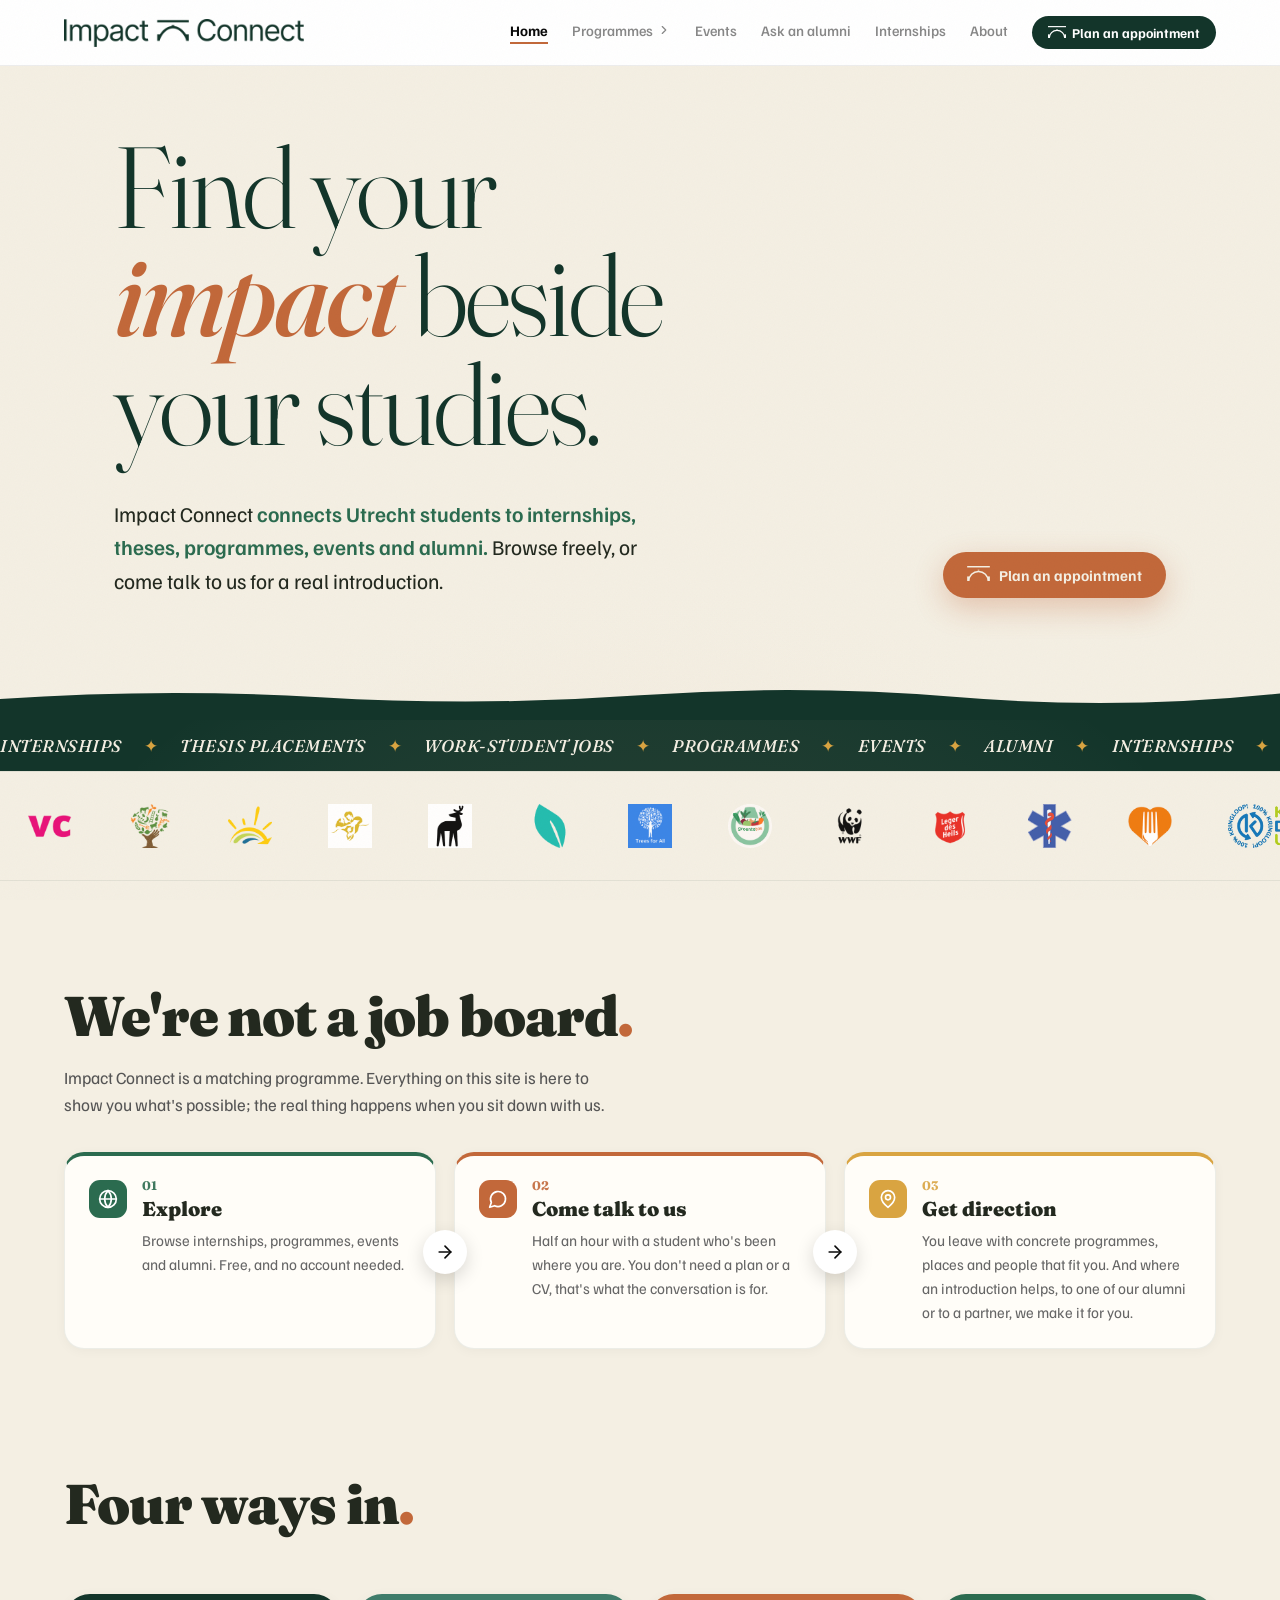
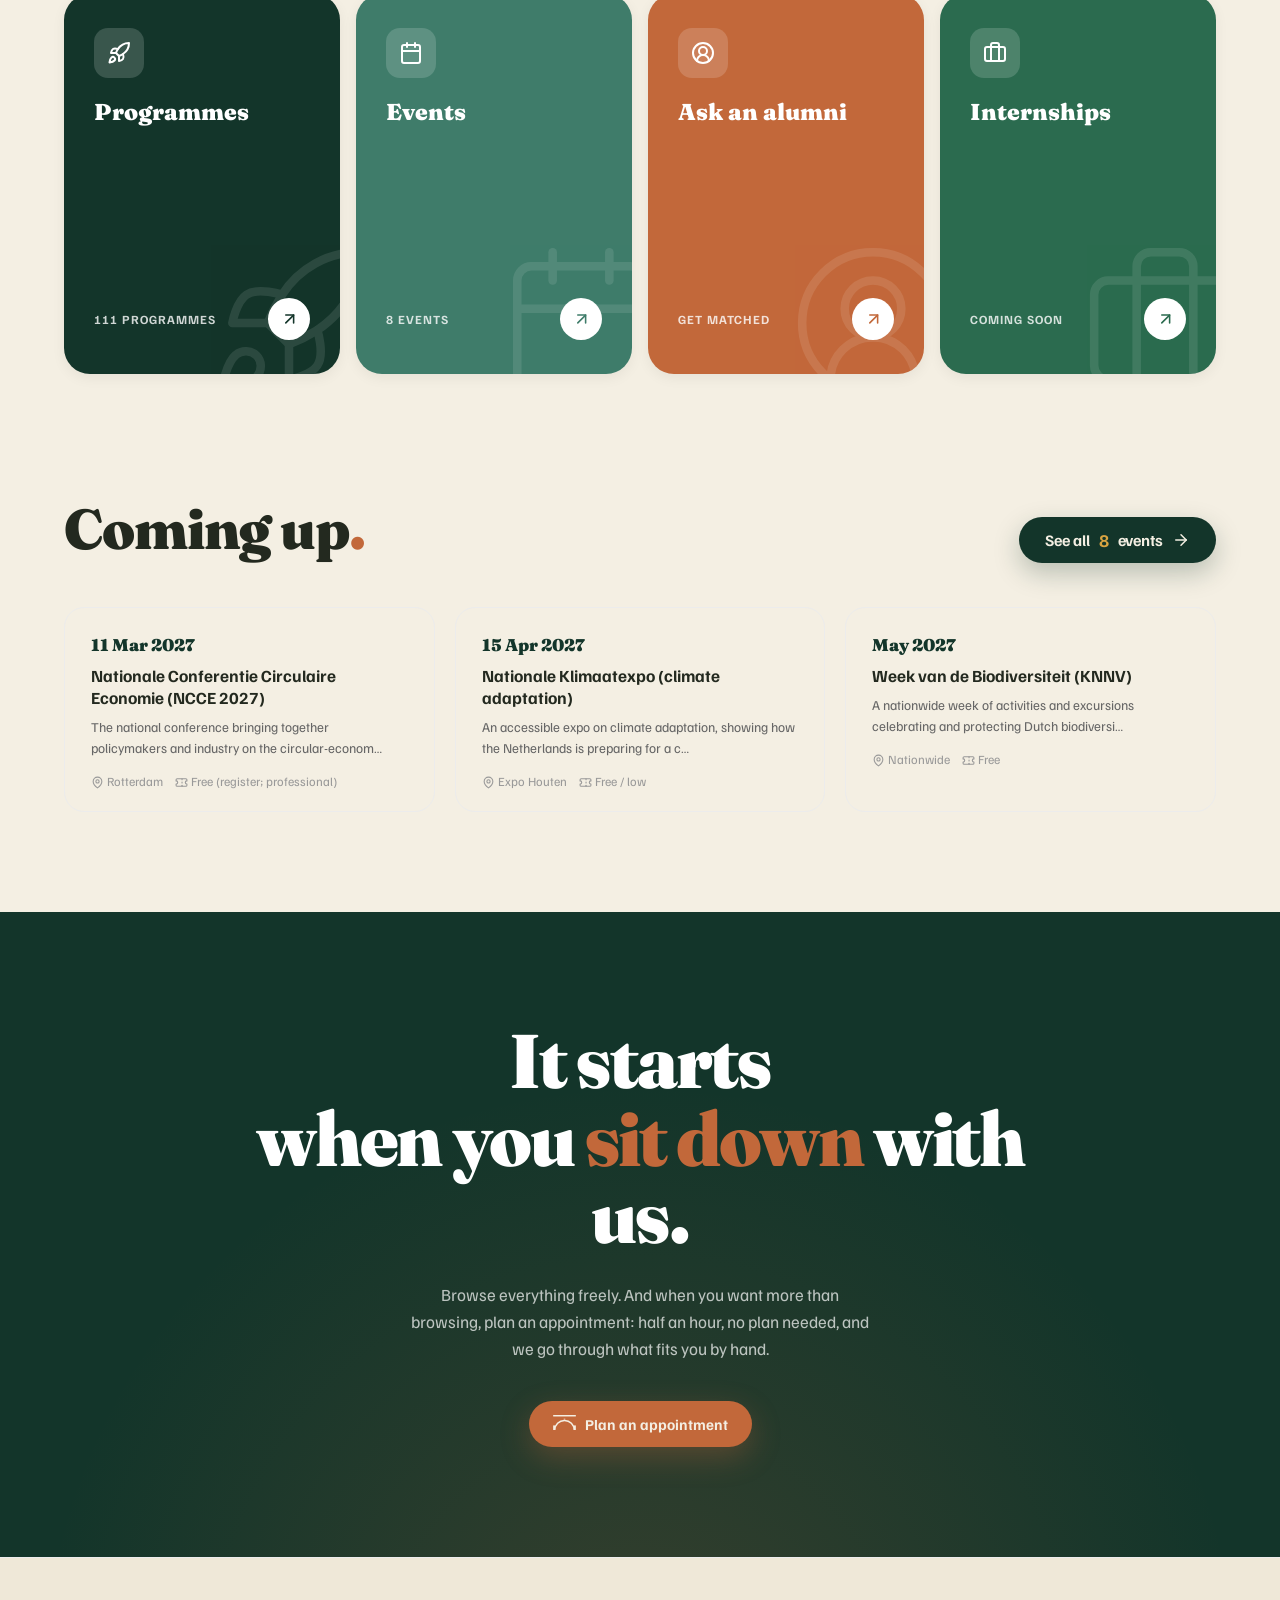
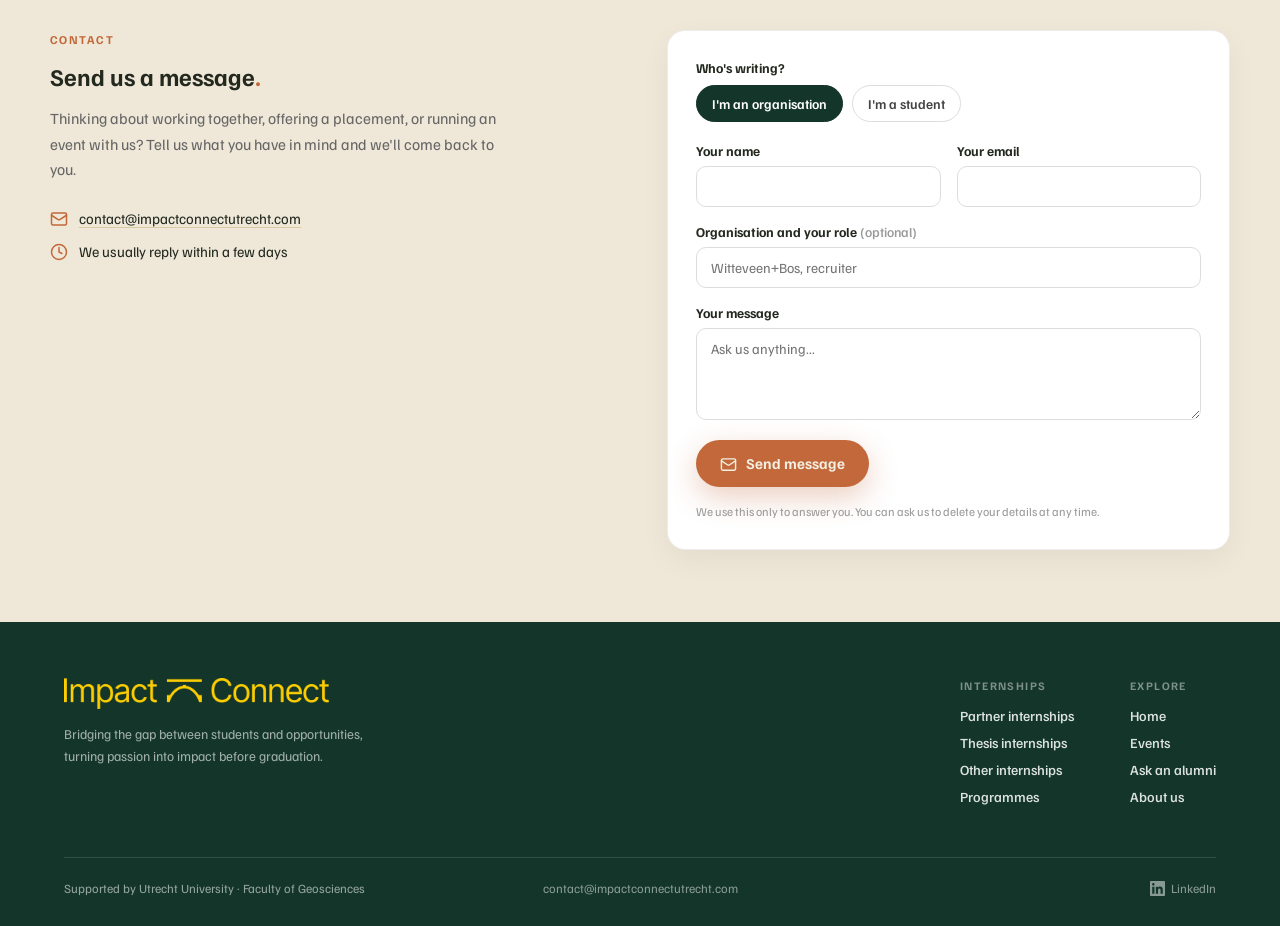
<file: index.html>
<!doctype html>
<html lang="en">
<head>
  <meta charset="UTF-8" />
  <meta name="viewport" content="width=device-width, initial-scale=1.0" />
  <title>Impact Connect</title>
  <meta name="description" content="Impact Connect helps students get experience beside their studies, even if you don't know yet what you want to do." />
  <!-- Drie varianten, met opzet. De SVG is scherp op elk formaat en is wat
       moderne browsers pakken; de .ico is de terugval voor oude browsers,
       en apple-touch-icon is het plaatje als iemand de site op zijn
       beginscherm zet. Verander je het merkteken, maak ze dan alle drie
       opnieuw (de PNG's worden getekend, niet uit de SVG gehaald). -->
  <link rel="icon" href="assets/favicon.svg" type="image/svg+xml" />
  <link rel="icon" href="assets/favicon.ico" sizes="any" />
  <link rel="apple-touch-icon" href="assets/apple-touch-icon.png" />
  <!-- 192 is een veelvoud van 48, en dat is de maat die Google wil voor
       het pictogram naast je zoekresultaat. -->
  <link rel="icon" type="image/png" sizes="192x192" href="assets/favicon-192.png" />
  <link rel="preconnect" href="https://fonts.googleapis.com" />
  <link rel="preconnect" href="https://fonts.gstatic.com" crossorigin />
  <link href="https://fonts.googleapis.com/css2?family=Fraunces:ital,opsz,wght@0,9..144,400..900;1,9..144,400..900&family=Familjen+Grotesk:wght@400;500;600;700&display=swap" rel="stylesheet" />
  <link rel="stylesheet" href="styles.css" />
</head>
<body data-page="home">
<a class="skip-link" data-t="nav.skip" href="#main">Skip to content</a>
<div id="scroll-progress"></div>

<!-- ═══ HEADER ═══════════════════════════════════════════════════════ -->
<header class="site-header">
  <!-- De officiele lockup als afbeelding. Stond hier eerst als drie losse
       stukken HTML (Impact + brugteken + Connect) met eigen letters en twee
       kleuren; dat was een benadering van het echte logo. -->
  <a class="brand" href="index.html">
    <img src="assets/logo-lockup-donker.png" alt="Impact Connect" width="240" height="28" />
  </a>
  <!-- Alleen zichtbaar op een smal scherm. Zonder deze knop viel het menu
       daar uiteen over drie regels en was de balk 139px hoog, oftewel 17%
       van een telefoonscherm, permanent. Zie initMenu() in script.js. -->
  <button class="nav-toggle" data-nav-toggle type="button"
          aria-expanded="false" aria-controls="site-nav"
          data-t-aria="nav.menu"></button>
  <nav class="site-nav" id="site-nav">
    <a class="nav-link on" href="index.html" data-t="nav.home">Home</a>
    <div class="nav-drop">
      <a class="nav-link" href="programmes.html" data-t="nav.programmes">Programmes<span class="nav-caret" data-icon="ChevronRight" data-size="14"></span></a>
      <div class="nav-drop-menu" data-prog-menu></div>
    </div>
    <a class="nav-link" href="events.html" data-t="nav.events">Events</a>
    <a class="nav-link" href="alumni.html" data-t="nav.alumni">Ask an alumni</a>
    <a class="nav-link" href="internships.html" data-t="nav.internships">Internships</a>
    <a class="nav-link" href="about.html" data-t="nav.about">About</a>
    <button class="nav-cta" data-open-form><span data-mark="currentColor" data-size="18"></span> <span data-t="nav.appointment">Plan an appointment</span></button>
    <button class="taal-knop" data-taalknop type="button">NL</button>
    <span class="saved-count"><span data-icon="Bookmark" data-size="14" data-color="#C2683A" data-fill="#C2683A"></span> <span data-saved-count>0</span></span>
    <span class="uu-cobrand"><span data-uu-logo="38"></span><span data-t="nav.uu">Utrecht<br />University</span></span>
  </nav>
</header>

<main id="main">

  <!-- ═══ HERO ═══════════════════════════════════════════════════════ -->
  <section class="hero">
    <svg class="hero-sun" viewBox="0 0 1200 600" preserveAspectRatio="xMidYMax slice" aria-hidden="true">
      <defs>
        <radialGradient id="sunfill" cx="50%" cy="100%" r="75%">
          <stop offset="0%"   stop-color="#D9A441" stop-opacity="0.30" />
          <stop offset="45%"  stop-color="#C2683A" stop-opacity="0.12" />
          <stop offset="100%" stop-color="#F4EFE3" stop-opacity="0" />
        </radialGradient>
      </defs>
      <circle cx="600" cy="640" r="430" fill="url(#sunfill)" />
    </svg>

    <div class="hero-inner">
      <h1>
        <span class="line reveal" data-delay="60" data-t="home.hero1">Find your</span>
        <span class="line reveal" data-delay="170" data-t="home.hero2"><span class="ital">impact</span> beside</span>
        <span class="line reveal" data-delay="260" data-t="home.hero3">your studies.</span>
      </h1>

      <div class="hero-bottom">
        <div class="reveal" data-delay="380">
          <p class="hero-lead" data-t="home.lead">
            Impact Connect <b>connects Utrecht students to internships, theses, programmes,
            events and alumni.</b> Browse freely, or come talk to us for a real introduction.
          </p>
        </div>
        <div class="reveal" data-delay="480">
          <!-- Eén knop. "Explore everything" stond hier ook, maar wees naar de
               internships terwijl "everything" iets anders belooft, en het
               bladeren doe je toch al via de menubalk en de vier ingangen. -->
          <div class="hero-actions">
            <button class="btn-mag primary" data-open-form><span data-mark="currentColor" data-size="23"></span> <span data-t="nav.appointment">Plan an appointment</span></button>
          </div>
        </div>
      </div>
    </div>

    <!-- met de hand gescheurde rand naar de donkere band -->
    <svg class="hero-tear" viewBox="0 0 1200 40" preserveAspectRatio="none" aria-hidden="true">
      <path d="M0 40 V18 Q 150 6 300 16 T 600 14 T 900 16 T 1200 12 V40 Z" fill="#13352A" />
    </svg>

    <div class="ticker">
      <div class="marquee"><div class="marquee-track fast">
        <span class="word" data-t="home.tick.stages">INTERNSHIPS <i>✦</i></span><span class="word" data-t="home.tick.thesis">THESIS PLACEMENTS <i>✦</i></span>
        <span class="word" data-t="home.tick.werk">WORK-STUDENT JOBS <i>✦</i></span><span class="word" data-t="home.tick.prog">PROGRAMMES <i>✦</i></span>
        <span class="word" data-t="home.tick.events">EVENTS <i>✦</i></span><span class="word" data-t="home.tick.alumni">ALUMNI <i>✦</i></span>
        <span class="word" data-t="home.tick.stages">INTERNSHIPS <i>✦</i></span><span class="word" data-t="home.tick.thesis">THESIS PLACEMENTS <i>✦</i></span>
        <span class="word" data-t="home.tick.werk">WORK-STUDENT JOBS <i>✦</i></span><span class="word" data-t="home.tick.prog">PROGRAMMES <i>✦</i></span>
        <span class="word" data-t="home.tick.events">EVENTS <i>✦</i></span><span class="word" data-t="home.tick.alumni">ALUMNI <i>✦</i></span>
      </div></div>
    </div>
  </section>

  <!-- ═══ LOGOBAND (gevuld vanuit data.js) ═══════════════════════════ -->
  <section class="logo-band">
    <div class="marquee"><div class="marquee-track slow" id="logo-band-track"></div></div>
  </section>

  <!-- ═══ HOE HET WERKT ══════════════════════════════════════════════
       Staat bewust boven "Four ways in": veel studenten kennen Impact
       Connect nog niet, dus eerst uitleggen wat het is, dan pas de deuren.
       Compacte kaartjes, want het mag geen heel scherm kosten. -->
  <section class="section">
    <div class="section-inner">
      <div class="reveal"><h2 data-t="home.geen.kop">We're not a job board<span class="dot-clay">.</span></h2></div>
      <div class="reveal" data-delay="110">
        <p class="section-lead" style="margin:0 0 34px" data-t="home.geen.lead">Impact Connect is a matching programme. Everything on this site
          is here to show you what's possible; the real thing happens when you sit down with us.</p>
      </div>
      <div class="steps-grid compact">
        <div class="reveal"><div class="step-card compact" style="border-top-color:#2B6B4F">
          <div class="badge" style="background:#2B6B4F" data-icon="Globe" data-size="20" data-color="#fff"></div>
          <div class="txt">
            <div class="num" style="color:#2B6B4F">01</div>
            <div class="ttl" data-t="home.stap1.kop">Explore</div>
            <p data-t="home.stap1.tekst">Browse internships, programmes, events and alumni. Free, and no account needed.</p>
          </div>
          <div class="step-arrow" data-icon="ArrowRight" data-size="20" data-color="#0A0A0A"></div>
        </div></div>
        <div class="reveal" data-delay="140"><div class="step-card compact" style="border-top-color:#C2683A">
          <div class="badge" style="background:#C2683A" data-icon="MessageCircle" data-size="20" data-color="#fff"></div>
          <div class="txt">
            <div class="num" style="color:#C2683A">02</div>
            <!-- Hier stond "Reach out": mail het bedrijf zelf met de concept-mail
                 die we je geven, en "Not sure yet? Come talk to us" als uitwijk.
                 Dat klopte niet met de kop erboven ("We're not a job board", "the
                 real thing happens when you sit down with us") en het maakte van
                 stap 03 een onmogelijkheid: wie zelf mailt wordt nooit door ons
                 voorgesteld. Dit zijn nu drie stappen van één route in plaats van
                 twee routes door elkaar. -->
            <div class="ttl" data-t="home.stap2.kop">Come talk to us</div>
            <p data-t="home.stap2.tekst">Half an hour with a student who's been where you are. You don't need a plan or a CV, that's what the conversation is for.</p>
          </div>
          <div class="step-arrow" data-icon="ArrowRight" data-size="20" data-color="#0A0A0A"></div>
        </div></div>
        <div class="reveal" data-delay="280"><div class="step-card compact" style="border-top-color:#D9A441">
          <!-- Een speld: stap 03 zegt dat je weggaat met concrete plekken en
               mensen. De drie stappen worden zo Globe, tekstballon, speld:
               rondkijken, praten, ergens naartoe. Er stond een sterretje, en
               dat leest inmiddels als "hier zit AI in". -->
          <div class="badge" style="background:#D9A441" data-icon="MapPin" data-size="20" data-color="#fff"></div>
          <div class="txt">
            <div class="num" style="color:#D9A441">03</div>
            <div class="ttl" data-t="home.stap3.kop">Get direction</div>
            <p data-t="home.stap3.tekst">You leave with concrete programmes, places and people that fit you. And where an introduction helps, to one of our alumni or to a partner, we make it for you.</p>
          </div>
        </div></div>
      </div>
    </div>
  </section>

  <!-- ═══ VIER INGANGEN ══════════════════════════════════════════════ -->
  <section class="section">
    <div class="section-inner">
      <div class="reveal"><h2 style="margin:0 0 56px" data-t="home.ingangen.kop">Four ways in<span class="dot-clay">.</span></h2></div>
      <div class="cat-row">
        <a class="cat-panel" href="programmes.html" style="background:#13352A">
          <div class="ghost" data-icon="Rocket" data-size="170" data-stroke="1.2"></div>
          <div class="top">
            <div class="badge" data-icon="Rocket" data-size="24"></div>
            <h3 data-t="home.in1.kop">Programmes</h3>
            <p data-t="home.in1.tekst">Selective programmes that build your skills and CV, come talk to us</p>
          </div>
          <div class="cat-foot">
            <span class="count" data-cat-count="programmes"></span>
            <span class="go" style="color:#13352A" data-icon="ArrowRight" data-size="19"></span>
          </div>
        </a>
        <a class="cat-panel" href="events.html" style="background:#3F7C6A">
          <div class="ghost" data-icon="Calendar" data-size="170" data-stroke="1.2"></div>
          <div class="top">
            <div class="badge" data-icon="Calendar" data-size="24"></div>
            <h3 data-t="home.in2.kop">Events</h3>
            <p data-t="home.in2.tekst">Conferences, fairs and festivals full of people with the same passion as you</p>
          </div>
          <div class="cat-foot">
            <span class="count" data-cat-count="events"></span>
            <span class="go" style="color:#3F7C6A" data-icon="ArrowRight" data-size="19"></span>
          </div>
        </a>
        <a class="cat-panel" href="alumni.html" style="background:#C2683A">
          <div class="ghost" data-icon="UserCircle2" data-size="170" data-stroke="1.2"></div>
          <div class="top">
            <div class="badge" data-icon="UserCircle2" data-size="24"></div>
            <h3 data-t="home.in3.kop">Ask an alumni</h3>
            <p data-t="home.in3.tekst">Tell us who you'd like to speak to, we go through our list and hand you their details</p>
          </div>
          <div class="cat-foot">
            <span class="count" data-cat-count="alumni"></span>
            <span class="go" style="color:#C2683A" data-icon="ArrowRight" data-size="19"></span>
          </div>
        </a>
        <a class="cat-panel" href="internships.html" style="background:#2B6B4F">
          <div class="ghost" data-icon="Briefcase" data-size="170" data-stroke="1.2"></div>
          <div class="top">
            <div class="badge" data-icon="Briefcase" data-size="24"></div>
            <h3 data-t="home.in4.kop">Internships</h3>
            <p data-t="home.in4.tekst">Partner roles, thesis placements and work-student jobs, we make the introduction</p>
          </div>
          <div class="cat-foot">
            <span class="count" data-cat-count="internships"></span>
            <span class="go" style="color:#2B6B4F" data-icon="ArrowRight" data-size="19"></span>
          </div>
        </a>
      </div>
    </div>
  </section>

  <!-- ═══ PARTNERMUUR ════════════════════════════════════════════════
       Hier stond "What's possible": een raster met twintig bedrijven.
       Weggehaald omdat alle twintig verzonnen waren. De werking staat er
       nog (WALL in data.js, initWall() in script.js, .wall-* in styles.css);
       zet dit blok terug zodra er echte partners in WALL staan.

  <section class="wall-section">
    <div class="wall-watermark" data-mark="#ffffff" data-size="460"></div>
    <div class="section-inner" style="position:relative">
      <div class="reveal"><h2>What's possible<span class="dot-clay">.</span></h2></div>
      <div class="reveal" data-delay="110">
        <p class="section-lead"><span id="wall-count"></span>+ companies, institutes and programmes where students before you found their internship, thesis or job. Pick a world, see who's in it.</p>
      </div>
      <div class="reveal" data-delay="200"><div class="wall-cats" id="wall-cats"></div></div>
      <div class="reveal" data-delay="280"><div class="wall-grid" id="wall-grid"></div></div>
      <div class="reveal" data-delay="360">
        <p class="wall-note">Illustrative network, placeholder logos shown while partnerships are confirmed.</p>
      </div>
    </div>
  </section>
  ═════════════════════════════════════════════════════════════════ -->

  <!-- ═══ EERSTVOLGENDE EVENTS ═══════════════════════════════════════ -->
  <section class="section">
    <div class="section-inner">
      <div class="teaser-head">
        <div class="reveal"><h2 style="margin:0" data-t="home.events.kop">Coming up<span class="dot-clay">.</span></h2></div>
        <div class="reveal" data-delay="100">
          <!-- Het aantal is het hele argument om te klikken: hieronder staan er
               drie, in werkelijkheid veel meer. Daarom een gevulde knop met het
               getal groot in oker, niet een grijs randje dat wegvalt. -->
          <a class="btn-all" href="events.html">
            <span data-t="home.events.alle1">See all</span> <b data-events-count></b> <span data-t="home.events.alle2">events</span>
            <span class="arr" data-icon="ArrowRight" data-size="18"></span>
          </a>
        </div>
      </div>
      <div class="teaser-grid" id="events-teaser"></div>
    </div>
  </section>

  <!-- ═══ CITAAT ══════════════════════════════════════════════════════
       Hier stond een donkere sectie met een quote van een student over een
       thesis-stage. Verzonnen, net als de partnermuur, dus weggehaald; de
       hele markup is daarna ook geschrapt omdat het bedrijf waar het over
       ging er niet meer is.

       Wil je hier een echte quote neerzetten, dan is de opmaak er nog:
       .quote-section, .quote-mark, .quote-by en .quote-avatar in styles.css.
       Een <section class="quote-section"> met daarin een <blockquote> en een
       <div class="quote-by"> met naam en studie is genoeg.
  ═════════════════════════════════════════════════════════════════ -->

  <!-- ═══ SLOT-CTA ═══════════════════════════════════════════════════ -->
  <section class="final-cta">
    <div class="glow"></div>
    <div class="inner">
      <!-- Deze kop pakt met opzet de zin uit "We're not a job board" hierboven
           weer op. Stond eerst "Your lucky conversation is here"; dat zei niet
           waar het om gaat, en "lucky" suggereert dat het toeval is. -->
      <div class="reveal"><h2 data-t="home.slot.kop">It starts<br />when you <em>sit down</em> with us.</h2></div>
      <div class="reveal" data-delay="140">
        <!-- De kop zegt dat het gesprek het punt is; deze alinea maakte er
             daarna weer iets van voor wie het niet weet ("if you're not sure
             where to start, plan an appointment"). Nu nodigt hij iedereen uit,
             met erbij wat het gesprek concreet is. -->
        <p data-t="home.slot.tekst">Browse everything freely. And when you want more than browsing, plan an appointment: half an hour, no plan needed, and we go through what fits you by hand.</p>
      </div>
      <div class="reveal" data-delay="260">
        <div style="display:flex;justify-content:center">
          <button class="btn-mag primary" data-open-form><span data-mark="currentColor" data-size="23"></span> <span data-t="nav.appointment">Plan an appointment</span></button>
        </div>
      </div>
    </div>
  </section>

  <!-- ═══ CONTACT ═════════════════════════════════════════════════════
       Voor alles wat geen afspraak is: een vraag, een tip voor een event,
       of iemand die liever niet door vier stappen klikt. Gaat naar
       hetzelfde Apps Script als de andere twee formulieren (FORM_ENDPOINT
       in data.js), met formulier: "contact". Lukt versturen niet, dan
       opent het mailprogramma met dezelfde tekst erin.
  ═════════════════════════════════════════════════════════════════════ -->
  <section class="contact-section" id="contact">
    <div class="contact-layout">
      <div class="contact-intro reveal">
        <p class="eyebrow" data-t="ct.eyebrow">Contact</p>
        <h2 data-t="ct.kop">Send us a message<span class="dot-clay">.</span></h2>
        <p data-ct-lead>A question, an idea, an event we should know about, or you would simply rather write than fill in the appointment form. Tell us what is on your mind and one of us gets back to you.</p>
        <ul class="contact-details">
          <li><span data-icon="Mail" data-size="18" data-color="#C2683A"></span>
            <a href="mailto:contact@impactconnectutrecht.com">contact@impactconnectutrecht.com</a></li>
          <li><span data-icon="Clock" data-size="18" data-color="#C2683A"></span>
            <span data-t="ct.termijn">We usually reply within a few days</span></li>
        </ul>
      </div>

      <form class="contact-form reveal" data-delay="140" data-contact-form novalidate>
        <!-- Wie schrijft er? Niet alleen om het derde veld te veranderen: de
             keuze gaat mee naar de mail en de sheet, zodat een bericht van een
             organisatie meteen bij de juiste persoon terechtkomt. Organisatie
             staat vooraan en standaard aan: een student heeft op deze site al
             het afspraakformulier, de alumnilijst en de events, terwijl dit
             voor een organisatie de enige ingang is. -->
        <div class="ct-field ct-soort">
          <span class="chip-label" data-t="ct.soort">Who's writing?</span>
          <div class="chip-row">
            <button type="button" class="chip on" data-ct-soort="Organisation" data-t="ct.soort.org">I'm an organisation</button>
            <button type="button" class="chip" data-ct-soort="Student" data-t="ct.soort.student">I'm a student</button>
          </div>
        </div>
        <div class="ct-row">
          <div class="ct-field">
            <label for="ct-naam" data-t="ct.naam">Your name</label>
            <input type="text" id="ct-naam" name="naam" autocomplete="name" required />
          </div>
          <div class="ct-field">
            <label for="ct-email" data-t="ct.email">Your email</label>
            <input type="email" id="ct-email" name="email" autocomplete="email" inputmode="email" required />
          </div>
        </div>
        <div class="ct-field">
          <label for="ct-studie"><span data-ct-veldnaam>Study and year</span> <span class="ct-opt" data-t="form.optioneel">(optional)</span></label>
          <input type="text" id="ct-studie" name="studie" placeholder="MSc Sustainable Development, year 1" />
        </div>
        <div class="ct-field">
          <label for="ct-bericht" data-t="ct.bericht">Your message</label>
          <textarea id="ct-bericht" name="bericht" rows="4" required data-t-placeholder="ct.bericht.hint" placeholder="Ask us anything..."></textarea>
        </div>

        <!-- Spamval: staat uit beeld, mensen zien hem niet, bots vullen hem
             wel in. Zit er iets in, dan versturen we niets. -->
        <div class="ct-val" aria-hidden="true">
          <label for="ct-website">Website</label>
          <input type="text" id="ct-website" name="website" tabindex="-1" autocomplete="off" />
        </div>

        <button type="submit" class="btn-mag primary ct-verstuur">
          <span data-icon="Mail" data-size="17"></span> <span data-t="ct.knop">Send message</span>
        </button>
        <p class="form-note" data-t="ct.privacy">We use this only to answer you. You can ask us to delete your details at any time.</p>
        <div class="ct-fout" role="alert" hidden></div>
        <div class="ct-gelukt" role="status" aria-live="polite" hidden></div>
      </form>
    </div>
  </section>

</main>

<!-- ═══ FOOTER ═══════════════════════════════════════════════════════ -->
<footer class="site-footer">
  <div class="footer-inner">
    <div class="footer-top">
      <div>
        <!-- In de voettekst de gele versie: op het donkergroen haalt die een
             contrast van 8,9 : 1. Op de witte balk hierboven zou dezelfde
             gele lockup op 1,5 : 1 uitkomen en dus onleesbaar zijn; daar
             staat de donkere. -->
        <div class="footer-brand">
          <img src="assets/logo-lockup-geel.png" alt="Impact Connect" width="270" height="31" />
        </div>
        <p data-t="footer.blurb">Bridging the gap between students and opportunities, turning passion into impact before graduation.</p>
      </div>
      <div class="footer-cols">
        <div>
          <div class="head" data-t="footer.internships">Internships</div>
          <a href="internships.html" data-t="footer.partner">Partner internships</a>
          <a href="thesis.html" data-t="footer.thesis">Thesis internships</a>
          <a href="other-internships.html" data-t="footer.other">Other internships</a>
          <a href="programmes.html" data-t="footer.programmes">Programmes</a>
        </div>
        <div>
          <div class="head" data-t="footer.explore">Explore</div>
          <a href="index.html" data-t="nav.home">Home</a>
          <a href="events.html" data-t="nav.events">Events</a>
          <a href="alumni.html" data-t="nav.alumni">Ask an alumni</a>
          <a href="about.html" data-t="footer.about">About us</a>
        </div>
      </div>
    </div>
    <div class="footer-bottom">
      <span class="uu"><span data-uu-logo="28"></span> <span data-t="footer.uu">Supported by Utrecht University · Faculty of Geosciences</span></span>
      <a class="note" href="mailto:contact@impactconnectutrecht.com">contact@impactconnectutrecht.com</a>
      <!-- Wordt gevuld door script.js uit LINKEDIN_IMPACT_CONNECT in data.js.
           Staat daar niets, dan blijft dit leeg en zie je hier niets. -->
      <a class="note footer-li" data-linkedin-ic hidden></a>
    </div>
  </div>
</footer>

<script src="icons.js"></script>
<script src="vertalingen.js"></script>
<script src="data.js"></script>
<script src="script.js"></script>
</body>
</html>
</file>
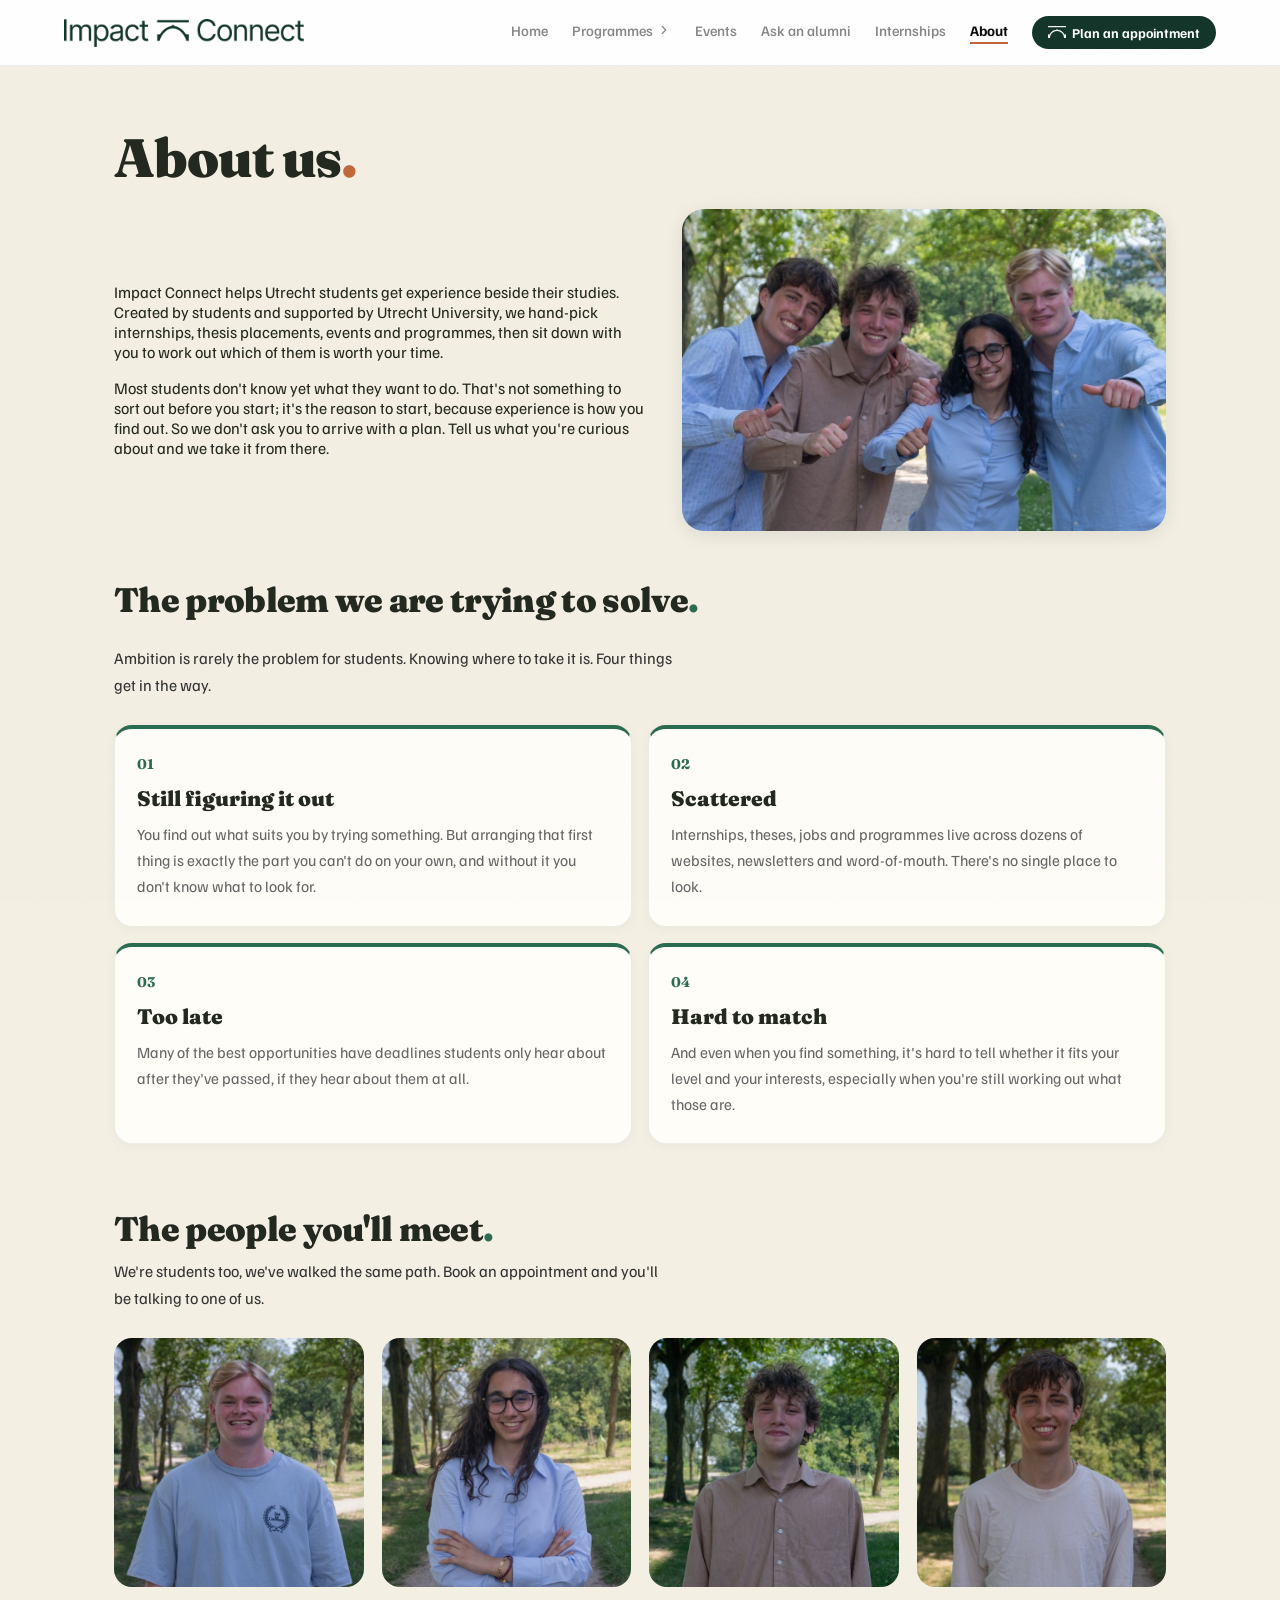
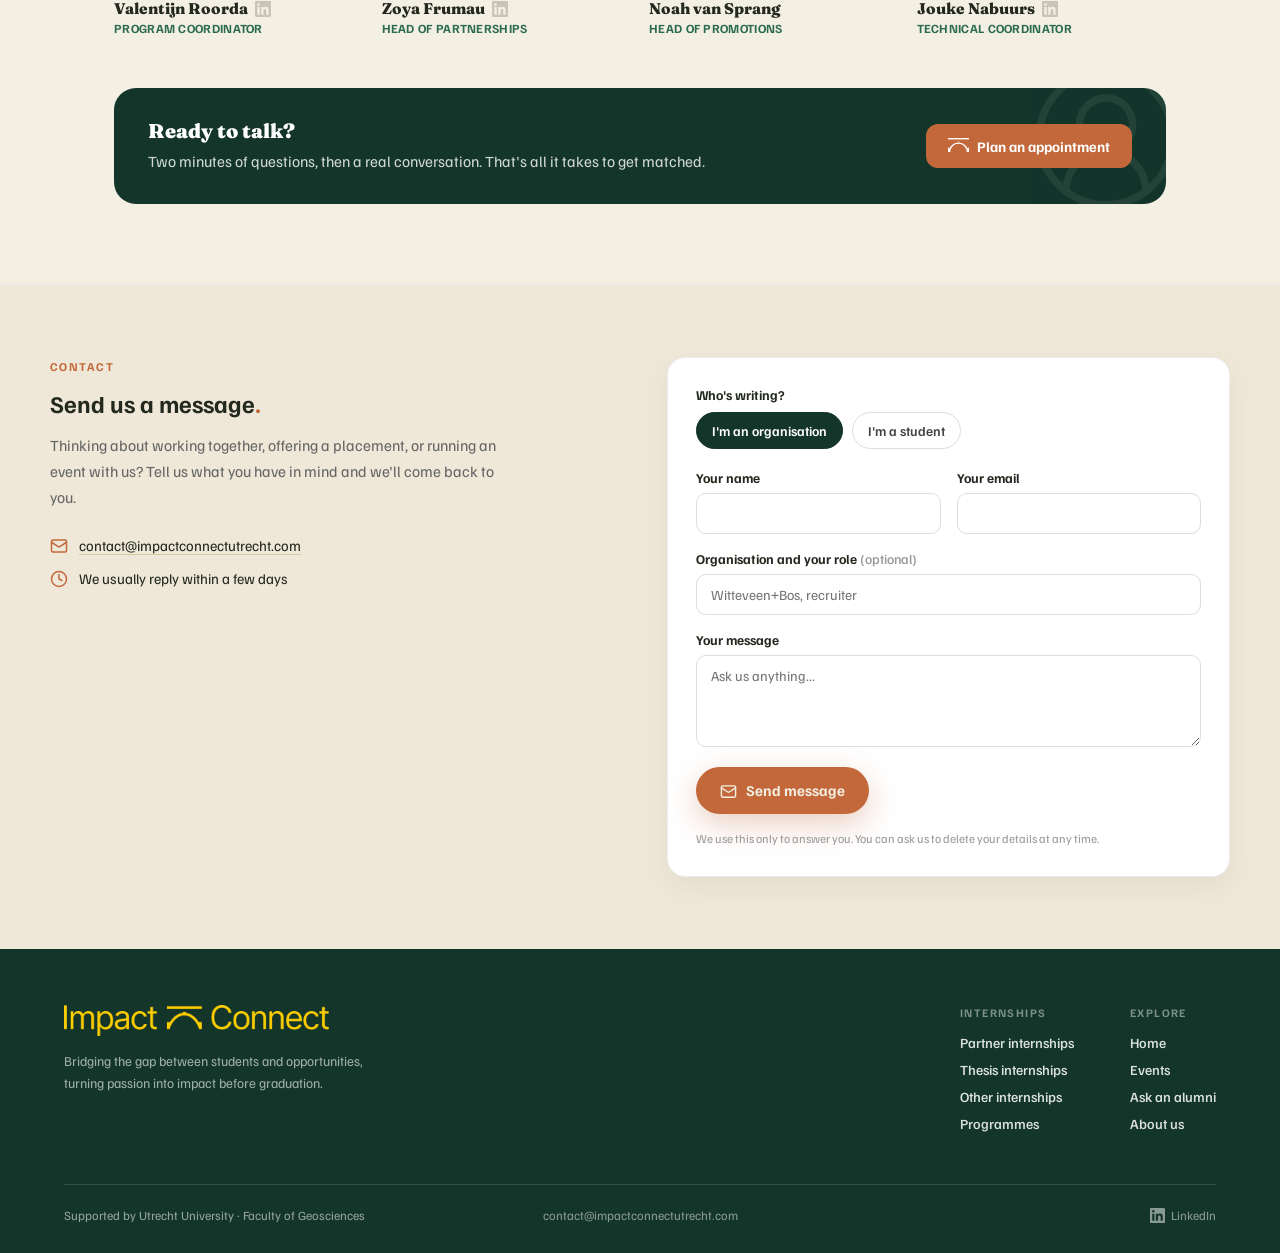
<file: about.html>
<!doctype html>
<html lang="en">
<head>
  <meta charset="UTF-8" />
  <meta name="viewport" content="width=device-width, initial-scale=1.0" />
  <title>About us · Impact Connect</title>
  <meta name="description" content="Impact Connect helps students get experience beside their studies, even if you don't know yet what you want to do." />
  <!-- Drie varianten, met opzet. De SVG is scherp op elk formaat en is wat
       moderne browsers pakken; de .ico is de terugval voor oude browsers,
       en apple-touch-icon is het plaatje als iemand de site op zijn
       beginscherm zet. Verander je het merkteken, maak ze dan alle drie
       opnieuw (de PNG's worden getekend, niet uit de SVG gehaald). -->
  <link rel="icon" href="assets/favicon.svg" type="image/svg+xml" />
  <link rel="icon" href="assets/favicon.ico" sizes="any" />
  <link rel="apple-touch-icon" href="assets/apple-touch-icon.png" />
  <!-- 192 is een veelvoud van 48, en dat is de maat die Google wil voor
       het pictogram naast je zoekresultaat. -->
  <link rel="icon" type="image/png" sizes="192x192" href="assets/favicon-192.png" />
  <link rel="preconnect" href="https://fonts.googleapis.com" />
  <link rel="preconnect" href="https://fonts.gstatic.com" crossorigin />
  <link href="https://fonts.googleapis.com/css2?family=Fraunces:ital,opsz,wght@0,9..144,400..900;1,9..144,400..900&family=Familjen+Grotesk:wght@400;500;600;700&display=swap" rel="stylesheet" />
  <link rel="stylesheet" href="styles.css" />
</head>
<body data-page="about">
<a class="skip-link" data-t="nav.skip" href="#main">Skip to content</a>
<div id="scroll-progress"></div>

<!-- ═══ HEADER ═══════════════════════════════════════════════════════ -->
<header class="site-header">
  <!-- De officiele lockup als afbeelding. Stond hier eerst als drie losse
       stukken HTML (Impact + brugteken + Connect) met eigen letters en twee
       kleuren; dat was een benadering van het echte logo. -->
  <a class="brand" href="index.html">
    <img src="assets/logo-lockup-donker.png" alt="Impact Connect" width="240" height="28" />
  </a>
  <!-- Alleen zichtbaar op een smal scherm. Zonder deze knop viel het menu
       daar uiteen over drie regels en was de balk 139px hoog, oftewel 17%
       van een telefoonscherm, permanent. Zie initMenu() in script.js. -->
  <button class="nav-toggle" data-nav-toggle type="button"
          aria-expanded="false" aria-controls="site-nav"
          data-t-aria="nav.menu"></button>
  <nav class="site-nav" id="site-nav">
    <a class="nav-link" href="index.html" data-t="nav.home">Home</a>
    <div class="nav-drop">
      <a class="nav-link" href="programmes.html" data-t="nav.programmes">Programmes<span class="nav-caret" data-icon="ChevronRight" data-size="14"></span></a>
      <div class="nav-drop-menu" data-prog-menu></div>
    </div>
    <a class="nav-link" href="events.html" data-t="nav.events">Events</a>
    <a class="nav-link" href="alumni.html" data-t="nav.alumni">Ask an alumni</a>
    <a class="nav-link" href="internships.html" data-t="nav.internships">Internships</a>
    <a class="nav-link on" href="about.html" data-t="nav.about">About</a>
    <button class="nav-cta" data-open-form><span data-mark="currentColor" data-size="18"></span> <span data-t="nav.appointment">Plan an appointment</span></button>
    <button class="taal-knop" data-taalknop type="button">NL</button>
    <span class="saved-count"><span data-icon="Bookmark" data-size="14" data-color="#C2683A" data-fill="#C2683A"></span> <span data-saved-count>0</span></span>
    <span class="uu-cobrand"><span data-uu-logo="38"></span><span data-t="nav.uu">Utrecht<br />University</span></span>
  </nav>
</header>

<main id="main" class="page">
  <div class="page-body narrow about">
    <h1 data-t="ab.kop">About us<span class="dot-clay">.</span></h1>
    <div class="about-intro">
      <div class="about-intro-text">
        <!-- Eerst wat het is, dan pas waarom. De pagina opende hiervoor met het
             probleem, en daaronder staat een hele sectie die "The problem we
             are trying to solve" heet: twee keer het probleem voordat er iets
             van een oplossing stond.

             Weggehaald: "we work differently from a job board" en de zin over
             introducties. Allebei staan ze al op de homepage, de tweede zelfs
             woordelijk. Het probleem staat er nu een keer, als de reden dat
             deze aanpak werkt in plaats van als klacht. -->
        <p data-t="ab.intro1">Impact Connect helps Utrecht students get experience beside their studies. Created by students and supported by Utrecht University, we hand-pick internships, thesis placements, events and programmes, then sit down with you to work out which of them is worth your time.</p>
        <p data-t="ab.intro2">Most students don't know yet what they want to do. That's not something to sort out before you start; it's the reason to start, because experience is how you find out. So we don't ask you to arrive with a plan. Tell us what you're curious about and we take it from there.</p>
      </div>
      <figure class="about-intro-photo">
        <img src="assets/team/team-group.jpg" alt="The Impact Connect team" data-t-alt="ab.foto" />
      </figure>
    </div>

    <!-- Stond eerst op de homepage. Dit verhaal is voor wie wil weten waarom
         Impact Connect bestaat, en die persoon komt hier kijken, niet daar. -->
    <h2 data-t="ab.waarom.kop">The problem we are trying to solve<span class="dot-green">.</span></h2>
    <p class="team-lead" data-t="ab.waarom.lead">Ambition is rarely the problem for students. Knowing where to take it is.
      Four things get in the way.</p>
    <!-- Kaartje 01 is er later bij gekomen en staat bewust vooraan: het is het
         obstakel dat je tegenkomt vóórdat je begint te zoeken, en het is de
         reden dat de rest van de site bestaat. Vier kaartjes worden 2x2 door de
         klasse "two"; op auto-fit zouden ze op een breed scherm op één rij
         belanden en dan wordt elk kaartje een smalle kolom. -->
    <div class="about-grid two">
      <div class="about-card">
        <div class="num">01</div>
        <div class="ttl" data-t="ab.k1.kop">Still figuring it out</div>
        <p data-t="ab.k1.tekst">You find out what suits you by trying something. But arranging that first thing is exactly the part you can't do on your own, and without it you don't know what to look for.</p>
      </div>
      <div class="about-card">
        <div class="num">02</div>
        <div class="ttl" data-t="ab.k2.kop">Scattered</div>
        <p data-t="ab.k2.tekst">Internships, theses, jobs and programmes live across dozens of websites, newsletters and word-of-mouth. There's no single place to look.</p>
      </div>
      <div class="about-card">
        <div class="num">03</div>
        <div class="ttl" data-t="ab.k3.kop">Too late</div>
        <p data-t="ab.k3.tekst">Many of the best opportunities have deadlines students only hear about after they've passed, if they hear about them at all.</p>
      </div>
      <div class="about-card">
        <div class="num">04</div>
        <div class="ttl" data-t="ab.k4.kop">Hard to match</div>
        <p data-t="ab.k4.tekst">And even when you find something, it's hard to tell whether it fits your level and your interests, especially when you're still working out what those are.</p>
      </div>
    </div>

    <!-- Hier stond "How it works": vier kaartjes (Explore, Reach out, Or book
         us, Launch). Weggehaald omdat dat verhaal al op de homepage staat, in
         "We're not a job board", en daar komt iedereen als eerste langs. Twee
         keer dezelfde stappen op één site maakt de about-pagina lang zonder er
         iets aan toe te voegen. Wil je het terug, kijk dan in de homepage-
         versie: die staat in index.html onder HOE HET WERKT. -->

    <h2 style="margin-top:64px;margin-bottom:8px" data-t="ab.team.kop">The people you'll meet<span class="dot-green">.</span></h2>
    <p class="team-lead" data-t="ab.team.lead">We're students too, we've walked the same path. Book an appointment and you'll be talking to one of us.</p>
    <div class="team-grid">
      <div>
        <div class="portrait"><img src="assets/team/valentijn.jpg" alt="Valentijn Roorda" loading="lazy" /></div>
        <div class="name">Valentijn Roorda</div>
        <div class="role" data-t="ab.rol.prog">Program coordinator</div>
      </div>
      <div>
        <div class="portrait"><img src="assets/team/zoya.jpg" alt="Zoya Frumau" loading="lazy" /></div>
        <div class="name">Zoya Frumau</div>
        <div class="role" data-t="ab.rol.partners">Head of partnerships</div>
      </div>
      <div>
        <div class="portrait"><img src="assets/team/noah.jpg" alt="Noah van Sprang" loading="lazy" /></div>
        <div class="name">Noah van Sprang</div>
        <div class="role" data-t="ab.rol.promo">Head of promotions</div>
      </div>
      <div>
        <div class="portrait"><img src="assets/team/jouke.jpg" alt="Jouke Nabuurs" loading="lazy" /></div>
        <div class="name">Jouke Nabuurs</div>
        <div class="role" data-t="ab.rol.tech">Technical coordinator</div>
      </div>
    </div>

    <div class="banner">
      <div class="ghost" data-icon="UserCircle2" data-size="160" data-stroke="1.1"></div>
      <div class="body">
        <div class="ttl" style="font-size:20px" data-t="ab.cta.kop">Ready to talk?</div>
        <p data-t="ab.cta.tekst">Two minutes of questions, then a real conversation. That's all it takes to get matched.</p>
      </div>
      <!-- De tekst zit in een eigen span, net als in de menubalk: data-t
           vervangt de hele inhoud van het element, en dan zou het sterretje
           hiernaast verdwijnen zodra je naar Nederlands wisselt. -->
      <button class="cta" data-open-form><span data-mark="currentColor" data-size="21"></span> <span data-t="nav.appointment">Plan an appointment</span></button>
    </div>
  </div>

  <!-- ═══ CONTACT ═════════════════════════════════════════════════════
       Voor alles wat geen afspraak is: een vraag, een tip voor een event,
       of iemand die liever niet door vier stappen klikt. Gaat naar
       hetzelfde Apps Script als de andere twee formulieren (FORM_ENDPOINT
       in data.js), met formulier: "contact". Lukt versturen niet, dan
       opent het mailprogramma met dezelfde tekst erin.
  ═════════════════════════════════════════════════════════════════════ -->
  <section class="contact-section" id="contact">
    <div class="contact-layout">
      <div class="contact-intro reveal">
        <p class="eyebrow" data-t="ct.eyebrow">Contact</p>
        <h2 data-t="ct.kop">Send us a message<span class="dot-clay">.</span></h2>
        <p data-ct-lead>A question, an idea, an event we should know about, or you would simply rather write than fill in the appointment form. Tell us what is on your mind and one of us gets back to you.</p>
        <ul class="contact-details">
          <li><span data-icon="Mail" data-size="18" data-color="#C2683A"></span>
            <a href="mailto:contact@impactconnectutrecht.com">contact@impactconnectutrecht.com</a></li>
          <li><span data-icon="Clock" data-size="18" data-color="#C2683A"></span>
            <span data-t="ct.termijn">We usually reply within a few days</span></li>
        </ul>
      </div>

      <form class="contact-form reveal" data-delay="140" data-contact-form novalidate>
        <!-- Wie schrijft er? Niet alleen om het derde veld te veranderen: de
             keuze gaat mee naar de mail en de sheet, zodat een bericht van een
             organisatie meteen bij de juiste persoon terechtkomt. Organisatie
             staat vooraan en standaard aan: een student heeft op deze site al
             het afspraakformulier, de alumnilijst en de events, terwijl dit
             voor een organisatie de enige ingang is. -->
        <div class="ct-field ct-soort">
          <span class="chip-label" data-t="ct.soort">Who's writing?</span>
          <div class="chip-row">
            <button type="button" class="chip on" data-ct-soort="Organisation" data-t="ct.soort.org">I'm an organisation</button>
            <button type="button" class="chip" data-ct-soort="Student" data-t="ct.soort.student">I'm a student</button>
          </div>
        </div>
        <div class="ct-row">
          <div class="ct-field">
            <label for="ct-naam" data-t="ct.naam">Your name</label>
            <input type="text" id="ct-naam" name="naam" autocomplete="name" required />
          </div>
          <div class="ct-field">
            <label for="ct-email" data-t="ct.email">Your email</label>
            <input type="email" id="ct-email" name="email" autocomplete="email" inputmode="email" required />
          </div>
        </div>
        <div class="ct-field">
          <label for="ct-studie"><span data-ct-veldnaam>Study and year</span> <span class="ct-opt" data-t="form.optioneel">(optional)</span></label>
          <input type="text" id="ct-studie" name="studie" placeholder="MSc Sustainable Development, year 1" />
        </div>
        <div class="ct-field">
          <label for="ct-bericht" data-t="ct.bericht">Your message</label>
          <textarea id="ct-bericht" name="bericht" rows="4" required data-t-placeholder="ct.bericht.hint" placeholder="Ask us anything..."></textarea>
        </div>

        <!-- Spamval: staat uit beeld, mensen zien hem niet, bots vullen hem
             wel in. Zit er iets in, dan versturen we niets. -->
        <div class="ct-val" aria-hidden="true">
          <label for="ct-website">Website</label>
          <input type="text" id="ct-website" name="website" tabindex="-1" autocomplete="off" />
        </div>

        <button type="submit" class="btn-mag primary ct-verstuur">
          <span data-icon="Mail" data-size="17"></span> <span data-t="ct.knop">Send message</span>
        </button>
        <p class="form-note" data-t="ct.privacy">We use this only to answer you. You can ask us to delete your details at any time.</p>
        <div class="ct-fout" role="alert" hidden></div>
        <div class="ct-gelukt" role="status" aria-live="polite" hidden></div>
      </form>
    </div>
  </section>

</main>

<!-- ═══ FOOTER ═══════════════════════════════════════════════════════ -->
<footer class="site-footer">
  <div class="footer-inner">
    <div class="footer-top">
      <div>
        <!-- In de voettekst de gele versie: op het donkergroen haalt die een
             contrast van 8,9 : 1. Op de witte balk hierboven zou dezelfde
             gele lockup op 1,5 : 1 uitkomen en dus onleesbaar zijn; daar
             staat de donkere. -->
        <div class="footer-brand">
          <img src="assets/logo-lockup-geel.png" alt="Impact Connect" width="270" height="31" />
        </div>
        <p data-t="footer.blurb">Bridging the gap between students and opportunities, turning passion into impact before graduation.</p>
      </div>
      <div class="footer-cols">
        <div>
          <div class="head" data-t="footer.internships">Internships</div>
          <a href="internships.html" data-t="footer.partner">Partner internships</a>
          <a href="thesis.html" data-t="footer.thesis">Thesis internships</a>
          <a href="other-internships.html" data-t="footer.other">Other internships</a>
          <a href="programmes.html" data-t="footer.programmes">Programmes</a>
        </div>
        <div>
          <div class="head" data-t="footer.explore">Explore</div>
          <a href="index.html" data-t="nav.home">Home</a>
          <a href="events.html" data-t="nav.events">Events</a>
          <a href="alumni.html" data-t="nav.alumni">Ask an alumni</a>
          <a href="about.html" data-t="footer.about">About us</a>
        </div>
      </div>
    </div>
    <div class="footer-bottom">
      <span class="uu"><span data-uu-logo="28"></span> <span data-t="footer.uu">Supported by Utrecht University · Faculty of Geosciences</span></span>
      <a class="note" href="mailto:contact@impactconnectutrecht.com">contact@impactconnectutrecht.com</a>
      <!-- Wordt gevuld door script.js uit LINKEDIN_IMPACT_CONNECT in data.js.
           Staat daar niets, dan blijft dit leeg en zie je hier niets. -->
      <a class="note footer-li" data-linkedin-ic hidden></a>
    </div>
  </div>
</footer>

<script src="icons.js"></script>
<script src="vertalingen.js"></script>
<script src="data.js"></script>
<script src="script.js"></script>
</body>
</html>
</file>
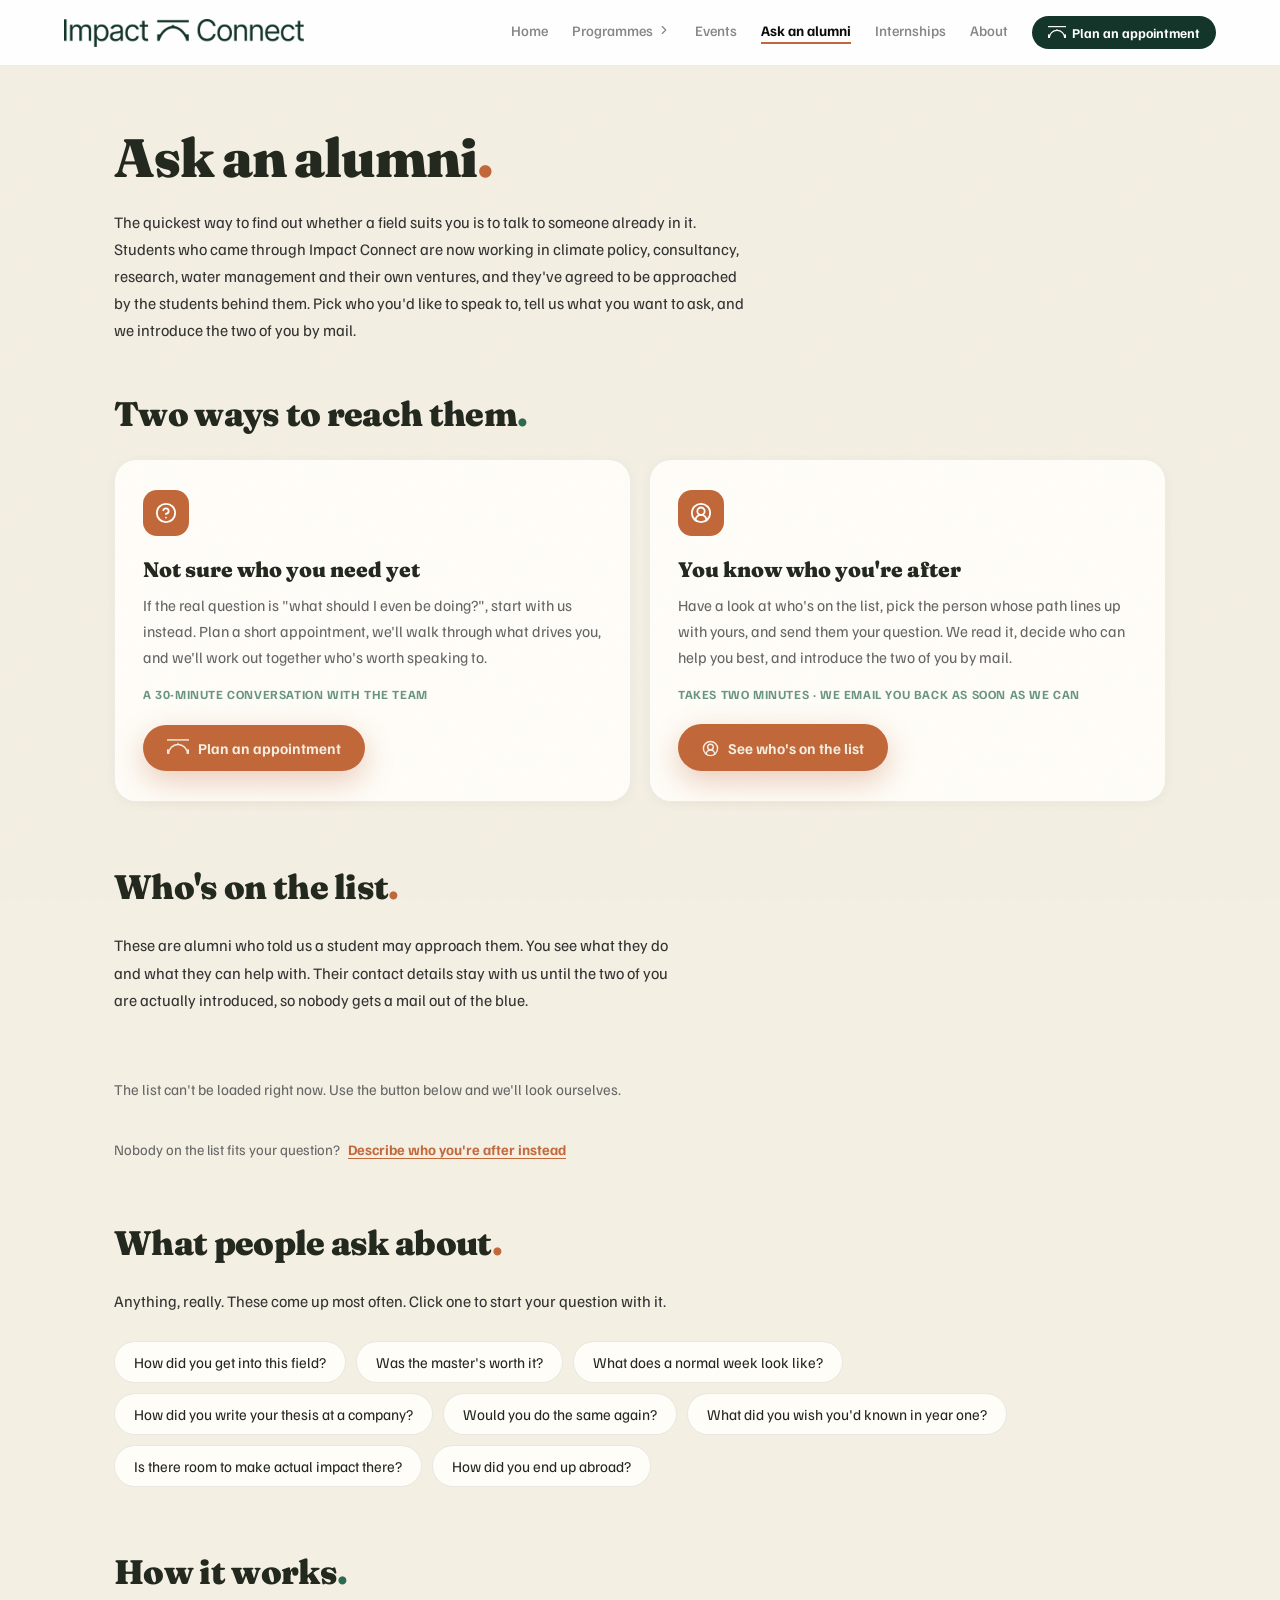
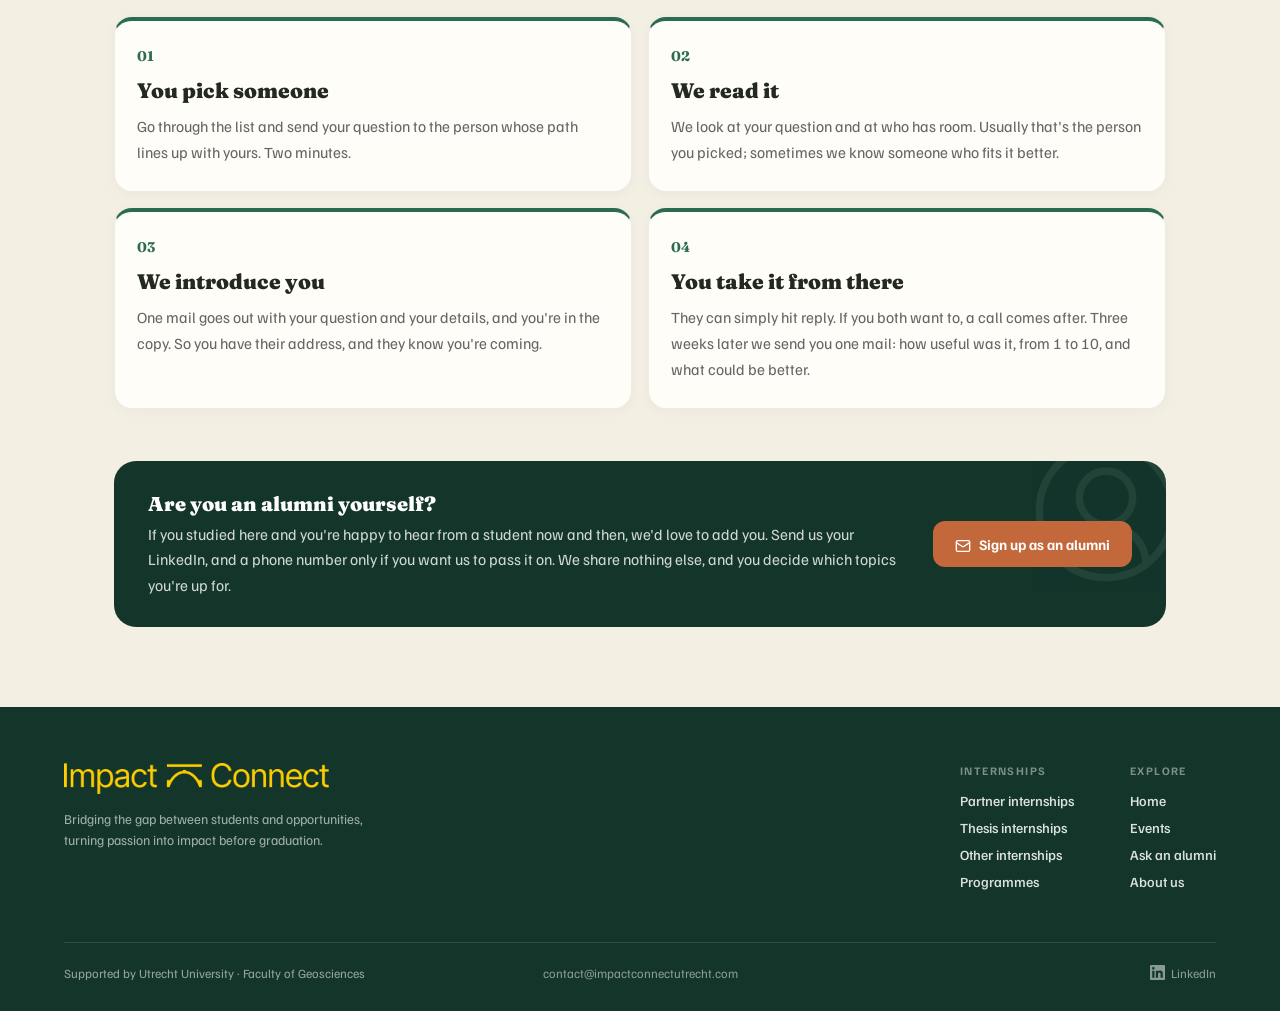
<file: alumni.html>
<!doctype html>
<html lang="en">
<head>
  <meta charset="UTF-8" />
  <meta name="viewport" content="width=device-width, initial-scale=1.0" />
  <title>Ask an alumni · Impact Connect</title>
  <meta name="description" content="Tell us which alumni you'd like to speak to. Impact Connect goes through its list and sends you the details of someone who walked your path." />
  <!-- Drie varianten, met opzet. De SVG is scherp op elk formaat en is wat
       moderne browsers pakken; de .ico is de terugval voor oude browsers,
       en apple-touch-icon is het plaatje als iemand de site op zijn
       beginscherm zet. Verander je het merkteken, maak ze dan alle drie
       opnieuw (de PNG's worden getekend, niet uit de SVG gehaald). -->
  <link rel="icon" href="assets/favicon.svg" type="image/svg+xml" />
  <link rel="icon" href="assets/favicon.ico" sizes="any" />
  <link rel="apple-touch-icon" href="assets/apple-touch-icon.png" />
  <!-- 192 is een veelvoud van 48, en dat is de maat die Google wil voor
       het pictogram naast je zoekresultaat. -->
  <link rel="icon" type="image/png" sizes="192x192" href="assets/favicon-192.png" />
  <link rel="preconnect" href="https://fonts.googleapis.com" />
  <link rel="preconnect" href="https://fonts.gstatic.com" crossorigin />
  <link href="https://fonts.googleapis.com/css2?family=Fraunces:ital,opsz,wght@0,9..144,400..900;1,9..144,400..900&family=Familjen+Grotesk:wght@400;500;600;700&display=swap" rel="stylesheet" />
  <link rel="stylesheet" href="styles.css" />
</head>
<body data-page="alumni">
<a class="skip-link" data-t="nav.skip" href="#main">Skip to content</a>
<div id="scroll-progress"></div>

<!-- ═══ HEADER ═══════════════════════════════════════════════════════ -->
<header class="site-header">
  <!-- De officiele lockup als afbeelding. Stond hier eerst als drie losse
       stukken HTML (Impact + brugteken + Connect) met eigen letters en twee
       kleuren; dat was een benadering van het echte logo. -->
  <a class="brand" href="index.html">
    <img src="assets/logo-lockup-donker.png" alt="Impact Connect" width="240" height="28" />
  </a>
  <!-- Alleen zichtbaar op een smal scherm. Zonder deze knop viel het menu
       daar uiteen over drie regels en was de balk 139px hoog, oftewel 17%
       van een telefoonscherm, permanent. Zie initMenu() in script.js. -->
  <button class="nav-toggle" data-nav-toggle type="button"
          aria-expanded="false" aria-controls="site-nav"
          data-t-aria="nav.menu"></button>
  <nav class="site-nav" id="site-nav">
    <a class="nav-link" href="index.html" data-t="nav.home">Home</a>
    <div class="nav-drop">
      <a class="nav-link" href="programmes.html" data-t="nav.programmes">Programmes<span class="nav-caret" data-icon="ChevronRight" data-size="14"></span></a>
      <div class="nav-drop-menu" data-prog-menu></div>
    </div>
    <a class="nav-link" href="events.html" data-t="nav.events">Events</a>
    <a class="nav-link on" href="alumni.html" data-t="nav.alumni">Ask an alumni</a>
    <a class="nav-link" href="internships.html" data-t="nav.internships">Internships</a>
    <a class="nav-link" href="about.html" data-t="nav.about">About</a>
    <button class="nav-cta" data-open-form><span data-mark="currentColor" data-size="18"></span> <span data-t="nav.appointment">Plan an appointment</span></button>
    <button class="taal-knop" data-taalknop type="button">NL</button>
    <span class="saved-count"><span data-icon="Bookmark" data-size="14" data-color="#C2683A" data-fill="#C2683A"></span> <span data-saved-count>0</span></span>
    <span class="uu-cobrand"><span data-uu-logo="38"></span><span data-t="nav.uu">Utrecht<br />University</span></span>
  </nav>
</header>

<main id="main" class="page">
  <div class="page-body narrow about">
    <h1 data-t="al.kop">Ask an alumni<span class="dot-clay">.</span></h1>
    <p class="team-lead" style="max-width:640px" data-t="al.lead">
      The quickest way to find out whether a field suits you is to talk to someone already in it.
      Students who came through Impact Connect are now working in climate policy, consultancy,
      research, water management and their own ventures, and they've agreed to be approached by the
      students behind them. Pick who you'd like to speak to, tell us what you want to ask, and we
      introduce the two of you by mail.
    </p>

    <h2 data-t="al.routes.kop">Two ways to reach them<span class="dot-green">.</span></h2>
    <div class="route-grid">
      <div class="route-card">
        <!-- Vraagteken. Het kaartje ernaast heeft een poppetje: dat leest als
             "een persoon die je al kent" tegenover "iemand die je nog moet
             vinden". De tegenstelling is juist weten wie je zoekt of dat nog
             niet weten. (Hier stond eerst dat het sterretje op deze site voor
             "plan een afspraak" staat; dat klopt niet meer, dat is nu de
             brug uit het logo.) -->
        <div class="badge clay" data-icon="HelpCircle" data-size="22"></div>
        <div class="ttl" data-t="al.r2.kop">Not sure who you need yet</div>
        <p data-t="al.r2.tekst">If the real question is "what should I even be doing?", start with us instead. Plan a short
          appointment, we'll walk through what drives you, and we'll work out together who's worth
          speaking to.</p>
        <div class="route-meta" data-t="al.r2.meta">A 30-minute conversation with the team</div>
        <button class="btn-mag primary" data-open-form><span data-mark="currentColor" data-size="22"></span> <span data-t="nav.appointment">Plan an appointment</span></button>
      </div>
      <div class="route-card">
        <div class="badge clay" data-icon="UserCircle2" data-size="22"></div>
        <div class="ttl" data-t="al.r1.kop">You know who you're after</div>
        <p data-t="al.r1.tekst">Have a look at who's on the list, pick the person whose path lines up with yours, and
          send them your question. We read it, decide who can help you best, and introduce the two
          of you by mail.</p>
        <div class="route-meta" data-t="al.r1.meta">Takes two minutes · we email you back as soon as we can</div>
        <a class="btn-mag primary" href="#de-lijst"><span data-icon="UserCircle2" data-size="17"></span> <span data-t="al.r1.knop">See who's on the list</span></a>
      </div>
    </div>

    <h2 id="de-lijst" style="margin-top:64px" data-t="al.lijst.kop">Who's on the list<span class="dot-clay">.</span></h2>
    <p class="team-lead" data-t="al.lijst.lead">These are alumni who told us a student may approach them. You see what they do and what
      they can help with. Their contact details stay with us until the two of you are actually
      introduced, so nobody gets a mail out of the blue.</p>
    <!-- Filters en kaarten worden door script.js gevuld, uit de alumnisheet.
         Staat het loket nog niet aan, dan blijft dit blok leeg en valt de
         pagina terug op het formulier eronder; er staat dan dus geen kapotte
         lijst, alleen geen lijst. -->
    <div class="alum-filters" data-alum-filters hidden></div>
    <div class="alum-grid" data-alum-lijst>
      <p class="alum-status" data-t="al.lijst.laden">Loading the list…</p>
    </div>

    <div class="alum-geen">
      <span data-t="al.geen.tekst">Nobody on the list fits your question?</span>
      <button class="btn-text-link" data-open-alumni type="button" data-t="al.geen.knop">Describe who you're after instead</button>
    </div>

    <h2 style="margin-top:64px" data-t="al.vragen.kop">What people ask about<span class="dot-clay">.</span></h2>
    <p class="team-lead" data-t="al.vragen.lead">Anything, really. These come up most often. Click one to start your question with it.</p>
    <div class="ask-list">
      <span data-t="al.v1">How did you get into this field?</span>
      <span data-t="al.v2">Was the master's worth it?</span>
      <span data-t="al.v3">What does a normal week look like?</span>
      <span data-t="al.v4">How did you write your thesis at a company?</span>
      <span data-t="al.v5">Would you do the same again?</span>
      <span data-t="al.v6">What did you wish you'd known in year one?</span>
      <span data-t="al.v7">Is there room to make actual impact there?</span>
      <span data-t="al.v8">How did you end up abroad?</span>
    </div>

    <h2 style="margin-top:64px" data-t="al.hoe.kop">How it works<span class="dot-green">.</span></h2>
    <!-- vier stappen staan als 2x2 rustiger dan als 3+1 -->
    <div class="about-grid two">
      <div class="about-card">
        <div class="num">01</div>
        <div class="ttl" data-t="al.s1.kop">You pick someone</div>
        <p data-t="al.s1.tekst">Go through the list and send your question to the person whose path lines up with yours. Two minutes.</p>
      </div>
      <div class="about-card">
        <div class="num">02</div>
        <div class="ttl" data-t="al.s2.kop">We read it</div>
        <p data-t="al.s2.tekst">We look at your question and at who has room. Usually that's the person you picked; sometimes we know someone who fits it better.</p>
      </div>
      <div class="about-card">
        <div class="num">03</div>
        <div class="ttl" data-t="al.s3.kop">We introduce you</div>
        <p data-t="al.s3.tekst">One mail goes out with your question and your details, and you're in the copy. So you have their address, and they know you're coming.</p>
      </div>
      <div class="about-card">
        <div class="num">04</div>
        <div class="ttl" data-t="al.s4.kop">You take it from there</div>
        <p data-t="al.s4.tekst">They can simply hit reply. If you both want to, a call comes after. Three weeks later we send you one mail: how useful was it, from 1 to 10, and what could be better.</p>
      </div>
    </div>

    <div class="banner">
      <div class="ghost" data-icon="UserCircle2" data-size="160" data-stroke="1.1"></div>
      <div class="body">
        <div class="ttl" style="font-size:20px" data-t="al.zelf.kop">Are you an alumni yourself?</div>
        <p data-t="al.zelf.tekst">If you studied here and you're happy to hear from a student now and then, we'd love to add
          you. Send us your LinkedIn, and a phone number only if you want us to pass it on. We share
          nothing else, and you decide which topics you're up for.</p>
      </div>
      <a class="cta" href="mailto:contact@impactconnectutrecht.com?subject=I%27d%20like%20to%20join%20the%20Impact%20Connect%20alumni%20list&body=Hi%20Impact%20Connect%2C%0A%0AI%27d%20like%20to%20be%20available%20for%20students%20who%20want%20to%20talk%20about%20my%20field.%0A%0AName%3A%0AWhat%20I%20studied%3A%0AWhat%20I%20do%20now%20%28role%20and%20organisation%29%3A%0AField%28s%29%20I%20can%20speak%20about%3A%0ALinkedIn%20profile%3A%0APhone%20number%20%28only%20if%20you%20may%20pass%20it%20on%29%3A%0ATopics%20I%27m%20happy%20to%20help%20with%3A%0A%0AThanks%2C">
        <span data-icon="Mail" data-size="16"></span> <span data-t="al.zelf.knop">Sign up as an alumni</span></a>
    </div>
  </div>
</main>

<!-- ═══ FOOTER ═══════════════════════════════════════════════════════ -->
<footer class="site-footer">
  <div class="footer-inner">
    <div class="footer-top">
      <div>
        <!-- In de voettekst de gele versie: op het donkergroen haalt die een
             contrast van 8,9 : 1. Op de witte balk hierboven zou dezelfde
             gele lockup op 1,5 : 1 uitkomen en dus onleesbaar zijn; daar
             staat de donkere. -->
        <div class="footer-brand">
          <img src="assets/logo-lockup-geel.png" alt="Impact Connect" width="270" height="31" />
        </div>
        <p data-t="footer.blurb">Bridging the gap between students and opportunities, turning passion into impact before graduation.</p>
      </div>
      <div class="footer-cols">
        <div>
          <div class="head" data-t="footer.internships">Internships</div>
          <a href="internships.html" data-t="footer.partner">Partner internships</a>
          <a href="thesis.html" data-t="footer.thesis">Thesis internships</a>
          <a href="other-internships.html" data-t="footer.other">Other internships</a>
          <a href="programmes.html" data-t="footer.programmes">Programmes</a>
        </div>
        <div>
          <div class="head" data-t="footer.explore">Explore</div>
          <a href="index.html" data-t="nav.home">Home</a>
          <a href="events.html" data-t="nav.events">Events</a>
          <a href="alumni.html" data-t="nav.alumni">Ask an alumni</a>
          <a href="about.html" data-t="footer.about">About us</a>
        </div>
      </div>
    </div>
    <div class="footer-bottom">
      <span class="uu"><span data-uu-logo="28"></span> <span data-t="footer.uu">Supported by Utrecht University · Faculty of Geosciences</span></span>
      <a class="note" href="mailto:contact@impactconnectutrecht.com">contact@impactconnectutrecht.com</a>
      <!-- Wordt gevuld door script.js uit LINKEDIN_IMPACT_CONNECT in data.js.
           Staat daar niets, dan blijft dit leeg en zie je hier niets. -->
      <a class="note footer-li" data-linkedin-ic hidden></a>
    </div>
  </div>
</footer>

<script src="icons.js"></script>
<script src="vertalingen.js"></script>
<script src="data.js"></script>
<script src="script.js"></script>
</body>
</html>
</file>
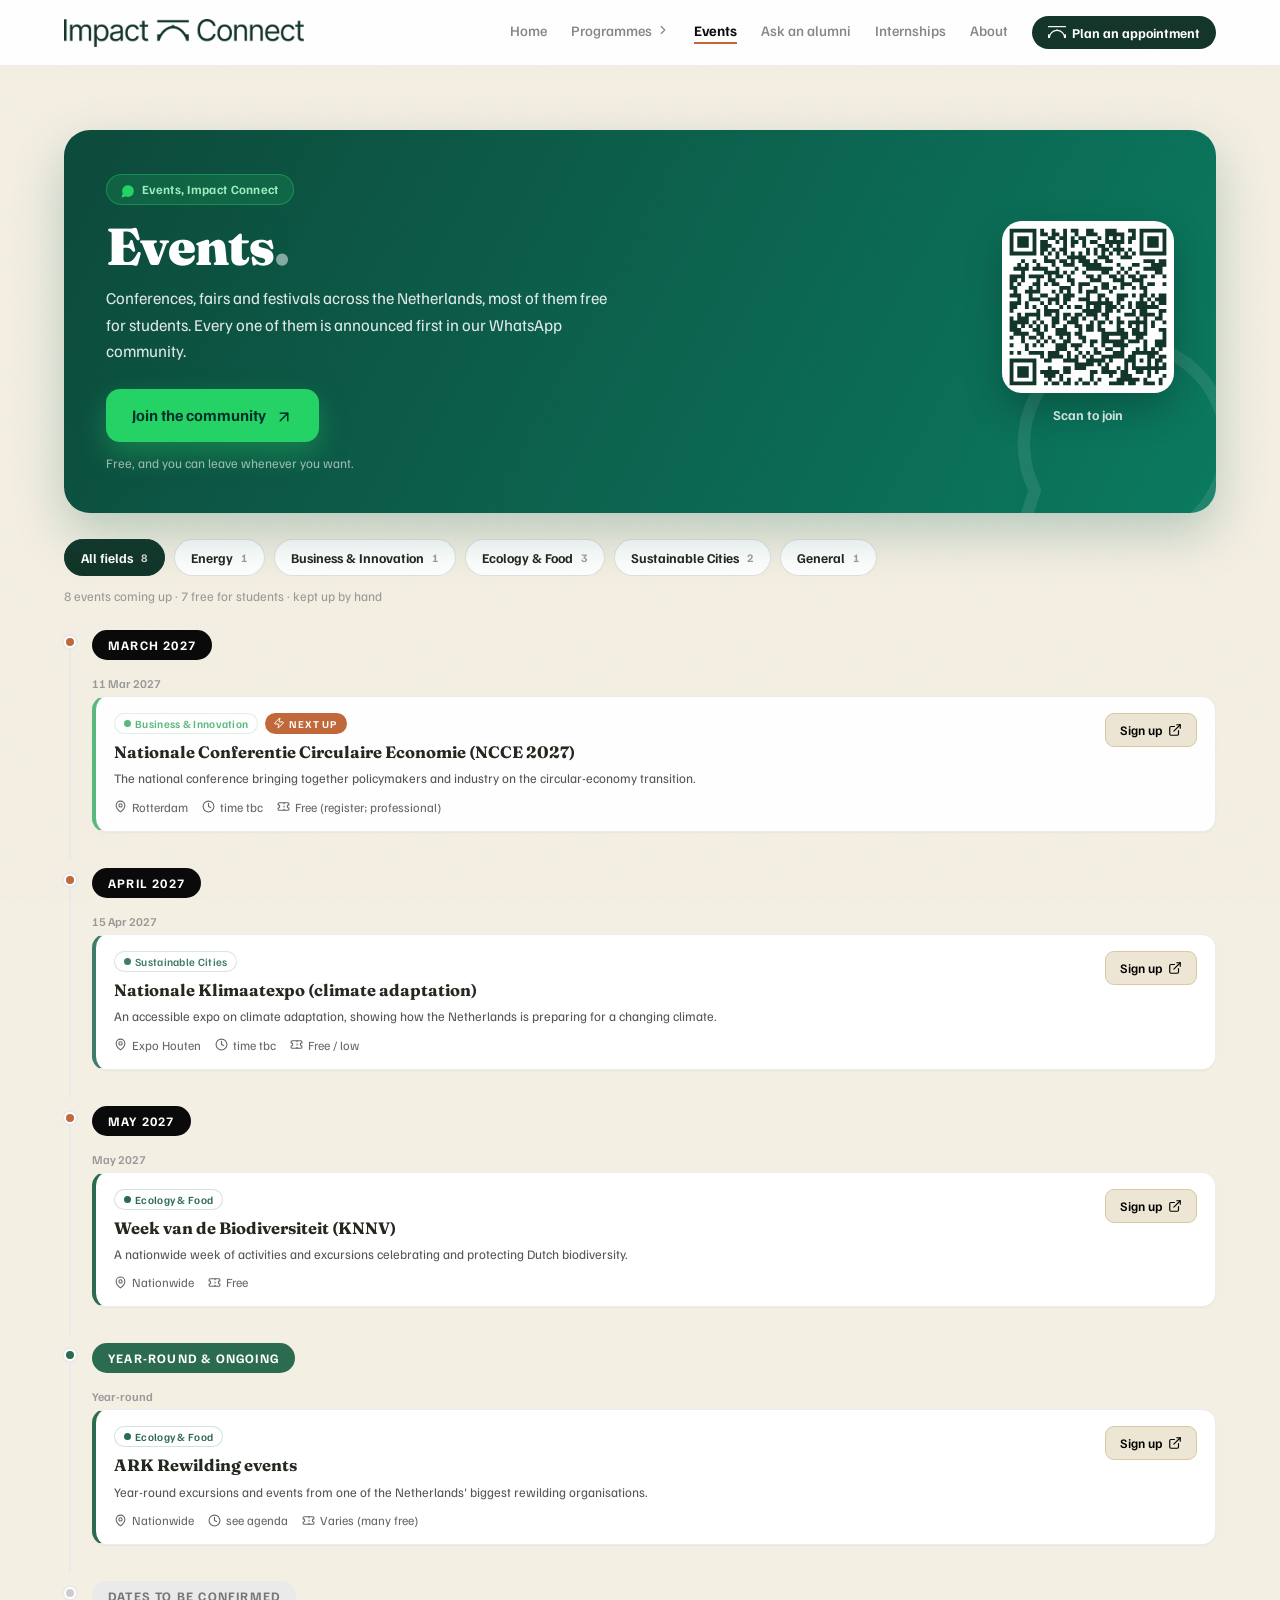
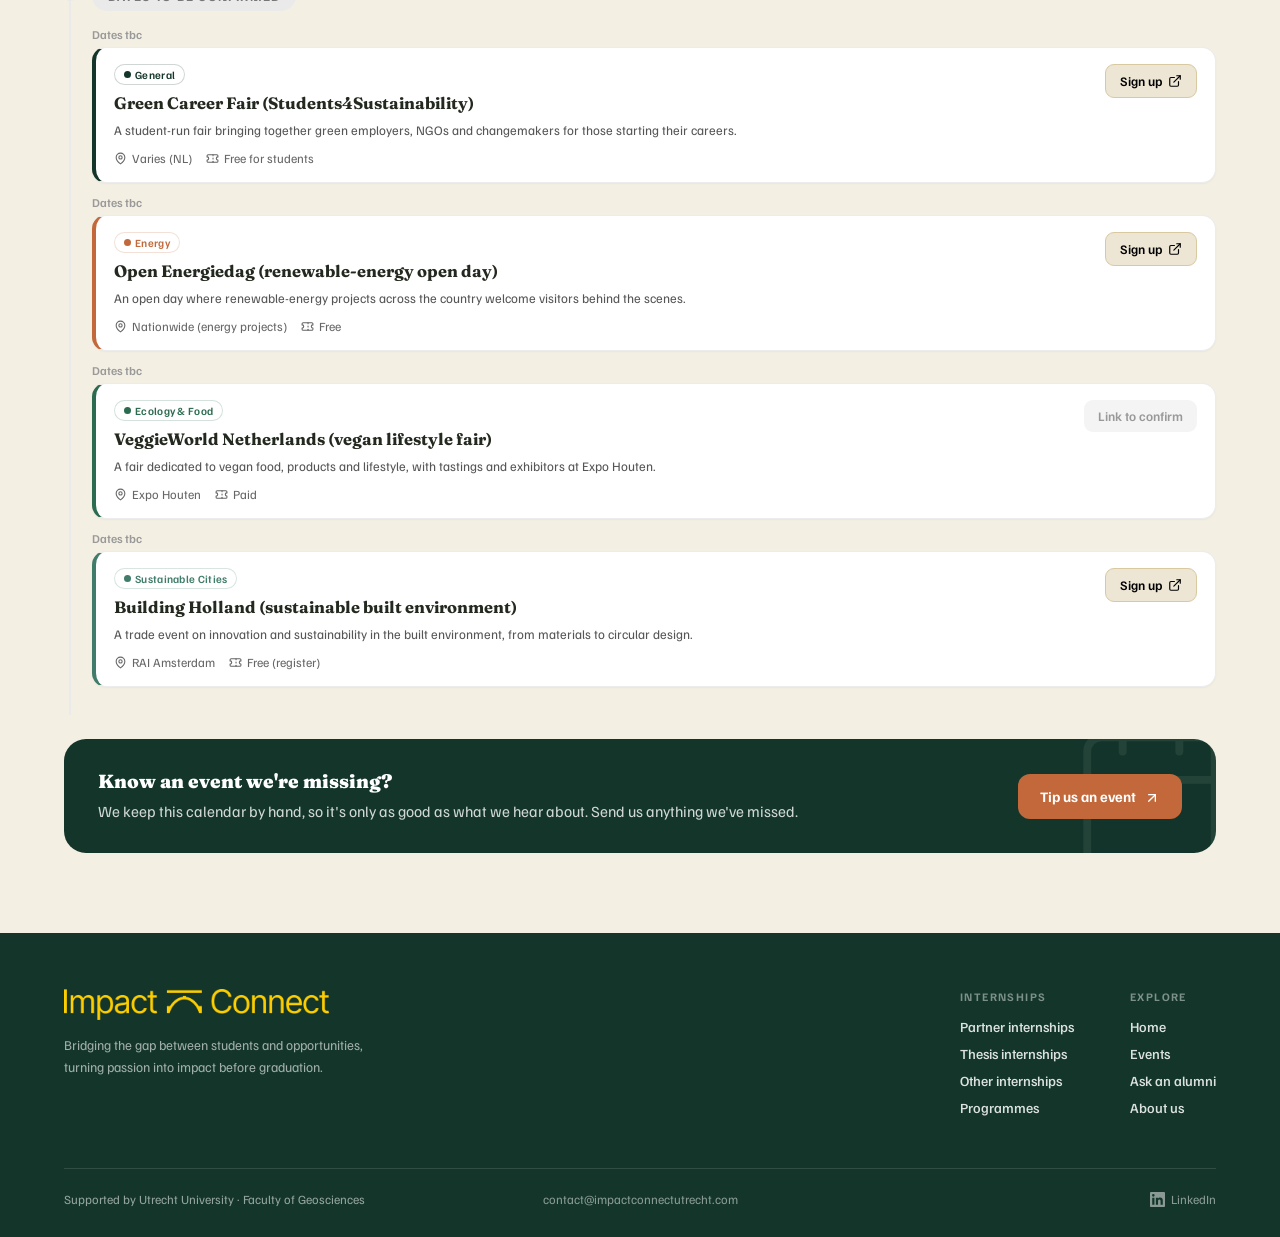
<file: events.html>
<!doctype html>
<html lang="en">
<head>
  <meta charset="UTF-8" />
  <meta name="viewport" content="width=device-width, initial-scale=1.0" />
  <title>Events · Impact Connect</title>
  <meta name="description" content="Conferences, fairs and festivals across the Netherlands for students who want to make an impact." />
  <!-- Drie varianten, met opzet. De SVG is scherp op elk formaat en is wat
       moderne browsers pakken; de .ico is de terugval voor oude browsers,
       en apple-touch-icon is het plaatje als iemand de site op zijn
       beginscherm zet. Verander je het merkteken, maak ze dan alle drie
       opnieuw (de PNG's worden getekend, niet uit de SVG gehaald). -->
  <link rel="icon" href="assets/favicon.svg" type="image/svg+xml" />
  <link rel="icon" href="assets/favicon.ico" sizes="any" />
  <link rel="apple-touch-icon" href="assets/apple-touch-icon.png" />
  <!-- 192 is een veelvoud van 48, en dat is de maat die Google wil voor
       het pictogram naast je zoekresultaat. -->
  <link rel="icon" type="image/png" sizes="192x192" href="assets/favicon-192.png" />
  <link rel="preconnect" href="https://fonts.googleapis.com" />
  <link rel="preconnect" href="https://fonts.gstatic.com" crossorigin />
  <link href="https://fonts.googleapis.com/css2?family=Fraunces:ital,opsz,wght@0,9..144,400..900;1,9..144,400..900&family=Familjen+Grotesk:wght@400;500;600;700&display=swap" rel="stylesheet" />
  <link rel="stylesheet" href="styles.css" />
</head>
<body data-page="events">
<a class="skip-link" data-t="nav.skip" href="#main">Skip to content</a>
<div id="scroll-progress"></div>

<!-- ═══ HEADER ═══════════════════════════════════════════════════════ -->
<header class="site-header">
  <!-- De officiele lockup als afbeelding. Stond hier eerst als drie losse
       stukken HTML (Impact + brugteken + Connect) met eigen letters en twee
       kleuren; dat was een benadering van het echte logo. -->
  <a class="brand" href="index.html">
    <img src="assets/logo-lockup-donker.png" alt="Impact Connect" width="240" height="28" />
  </a>
  <!-- Alleen zichtbaar op een smal scherm. Zonder deze knop viel het menu
       daar uiteen over drie regels en was de balk 139px hoog, oftewel 17%
       van een telefoonscherm, permanent. Zie initMenu() in script.js. -->
  <button class="nav-toggle" data-nav-toggle type="button"
          aria-expanded="false" aria-controls="site-nav"
          data-t-aria="nav.menu"></button>
  <nav class="site-nav" id="site-nav">
    <a class="nav-link" href="index.html" data-t="nav.home">Home</a>
    <div class="nav-drop">
      <a class="nav-link" href="programmes.html" data-t="nav.programmes">Programmes<span class="nav-caret" data-icon="ChevronRight" data-size="14"></span></a>
      <div class="nav-drop-menu" data-prog-menu></div>
    </div>
    <a class="nav-link on" href="events.html" data-t="nav.events">Events</a>
    <a class="nav-link" href="alumni.html" data-t="nav.alumni">Ask an alumni</a>
    <a class="nav-link" href="internships.html" data-t="nav.internships">Internships</a>
    <a class="nav-link" href="about.html" data-t="nav.about">About</a>
    <button class="nav-cta" data-open-form><span data-mark="currentColor" data-size="18"></span> <span data-t="nav.appointment">Plan an appointment</span></button>
    <button class="taal-knop" data-taalknop type="button">NL</button>
    <span class="saved-count"><span data-icon="Bookmark" data-size="14" data-color="#C2683A" data-fill="#C2683A"></span> <span data-saved-count>0</span></span>
    <span class="uu-cobrand"><span data-uu-logo="38"></span><span data-t="nav.uu">Utrecht<br />University</span></span>
  </nav>
</header>

<main id="main" class="page">
  <div class="page-body">
    <!-- De kop van de pagina en de uitnodiging voor de community zijn één
         blok geworden. Hier stonden er twee onder elkaar: een groene
         "Events."-hero en daaronder een even grote WhatsApp-banner. Twee
         blokken van gelijk gewicht vlak boven elkaar vechten om dezelfde
         aandacht, en dan wint de bovenste vanzelf — terwijl die community
         nou juist is waar deze pagina voor bestaat. Nu is het eerste wat je
         ziet de knop, en staat de QR-code er groot naast in plaats van als
         postzegel in een hoek.

         De drie statregels die in de hero stonden ("34 events", "28 free for
         students", "Updated by hand") zijn weg: die aantallen staan nu in de
         themaknoppen hieronder, waar ze meteen ergens toe dienen. -->
    <div class="wa-hero">
      <div class="ghost" data-icon="MessageCircle" data-size="270" data-stroke="1.1"></div>
      <div class="wa-hero-text">
        <span class="wa-tag"><span data-icon="MessageCircle" data-size="14" data-color="#25D366" data-fill="#25D366"></span> <span data-t="ev.tag">Events, Impact Connect</span></span>
        <h1 data-t="ev.kop">Events<i>.</i></h1>
        <p data-t="ev.lead">Conferences, fairs and festivals across the Netherlands, most of them free for students.
          Every one of them is announced first in our WhatsApp community.</p>
        <a class="wa-join" href="#"><span data-t="ev.join">Join the community</span> <span data-icon="ArrowUpRight" data-size="18"></span></a>
        <span class="wa-sub" data-t="ev.gratis">Free, and you can leave whenever you want.</span>
      </div>
      <div class="wa-hero-qr">
        <!-- De QR volgt hetzelfde filter als de knop hiernaast: kies je een
             thema, dan scan je de groep van dat thema. De afbeeldingen staan
             in assets/qr/ en worden gemaakt uit WHATSAPP_GROEPEN in data.js.
             Zie paintJoin() in script.js. -->
        <div class="wa-qr">
          <img class="wa-qr-img" src="assets/qr/all.svg" alt="" width="150" height="150" />
        </div>
        <span class="wa-qr-cap" data-t="ev.scan">Scan to join</span>
      </div>
    </div>

    <!-- De themakiezer. Dit is het hart van de pagina: in één blik zie je dat
         er voor elk vakgebied iets is, en het is meteen het filter. Meerdere
         tegelijk aanzetten mag. Wordt gevuld door initEvents() in script.js.

         Hier stond ook "Next up": één event in een groot oranje paneel. Weg,
         want dat is alleen interessant als het toevallig jouw vakgebied is,
         en het bovenste kaartje in de tijdlijn is het toch al. Wat ervoor in
         de plaats komt is een klein labeltje op dat kaartje, dat meebeweegt
         met je filter. -->
    <div class="ev-picker" id="ev-picker"></div>
    <p class="ev-count" id="ev-count"></p>

    <div id="ev-timeline"></div>

    <div class="banner">
      <div class="ghost" data-icon="Calendar" data-size="170" data-stroke="1.1"></div>
      <div class="body">
        <div class="ttl" data-t="ev.tip.kop">Know an event we're missing?</div>
        <!-- Bewust niemand bij naam. Er stond "tips from students", maar een
             organisatie of een docent die een event kent hoort zich hier net zo
             aangesproken te voelen. Dat het handwerk is, is meteen de reden om
             iets te sturen: wat we niet horen, staat er niet. -->
        <p data-t="ev.tip.tekst">We keep this calendar by hand, so it's only as good as what we hear about. Send us anything we've missed.</p>
      </div>
      <a class="cta" href="mailto:contact@impactconnectutrecht.com?subject=Event%20tip"><span data-t="ev.tip.knop">Tip us an event</span> <span data-icon="ArrowUpRight" data-size="16"></span></a>
    </div>
  </div>
</main>

<!-- ═══ FOOTER ═══════════════════════════════════════════════════════ -->
<footer class="site-footer">
  <div class="footer-inner">
    <div class="footer-top">
      <div>
        <!-- In de voettekst de gele versie: op het donkergroen haalt die een
             contrast van 8,9 : 1. Op de witte balk hierboven zou dezelfde
             gele lockup op 1,5 : 1 uitkomen en dus onleesbaar zijn; daar
             staat de donkere. -->
        <div class="footer-brand">
          <img src="assets/logo-lockup-geel.png" alt="Impact Connect" width="270" height="31" />
        </div>
        <p data-t="footer.blurb">Bridging the gap between students and opportunities, turning passion into impact before graduation.</p>
      </div>
      <div class="footer-cols">
        <div>
          <div class="head" data-t="footer.internships">Internships</div>
          <a href="internships.html" data-t="footer.partner">Partner internships</a>
          <a href="thesis.html" data-t="footer.thesis">Thesis internships</a>
          <a href="other-internships.html" data-t="footer.other">Other internships</a>
          <a href="programmes.html" data-t="footer.programmes">Programmes</a>
        </div>
        <div>
          <div class="head" data-t="footer.explore">Explore</div>
          <a href="index.html" data-t="nav.home">Home</a>
          <a href="events.html" data-t="nav.events">Events</a>
          <a href="alumni.html" data-t="nav.alumni">Ask an alumni</a>
          <a href="about.html" data-t="footer.about">About us</a>
        </div>
      </div>
    </div>
    <div class="footer-bottom">
      <span class="uu"><span data-uu-logo="28"></span> <span data-t="footer.uu">Supported by Utrecht University · Faculty of Geosciences</span></span>
      <a class="note" href="mailto:contact@impactconnectutrecht.com">contact@impactconnectutrecht.com</a>
      <!-- Wordt gevuld door script.js uit LINKEDIN_IMPACT_CONNECT in data.js.
           Staat daar niets, dan blijft dit leeg en zie je hier niets. -->
      <a class="note footer-li" data-linkedin-ic hidden></a>
    </div>
  </div>
</footer>

<script src="icons.js"></script>
<script src="vertalingen.js"></script>
<script src="data.js"></script>
<script src="script.js"></script>
</body>
</html>
</file>
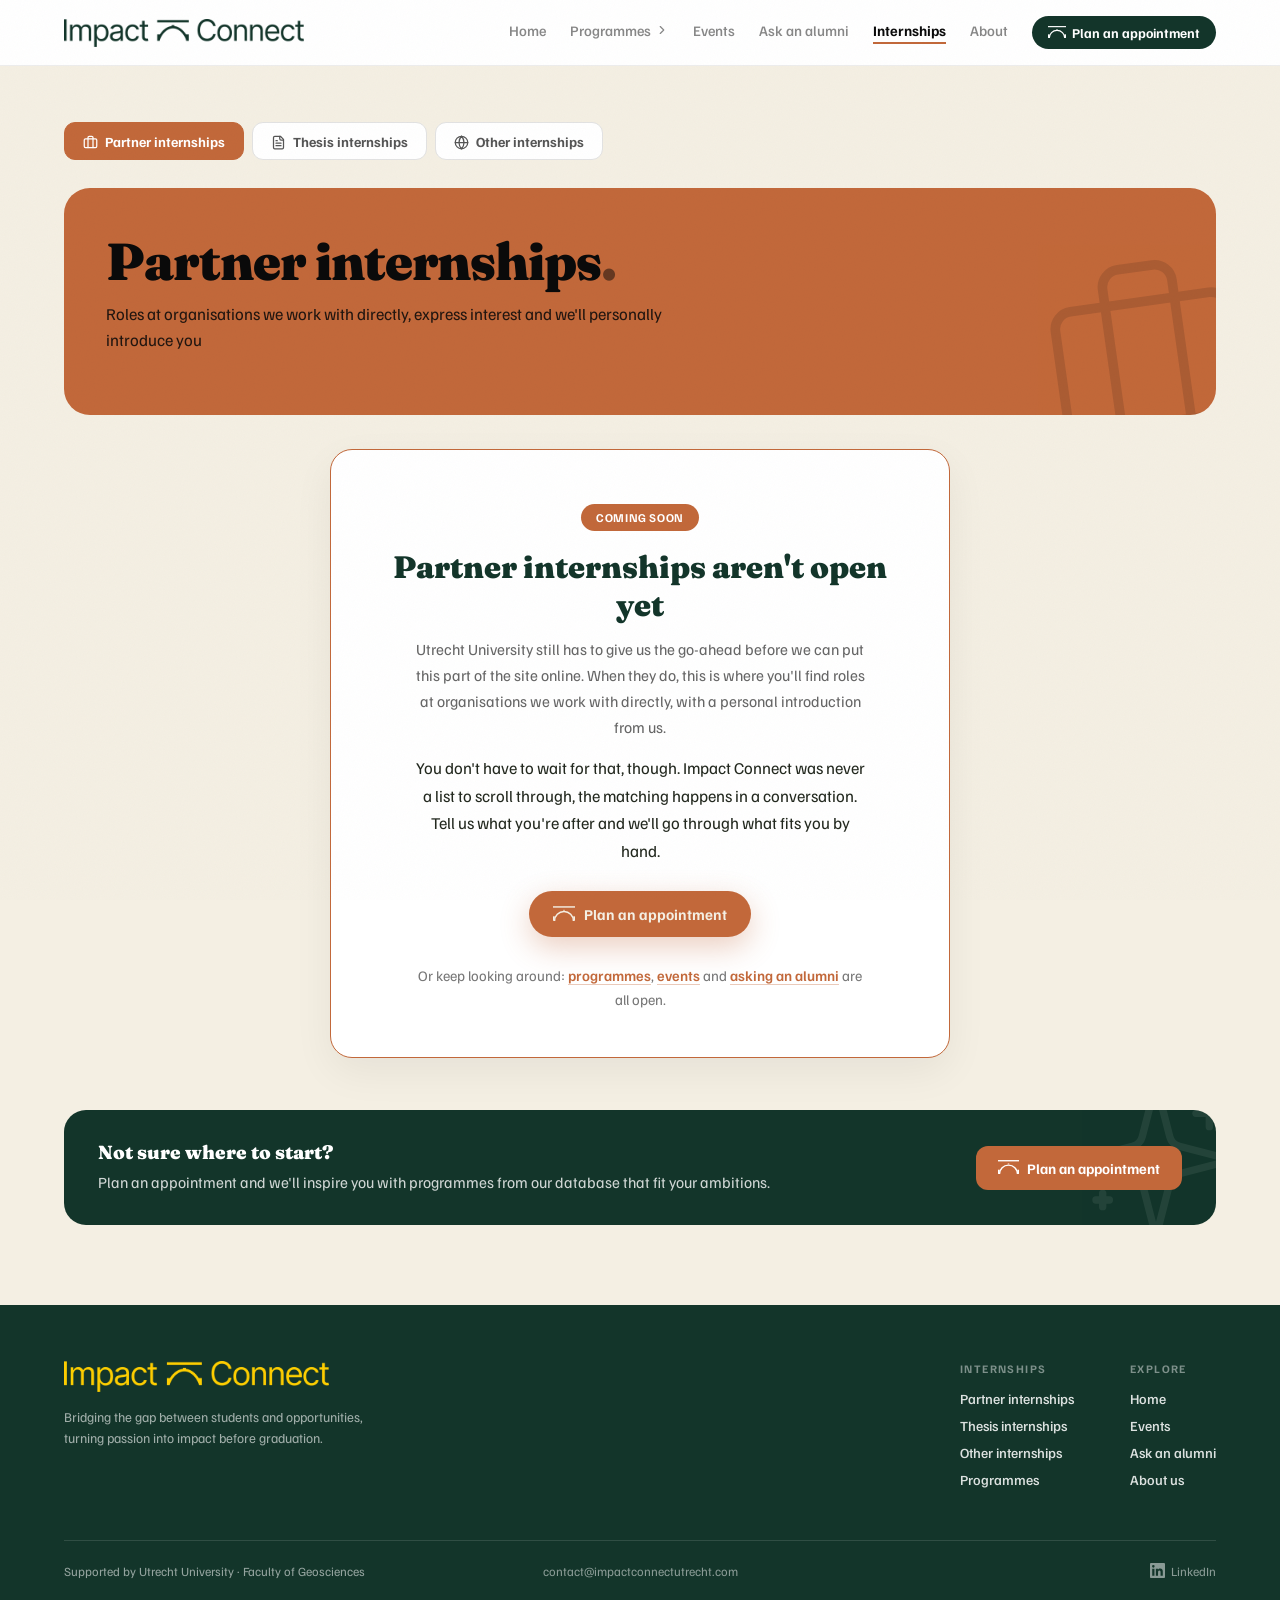
<file: internships.html>
<!doctype html>
<html lang="en">
<head>
  <meta charset="UTF-8" />
  <meta name="viewport" content="width=device-width, initial-scale=1.0" />
  <title>Partner internships · Impact Connect</title>
  <meta name="description" content="Roles at organisations we work with directly, express interest and we'll personally introduce you" />
  <!-- Drie varianten, met opzet. De SVG is scherp op elk formaat en is wat
       moderne browsers pakken; de .ico is de terugval voor oude browsers,
       en apple-touch-icon is het plaatje als iemand de site op zijn
       beginscherm zet. Verander je het merkteken, maak ze dan alle drie
       opnieuw (de PNG's worden getekend, niet uit de SVG gehaald). -->
  <link rel="icon" href="assets/favicon.svg" type="image/svg+xml" />
  <link rel="icon" href="assets/favicon.ico" sizes="any" />
  <link rel="apple-touch-icon" href="assets/apple-touch-icon.png" />
  <!-- 192 is een veelvoud van 48, en dat is de maat die Google wil voor
       het pictogram naast je zoekresultaat. -->
  <link rel="icon" type="image/png" sizes="192x192" href="assets/favicon-192.png" />
  <link rel="preconnect" href="https://fonts.googleapis.com" />
  <link rel="preconnect" href="https://fonts.gstatic.com" crossorigin />
  <link href="https://fonts.googleapis.com/css2?family=Fraunces:ital,opsz,wght@0,9..144,400..900;1,9..144,400..900&family=Familjen+Grotesk:wght@400;500;600;700&display=swap" rel="stylesheet" />
  <link rel="stylesheet" href="styles.css" />
</head>
<body data-page="listing" data-list="partner">
<a class="skip-link" data-t="nav.skip" href="#main">Skip to content</a>
<div id="scroll-progress"></div>

<!-- ═══ HEADER ═══════════════════════════════════════════════════════ -->
<header class="site-header">
  <!-- De officiele lockup als afbeelding. Stond hier eerst als drie losse
       stukken HTML (Impact + brugteken + Connect) met eigen letters en twee
       kleuren; dat was een benadering van het echte logo. -->
  <a class="brand" href="index.html">
    <img src="assets/logo-lockup-donker.png" alt="Impact Connect" width="240" height="28" />
  </a>
  <!-- Alleen zichtbaar op een smal scherm. Zonder deze knop viel het menu
       daar uiteen over drie regels en was de balk 139px hoog, oftewel 17%
       van een telefoonscherm, permanent. Zie initMenu() in script.js. -->
  <button class="nav-toggle" data-nav-toggle type="button"
          aria-expanded="false" aria-controls="site-nav"
          data-t-aria="nav.menu"></button>
  <nav class="site-nav" id="site-nav">
    <a class="nav-link" href="index.html" data-t="nav.home">Home</a>
    <div class="nav-drop">
      <a class="nav-link" href="programmes.html" data-t="nav.programmes">Programmes<span class="nav-caret" data-icon="ChevronRight" data-size="14"></span></a>
      <div class="nav-drop-menu" data-prog-menu></div>
    </div>
    <a class="nav-link" href="events.html" data-t="nav.events">Events</a>
    <a class="nav-link" href="alumni.html" data-t="nav.alumni">Ask an alumni</a>
    <a class="nav-link on" href="internships.html" data-t="nav.internships">Internships</a>
    <a class="nav-link" href="about.html" data-t="nav.about">About</a>
    <button class="nav-cta" data-open-form><span data-mark="currentColor" data-size="18"></span> <span data-t="nav.appointment">Plan an appointment</span></button>
    <button class="taal-knop" data-taalknop type="button">NL</button>
    <span class="saved-count"><span data-icon="Bookmark" data-size="14" data-color="#C2683A" data-fill="#C2683A"></span> <span data-saved-count>0</span></span>
    <span class="uu-cobrand"><span data-uu-logo="38"></span><span data-t="nav.uu">Utrecht<br />University</span></span>
  </nav>
</header>

<main id="main" class="page">
  <div class="subnav">
    <a class="on" href="internships.html" style="background:#C2683A;border-color:#C2683A"><span data-icon="Briefcase" data-size="15"></span> <span data-t="sub.partner">Partner internships</span></a>
    <a href="thesis.html"><span data-icon="FileText" data-size="15"></span> <span data-t="sub.thesis">Thesis internships</span></a>
    <a href="other-internships.html"><span data-icon="Globe" data-size="15"></span> <span data-t="sub.other">Other internships</span></a>
  </div>
  <div class="page-body">
    <div class="page-hero light" style="background:#C2683A">
      <div class="ghost" data-icon="Briefcase" data-size="210" data-stroke="1.1"></div>
      <h1 data-t="stage.partner.kop">Partner internships<i>.</i></h1>
      <p data-t="stage.partner.lead">Roles at organisations we work with directly, express interest and we'll personally introduce you</p>
      <div class="stats" id="hero-stats"></div>
    </div>
    <div class="filters">
      <button class="filter-toggle" id="filter-paid"><span data-icon="Banknote" data-size="14"></span> <span data-t="filter.betaald">Paid only</span></button>
      <div class="search-box"><span data-icon="Search" data-size="16" data-color="#999"></span>
        <input id="listing-search" placeholder="Search…" data-t-placeholder="filter.zoek" aria-label="Search" data-t-aria="filter.zoek" autocomplete="off" /></div>
    </div>
    <div class="listing-grid" id="listing-grid"></div>
    <div class="banner">
      <div class="ghost" data-icon="Sparkles" data-size="160" data-stroke="1.1"></div>
      <div class="body">
        <div class="ttl" data-t="banner.kop">Not sure where to start?</div>
        <p data-t="banner.tekst">Plan an appointment and we'll inspire you with programmes from our database that fit your ambitions.</p>
      </div>
      <button class="cta" data-open-form><span data-mark="currentColor" data-size="21"></span> <span data-t="nav.appointment">Plan an appointment</span></button>
    </div>
  </div>
</main>

<!-- ═══ FOOTER ═══════════════════════════════════════════════════════ -->
<footer class="site-footer">
  <div class="footer-inner">
    <div class="footer-top">
      <div>
        <!-- In de voettekst de gele versie: op het donkergroen haalt die een
             contrast van 8,9 : 1. Op de witte balk hierboven zou dezelfde
             gele lockup op 1,5 : 1 uitkomen en dus onleesbaar zijn; daar
             staat de donkere. -->
        <div class="footer-brand">
          <img src="assets/logo-lockup-geel.png" alt="Impact Connect" width="270" height="31" />
        </div>
        <p data-t="footer.blurb">Bridging the gap between students and opportunities, turning passion into impact before graduation.</p>
      </div>
      <div class="footer-cols">
        <div>
          <div class="head" data-t="footer.internships">Internships</div>
          <a href="internships.html" data-t="footer.partner">Partner internships</a>
          <a href="thesis.html" data-t="footer.thesis">Thesis internships</a>
          <a href="other-internships.html" data-t="footer.other">Other internships</a>
          <a href="programmes.html" data-t="footer.programmes">Programmes</a>
        </div>
        <div>
          <div class="head" data-t="footer.explore">Explore</div>
          <a href="index.html" data-t="nav.home">Home</a>
          <a href="events.html" data-t="nav.events">Events</a>
          <a href="alumni.html" data-t="nav.alumni">Ask an alumni</a>
          <a href="about.html" data-t="footer.about">About us</a>
        </div>
      </div>
    </div>
    <div class="footer-bottom">
      <span class="uu"><span data-uu-logo="28"></span> <span data-t="footer.uu">Supported by Utrecht University · Faculty of Geosciences</span></span>
      <a class="note" href="mailto:contact@impactconnectutrecht.com">contact@impactconnectutrecht.com</a>
      <!-- Wordt gevuld door script.js uit LINKEDIN_IMPACT_CONNECT in data.js.
           Staat daar niets, dan blijft dit leeg en zie je hier niets. -->
      <a class="note footer-li" data-linkedin-ic hidden></a>
    </div>
  </div>
</footer>

<script src="icons.js"></script>
<script src="vertalingen.js"></script>
<script src="data.js"></script>
<script src="script.js"></script>
</body>
</html>
</file>
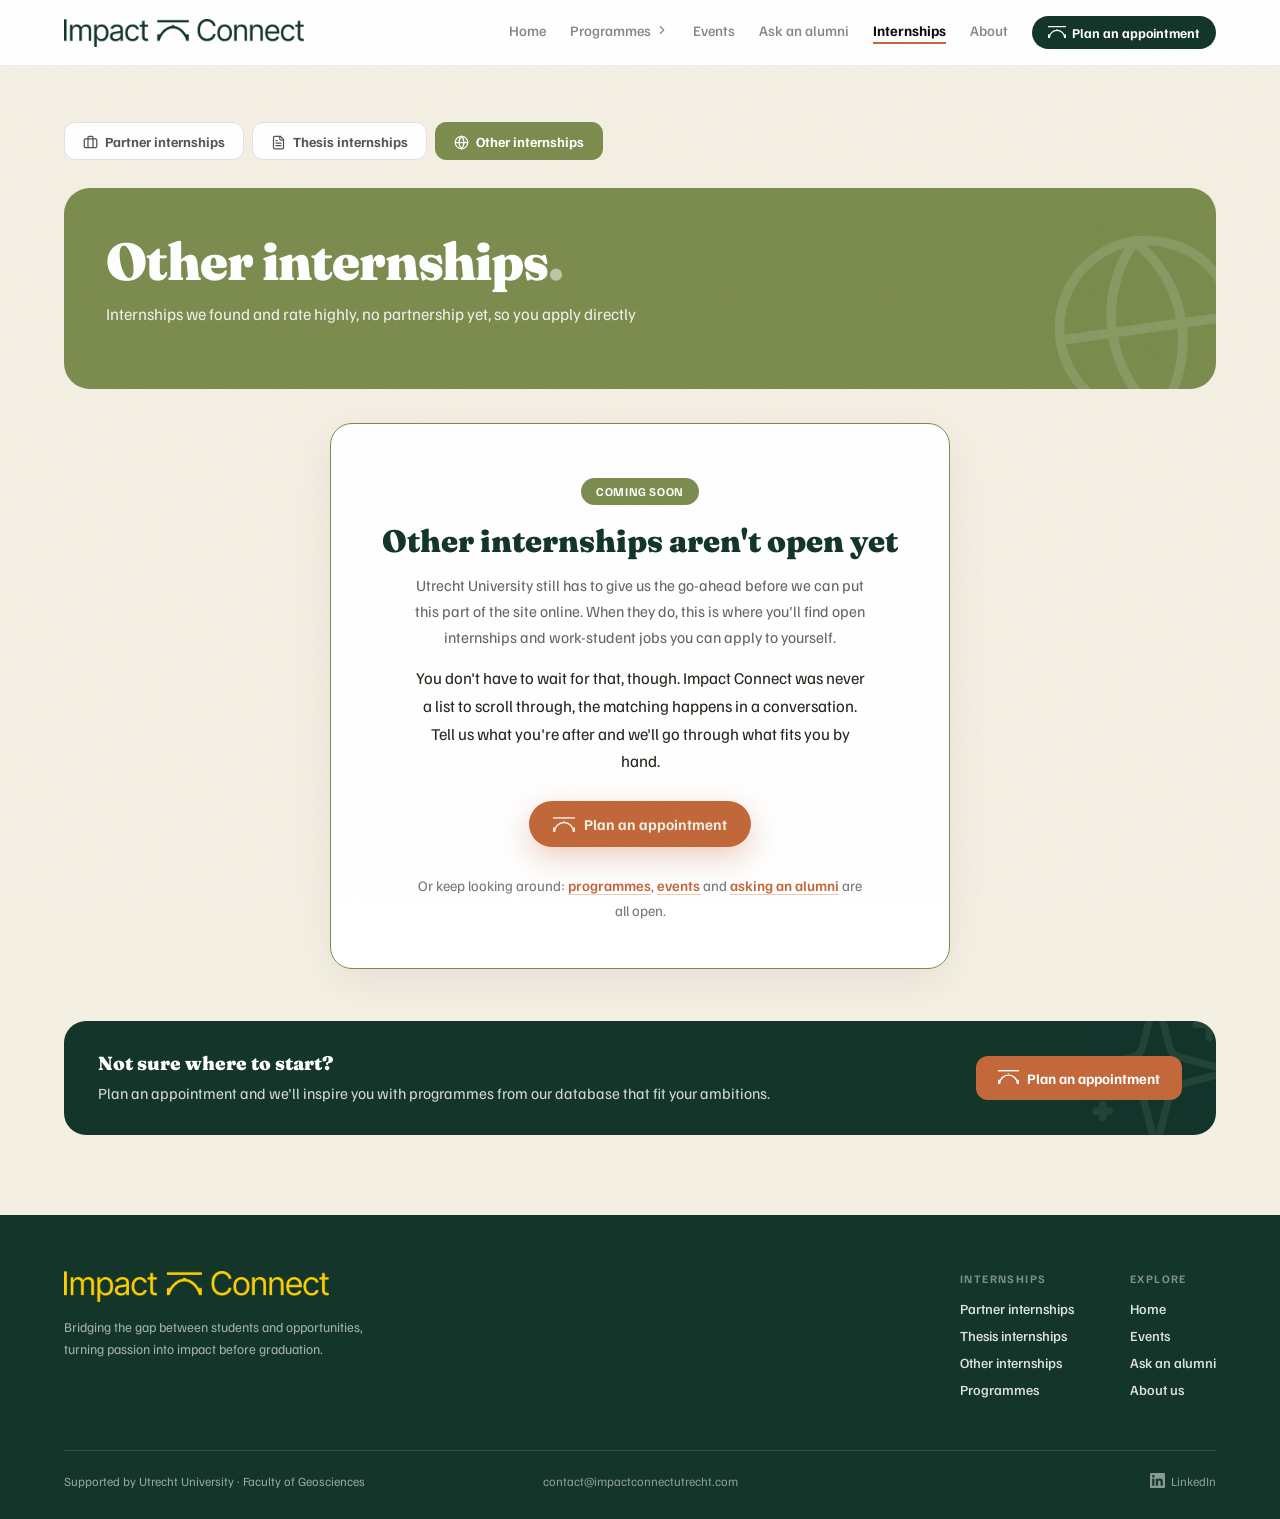
<file: other-internships.html>
<!doctype html>
<html lang="en">
<head>
  <meta charset="UTF-8" />
  <meta name="viewport" content="width=device-width, initial-scale=1.0" />
  <title>Other internships · Impact Connect</title>
  <meta name="description" content="Internships we found and rate highly, no partnership yet, so you apply directly" />
  <!-- Drie varianten, met opzet. De SVG is scherp op elk formaat en is wat
       moderne browsers pakken; de .ico is de terugval voor oude browsers,
       en apple-touch-icon is het plaatje als iemand de site op zijn
       beginscherm zet. Verander je het merkteken, maak ze dan alle drie
       opnieuw (de PNG's worden getekend, niet uit de SVG gehaald). -->
  <link rel="icon" href="assets/favicon.svg" type="image/svg+xml" />
  <link rel="icon" href="assets/favicon.ico" sizes="any" />
  <link rel="apple-touch-icon" href="assets/apple-touch-icon.png" />
  <!-- 192 is een veelvoud van 48, en dat is de maat die Google wil voor
       het pictogram naast je zoekresultaat. -->
  <link rel="icon" type="image/png" sizes="192x192" href="assets/favicon-192.png" />
  <link rel="preconnect" href="https://fonts.googleapis.com" />
  <link rel="preconnect" href="https://fonts.gstatic.com" crossorigin />
  <link href="https://fonts.googleapis.com/css2?family=Fraunces:ital,opsz,wght@0,9..144,400..900;1,9..144,400..900&family=Familjen+Grotesk:wght@400;500;600;700&display=swap" rel="stylesheet" />
  <link rel="stylesheet" href="styles.css" />
</head>
<body data-page="listing" data-list="other">
<a class="skip-link" data-t="nav.skip" href="#main">Skip to content</a>
<div id="scroll-progress"></div>

<!-- ═══ HEADER ═══════════════════════════════════════════════════════ -->
<header class="site-header">
  <!-- De officiele lockup als afbeelding. Stond hier eerst als drie losse
       stukken HTML (Impact + brugteken + Connect) met eigen letters en twee
       kleuren; dat was een benadering van het echte logo. -->
  <a class="brand" href="index.html">
    <img src="assets/logo-lockup-donker.png" alt="Impact Connect" width="240" height="28" />
  </a>
  <!-- Alleen zichtbaar op een smal scherm. Zonder deze knop viel het menu
       daar uiteen over drie regels en was de balk 139px hoog, oftewel 17%
       van een telefoonscherm, permanent. Zie initMenu() in script.js. -->
  <button class="nav-toggle" data-nav-toggle type="button"
          aria-expanded="false" aria-controls="site-nav"
          data-t-aria="nav.menu"></button>
  <nav class="site-nav" id="site-nav">
    <a class="nav-link" href="index.html" data-t="nav.home">Home</a>
    <div class="nav-drop">
      <a class="nav-link" href="programmes.html" data-t="nav.programmes">Programmes<span class="nav-caret" data-icon="ChevronRight" data-size="14"></span></a>
      <div class="nav-drop-menu" data-prog-menu></div>
    </div>
    <a class="nav-link" href="events.html" data-t="nav.events">Events</a>
    <a class="nav-link" href="alumni.html" data-t="nav.alumni">Ask an alumni</a>
    <a class="nav-link on" href="internships.html" data-t="nav.internships">Internships</a>
    <a class="nav-link" href="about.html" data-t="nav.about">About</a>
    <button class="nav-cta" data-open-form><span data-mark="currentColor" data-size="18"></span> <span data-t="nav.appointment">Plan an appointment</span></button>
    <button class="taal-knop" data-taalknop type="button">NL</button>
    <span class="saved-count"><span data-icon="Bookmark" data-size="14" data-color="#C2683A" data-fill="#C2683A"></span> <span data-saved-count>0</span></span>
    <span class="uu-cobrand"><span data-uu-logo="38"></span><span data-t="nav.uu">Utrecht<br />University</span></span>
  </nav>
</header>

<main id="main" class="page">
  <div class="subnav">
    <a href="internships.html"><span data-icon="Briefcase" data-size="15"></span> <span data-t="sub.partner">Partner internships</span></a>
    <a href="thesis.html"><span data-icon="FileText" data-size="15"></span> <span data-t="sub.thesis">Thesis internships</span></a>
    <a class="on" href="other-internships.html" style="background:#7C8C4E;border-color:#7C8C4E"><span data-icon="Globe" data-size="15"></span> <span data-t="sub.other">Other internships</span></a>
  </div>
  <div class="page-body">
    <div class="page-hero" style="background:#7C8C4E">
      <div class="ghost" data-icon="Globe" data-size="210" data-stroke="1.1"></div>
      <h1 data-t="stage.other.kop">Other internships<i>.</i></h1>
      <p data-t="stage.other.lead">Internships we found and rate highly, no partnership yet, so you apply directly</p>
      <div class="stats" id="hero-stats"></div>
    </div>
    <div class="filters">
      <button class="filter-toggle" id="filter-paid"><span data-icon="Banknote" data-size="14"></span> <span data-t="filter.betaald">Paid only</span></button>
      <div class="search-box"><span data-icon="Search" data-size="16" data-color="#999"></span>
        <input id="listing-search" placeholder="Search…" data-t-placeholder="filter.zoek" aria-label="Search" data-t-aria="filter.zoek" autocomplete="off" /></div>
    </div>
    <div class="listing-grid" id="listing-grid"></div>
    <div class="banner">
      <div class="ghost" data-icon="Sparkles" data-size="160" data-stroke="1.1"></div>
      <div class="body">
        <div class="ttl" data-t="banner.kop">Not sure where to start?</div>
        <p data-t="banner.tekst">Plan an appointment and we'll inspire you with programmes from our database that fit your ambitions.</p>
      </div>
      <button class="cta" data-open-form><span data-mark="currentColor" data-size="21"></span> <span data-t="nav.appointment">Plan an appointment</span></button>
    </div>
  </div>
</main>

<!-- ═══ FOOTER ═══════════════════════════════════════════════════════ -->
<footer class="site-footer">
  <div class="footer-inner">
    <div class="footer-top">
      <div>
        <!-- In de voettekst de gele versie: op het donkergroen haalt die een
             contrast van 8,9 : 1. Op de witte balk hierboven zou dezelfde
             gele lockup op 1,5 : 1 uitkomen en dus onleesbaar zijn; daar
             staat de donkere. -->
        <div class="footer-brand">
          <img src="assets/logo-lockup-geel.png" alt="Impact Connect" width="270" height="31" />
        </div>
        <p data-t="footer.blurb">Bridging the gap between students and opportunities, turning passion into impact before graduation.</p>
      </div>
      <div class="footer-cols">
        <div>
          <div class="head" data-t="footer.internships">Internships</div>
          <a href="internships.html" data-t="footer.partner">Partner internships</a>
          <a href="thesis.html" data-t="footer.thesis">Thesis internships</a>
          <a href="other-internships.html" data-t="footer.other">Other internships</a>
          <a href="programmes.html" data-t="footer.programmes">Programmes</a>
        </div>
        <div>
          <div class="head" data-t="footer.explore">Explore</div>
          <a href="index.html" data-t="nav.home">Home</a>
          <a href="events.html" data-t="nav.events">Events</a>
          <a href="alumni.html" data-t="nav.alumni">Ask an alumni</a>
          <a href="about.html" data-t="footer.about">About us</a>
        </div>
      </div>
    </div>
    <div class="footer-bottom">
      <span class="uu"><span data-uu-logo="28"></span> <span data-t="footer.uu">Supported by Utrecht University · Faculty of Geosciences</span></span>
      <a class="note" href="mailto:contact@impactconnectutrecht.com">contact@impactconnectutrecht.com</a>
      <!-- Wordt gevuld door script.js uit LINKEDIN_IMPACT_CONNECT in data.js.
           Staat daar niets, dan blijft dit leeg en zie je hier niets. -->
      <a class="note footer-li" data-linkedin-ic hidden></a>
    </div>
  </div>
</footer>

<script src="icons.js"></script>
<script src="vertalingen.js"></script>
<script src="data.js"></script>
<script src="script.js"></script>
</body>
</html>
</file>
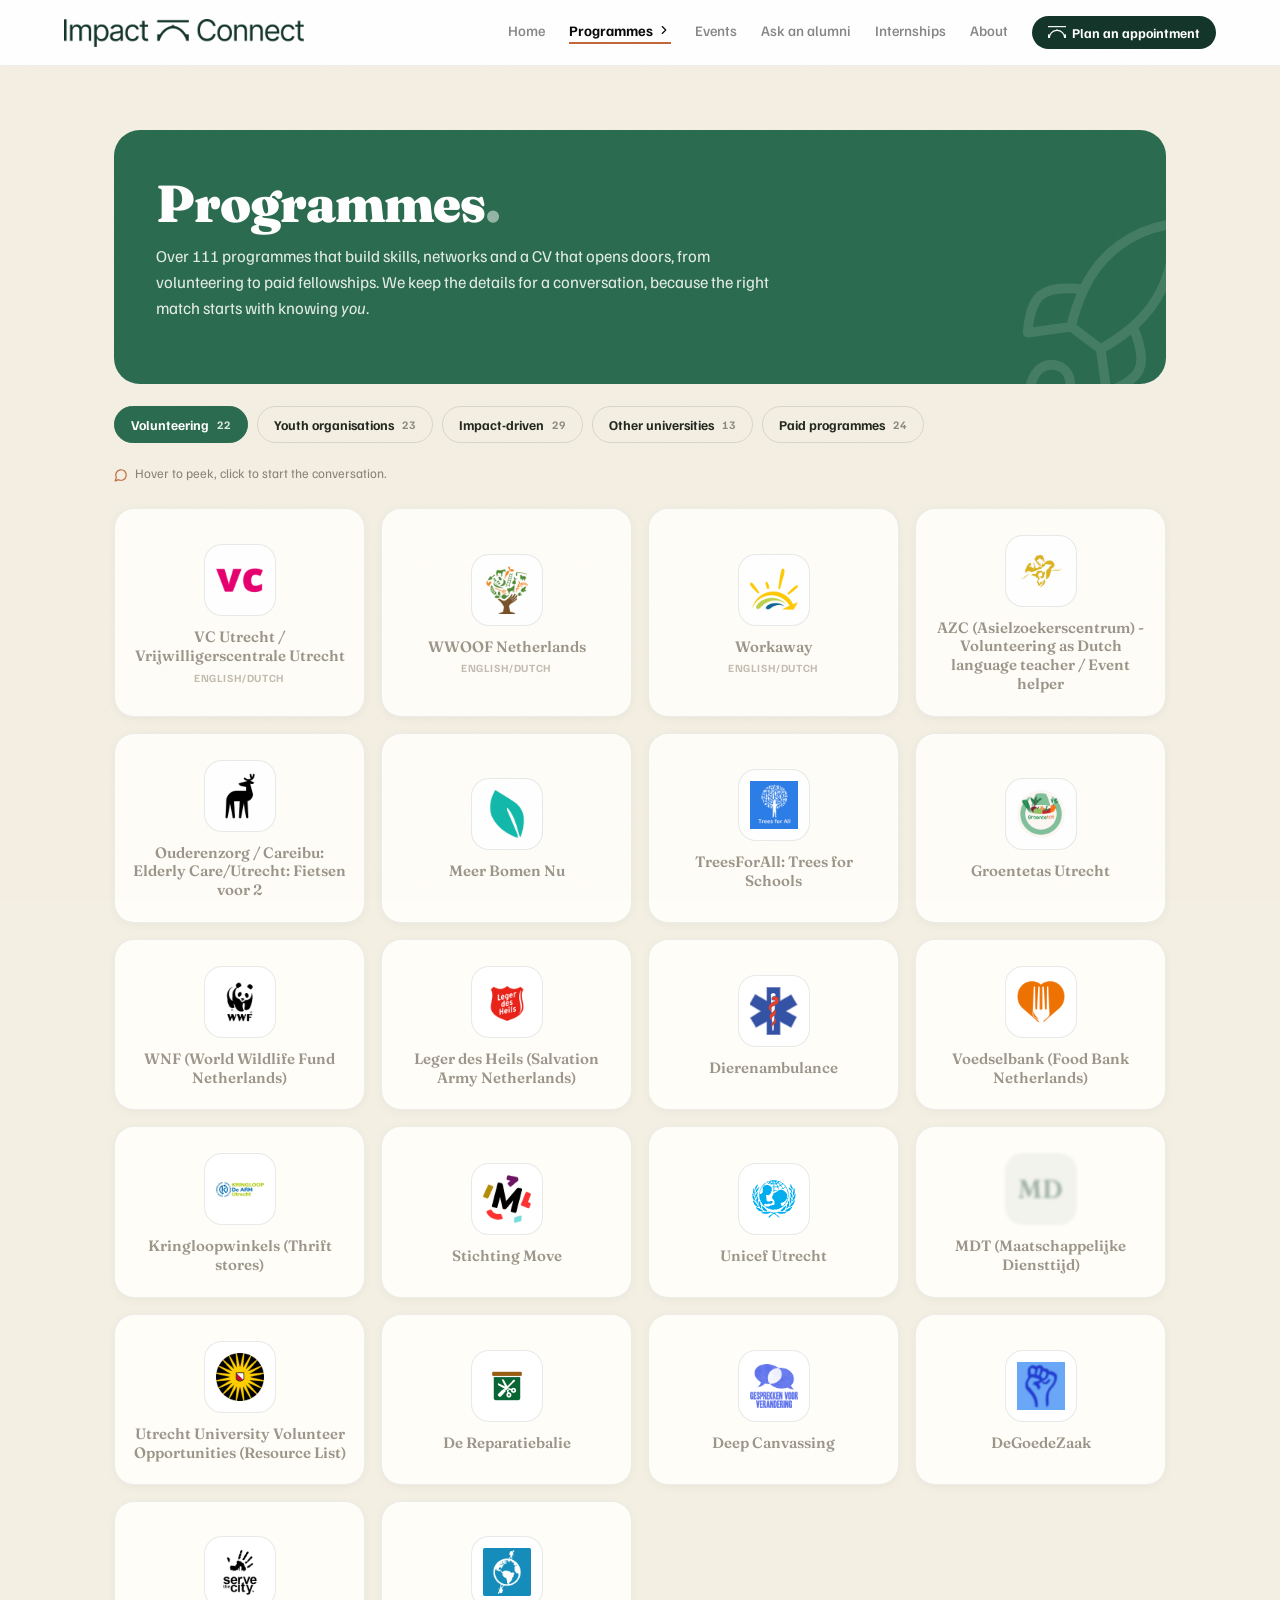
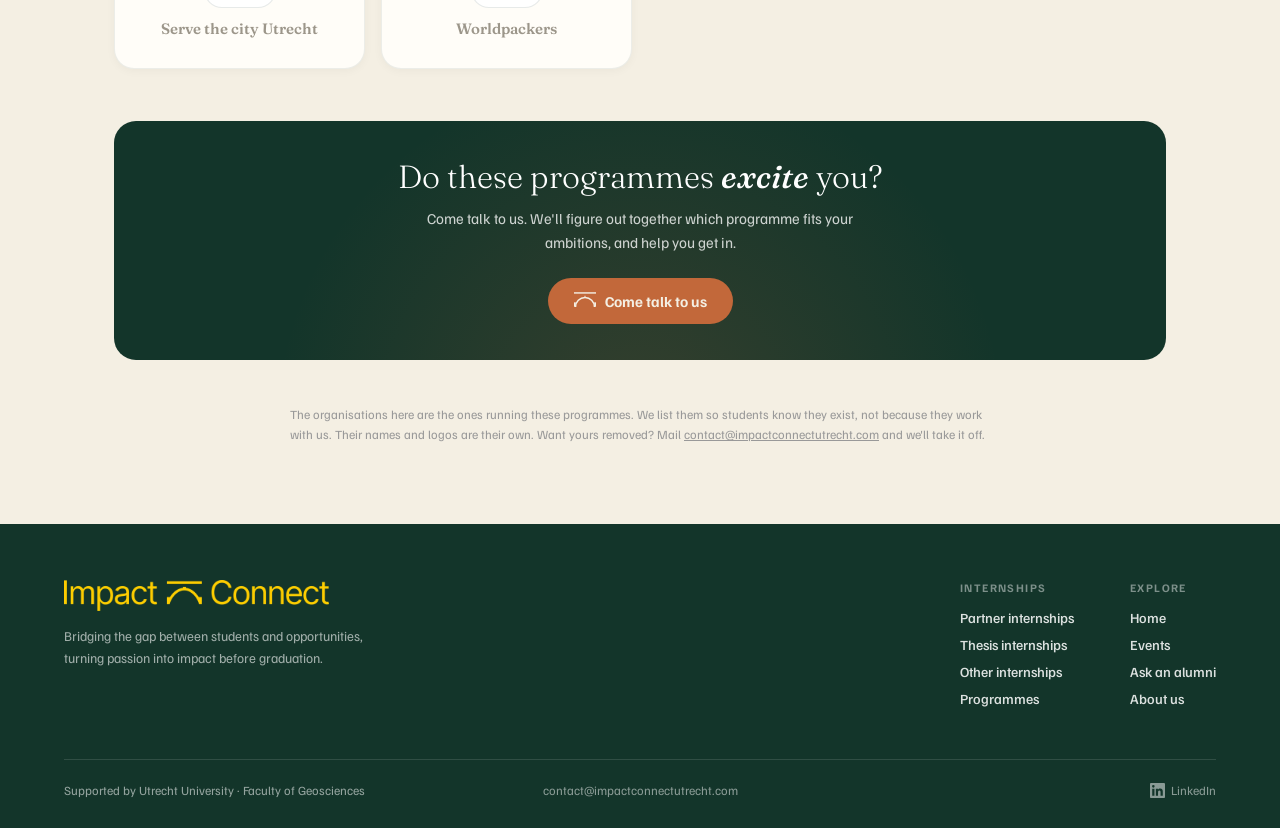
<file: programmes.html>
<!doctype html>
<html lang="en">
<head>
  <meta charset="UTF-8" />
  <meta name="viewport" content="width=device-width, initial-scale=1.0" />
  <title>Programmes · Impact Connect</title>
  <meta name="description" content="Programmes that build skills, networks and a CV that opens doors." />
  <!-- Drie varianten, met opzet. De SVG is scherp op elk formaat en is wat
       moderne browsers pakken; de .ico is de terugval voor oude browsers,
       en apple-touch-icon is het plaatje als iemand de site op zijn
       beginscherm zet. Verander je het merkteken, maak ze dan alle drie
       opnieuw (de PNG's worden getekend, niet uit de SVG gehaald). -->
  <link rel="icon" href="assets/favicon.svg" type="image/svg+xml" />
  <link rel="icon" href="assets/favicon.ico" sizes="any" />
  <link rel="apple-touch-icon" href="assets/apple-touch-icon.png" />
  <!-- 192 is een veelvoud van 48, en dat is de maat die Google wil voor
       het pictogram naast je zoekresultaat. -->
  <link rel="icon" type="image/png" sizes="192x192" href="assets/favicon-192.png" />
  <link rel="preconnect" href="https://fonts.googleapis.com" />
  <link rel="preconnect" href="https://fonts.gstatic.com" crossorigin />
  <link href="https://fonts.googleapis.com/css2?family=Fraunces:ital,opsz,wght@0,9..144,400..900;1,9..144,400..900&family=Familjen+Grotesk:wght@400;500;600;700&display=swap" rel="stylesheet" />
  <link rel="stylesheet" href="styles.css" />
</head>
<body data-page="programmes">
<a class="skip-link" data-t="nav.skip" href="#main">Skip to content</a>
<div id="scroll-progress"></div>

<!-- ═══ HEADER ═══════════════════════════════════════════════════════ -->
<header class="site-header">
  <!-- De officiele lockup als afbeelding. Stond hier eerst als drie losse
       stukken HTML (Impact + brugteken + Connect) met eigen letters en twee
       kleuren; dat was een benadering van het echte logo. -->
  <a class="brand" href="index.html">
    <img src="assets/logo-lockup-donker.png" alt="Impact Connect" width="240" height="28" />
  </a>
  <!-- Alleen zichtbaar op een smal scherm. Zonder deze knop viel het menu
       daar uiteen over drie regels en was de balk 139px hoog, oftewel 17%
       van een telefoonscherm, permanent. Zie initMenu() in script.js. -->
  <button class="nav-toggle" data-nav-toggle type="button"
          aria-expanded="false" aria-controls="site-nav"
          data-t-aria="nav.menu"></button>
  <nav class="site-nav" id="site-nav">
    <a class="nav-link" href="index.html" data-t="nav.home">Home</a>
    <div class="nav-drop">
      <a class="nav-link on" href="programmes.html" data-t="nav.programmes">Programmes<span class="nav-caret" data-icon="ChevronRight" data-size="14"></span></a>
      <div class="nav-drop-menu" data-prog-menu></div>
    </div>
    <a class="nav-link" href="events.html" data-t="nav.events">Events</a>
    <a class="nav-link" href="alumni.html" data-t="nav.alumni">Ask an alumni</a>
    <a class="nav-link" href="internships.html" data-t="nav.internships">Internships</a>
    <a class="nav-link" href="about.html" data-t="nav.about">About</a>
    <button class="nav-cta" data-open-form><span data-mark="currentColor" data-size="18"></span> <span data-t="nav.appointment">Plan an appointment</span></button>
    <button class="taal-knop" data-taalknop type="button">NL</button>
    <span class="saved-count"><span data-icon="Bookmark" data-size="14" data-color="#C2683A" data-fill="#C2683A"></span> <span data-saved-count>0</span></span>
    <span class="uu-cobrand"><span data-uu-logo="38"></span><span data-t="nav.uu">Utrecht<br />University</span></span>
  </nav>
</header>

<main id="main" class="page">
  <div class="page-body wide">
    <div class="page-hero" style="background:#2B6B4F;margin-bottom:22px">
      <div class="ghost" data-icon="Rocket" data-size="210" data-stroke="1.1"></div>
      <h1 data-t="prog.kop">Programmes<i>.</i></h1>
      <p style="max-width:620px"><span data-t="prog.lead1">Over</span> <span id="prog-total"></span> <span data-t="prog.lead2">programmes that build skills, networks and a CV that opens doors, from volunteering to paid fellowships. We keep the details for a conversation, because the right match starts with knowing <em>you</em>.</span></p>
    </div>

    <div class="prog-cats" id="prog-cats"></div>

    <!-- Een tekstballon, geen sterretje. De zin gaat over een gesprek
         beginnen, en dat is wat dit icoon op de homepage bij stap 02 ook al
         betekent. Een sterretje leest inmiddels als "hier zit AI in". -->
    <p class="prog-hint"><span data-icon="MessageCircle" data-size="14" data-color="#C2683A"></span> <span data-t="prog.hint">Hover to peek, click to start the conversation.</span></p>

    <div class="tease-grid" id="tease-grid"></div>

    <div class="prog-cta">
      <div class="glow"></div>
      <h3 class="display" data-t="prog.cta.kop">Do these programmes <span class="ital" style="font-weight:500">excite</span> you?</h3>
      <p data-t="prog.cta.tekst">Come talk to us. We'll figure out together which programme fits your ambitions, and help you get in.</p>
      <div class="row">
        <button class="btn-clay" data-open-form><span data-mark="currentColor" data-size="22"></span> <span data-t="prog.cta.knop">Come talk to us</span></button>
      </div>
    </div>

    <!-- Kleine letters, onderaan met opzet. Er stond eerst een regel die drie
         keer achter elkaar iets ontkende (niet van ons, geen samenwerking,
         niet bedoeld) maar nergens zei waarom die logo's er dan wel staan.
         Nu begint hij bij het waarom, ontkent hij de samenwerking een keer, en
         biedt hij een weg om het te laten weghalen. Dat laatste doet in de
         praktijk het meeste werk: zo'n verzoek komt als mail, niet als claim. -->
    <p class="prog-rechten" data-t="prog.rechten">The organisations here are the ones running these programmes. We list them so students know they exist, not because they work with us. Their names and logos are their own. Want yours removed? Mail <a href="mailto:contact@impactconnectutrecht.com">contact@impactconnectutrecht.com</a> and we'll take it off.</p>
  </div>
</main>

<!-- ═══ FOOTER ═══════════════════════════════════════════════════════ -->
<footer class="site-footer">
  <div class="footer-inner">
    <div class="footer-top">
      <div>
        <!-- In de voettekst de gele versie: op het donkergroen haalt die een
             contrast van 8,9 : 1. Op de witte balk hierboven zou dezelfde
             gele lockup op 1,5 : 1 uitkomen en dus onleesbaar zijn; daar
             staat de donkere. -->
        <div class="footer-brand">
          <img src="assets/logo-lockup-geel.png" alt="Impact Connect" width="270" height="31" />
        </div>
        <p data-t="footer.blurb">Bridging the gap between students and opportunities, turning passion into impact before graduation.</p>
      </div>
      <div class="footer-cols">
        <div>
          <div class="head" data-t="footer.internships">Internships</div>
          <a href="internships.html" data-t="footer.partner">Partner internships</a>
          <a href="thesis.html" data-t="footer.thesis">Thesis internships</a>
          <a href="other-internships.html" data-t="footer.other">Other internships</a>
          <a href="programmes.html" data-t="footer.programmes">Programmes</a>
        </div>
        <div>
          <div class="head" data-t="footer.explore">Explore</div>
          <a href="index.html" data-t="nav.home">Home</a>
          <a href="events.html" data-t="nav.events">Events</a>
          <a href="alumni.html" data-t="nav.alumni">Ask an alumni</a>
          <a href="about.html" data-t="footer.about">About us</a>
        </div>
      </div>
    </div>
    <div class="footer-bottom">
      <span class="uu"><span data-uu-logo="28"></span> <span data-t="footer.uu">Supported by Utrecht University · Faculty of Geosciences</span></span>
      <a class="note" href="mailto:contact@impactconnectutrecht.com">contact@impactconnectutrecht.com</a>
      <!-- Wordt gevuld door script.js uit LINKEDIN_IMPACT_CONNECT in data.js.
           Staat daar niets, dan blijft dit leeg en zie je hier niets. -->
      <a class="note footer-li" data-linkedin-ic hidden></a>
    </div>
  </div>
</footer>

<script src="icons.js"></script>
<script src="vertalingen.js"></script>
<script src="data.js"></script>
<script src="script.js"></script>
</body>
</html>
</file>
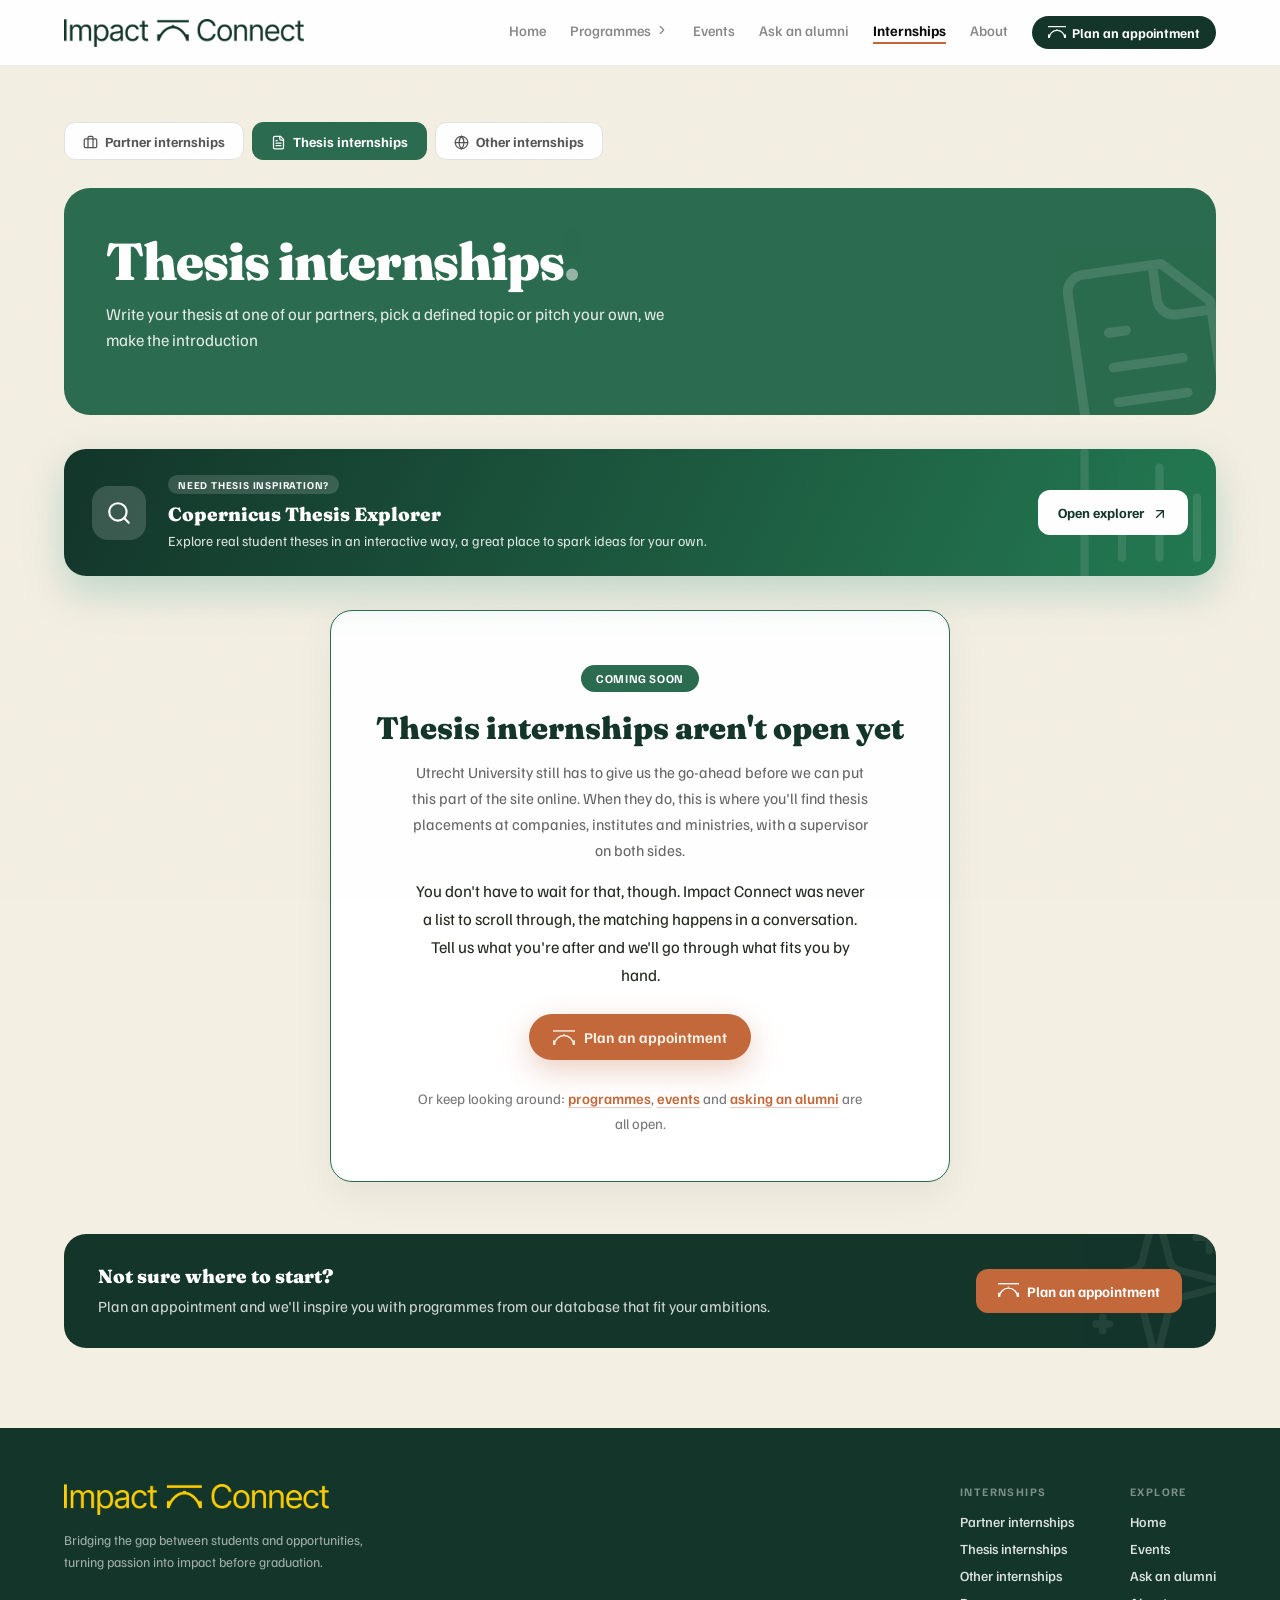
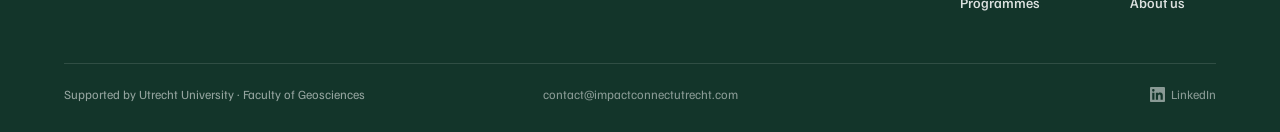
<file: thesis.html>
<!doctype html>
<html lang="en">
<head>
  <meta charset="UTF-8" />
  <meta name="viewport" content="width=device-width, initial-scale=1.0" />
  <title>Thesis internships · Impact Connect</title>
  <meta name="description" content="Write your thesis at one of our partners, pick a defined topic or pitch your own, we make the introduction" />
  <!-- Drie varianten, met opzet. De SVG is scherp op elk formaat en is wat
       moderne browsers pakken; de .ico is de terugval voor oude browsers,
       en apple-touch-icon is het plaatje als iemand de site op zijn
       beginscherm zet. Verander je het merkteken, maak ze dan alle drie
       opnieuw (de PNG's worden getekend, niet uit de SVG gehaald). -->
  <link rel="icon" href="assets/favicon.svg" type="image/svg+xml" />
  <link rel="icon" href="assets/favicon.ico" sizes="any" />
  <link rel="apple-touch-icon" href="assets/apple-touch-icon.png" />
  <!-- 192 is een veelvoud van 48, en dat is de maat die Google wil voor
       het pictogram naast je zoekresultaat. -->
  <link rel="icon" type="image/png" sizes="192x192" href="assets/favicon-192.png" />
  <link rel="preconnect" href="https://fonts.googleapis.com" />
  <link rel="preconnect" href="https://fonts.gstatic.com" crossorigin />
  <link href="https://fonts.googleapis.com/css2?family=Fraunces:ital,opsz,wght@0,9..144,400..900;1,9..144,400..900&family=Familjen+Grotesk:wght@400;500;600;700&display=swap" rel="stylesheet" />
  <link rel="stylesheet" href="styles.css" />
</head>
<body data-page="listing" data-list="thesis">
<a class="skip-link" data-t="nav.skip" href="#main">Skip to content</a>
<div id="scroll-progress"></div>

<!-- ═══ HEADER ═══════════════════════════════════════════════════════ -->
<header class="site-header">
  <!-- De officiele lockup als afbeelding. Stond hier eerst als drie losse
       stukken HTML (Impact + brugteken + Connect) met eigen letters en twee
       kleuren; dat was een benadering van het echte logo. -->
  <a class="brand" href="index.html">
    <img src="assets/logo-lockup-donker.png" alt="Impact Connect" width="240" height="28" />
  </a>
  <!-- Alleen zichtbaar op een smal scherm. Zonder deze knop viel het menu
       daar uiteen over drie regels en was de balk 139px hoog, oftewel 17%
       van een telefoonscherm, permanent. Zie initMenu() in script.js. -->
  <button class="nav-toggle" data-nav-toggle type="button"
          aria-expanded="false" aria-controls="site-nav"
          data-t-aria="nav.menu"></button>
  <nav class="site-nav" id="site-nav">
    <a class="nav-link" href="index.html" data-t="nav.home">Home</a>
    <div class="nav-drop">
      <a class="nav-link" href="programmes.html" data-t="nav.programmes">Programmes<span class="nav-caret" data-icon="ChevronRight" data-size="14"></span></a>
      <div class="nav-drop-menu" data-prog-menu></div>
    </div>
    <a class="nav-link" href="events.html" data-t="nav.events">Events</a>
    <a class="nav-link" href="alumni.html" data-t="nav.alumni">Ask an alumni</a>
    <a class="nav-link on" href="internships.html" data-t="nav.internships">Internships</a>
    <a class="nav-link" href="about.html" data-t="nav.about">About</a>
    <button class="nav-cta" data-open-form><span data-mark="currentColor" data-size="18"></span> <span data-t="nav.appointment">Plan an appointment</span></button>
    <button class="taal-knop" data-taalknop type="button">NL</button>
    <span class="saved-count"><span data-icon="Bookmark" data-size="14" data-color="#C2683A" data-fill="#C2683A"></span> <span data-saved-count>0</span></span>
    <span class="uu-cobrand"><span data-uu-logo="38"></span><span data-t="nav.uu">Utrecht<br />University</span></span>
  </nav>
</header>

<main id="main" class="page">
  <div class="subnav">
    <a href="internships.html"><span data-icon="Briefcase" data-size="15"></span> <span data-t="sub.partner">Partner internships</span></a>
    <a class="on" href="thesis.html" style="background:#2B6B4F;border-color:#2B6B4F"><span data-icon="FileText" data-size="15"></span> <span data-t="sub.thesis">Thesis internships</span></a>
    <a href="other-internships.html"><span data-icon="Globe" data-size="15"></span> <span data-t="sub.other">Other internships</span></a>
  </div>
  <div class="page-body">
    <div class="page-hero" style="background:#2B6B4F">
      <div class="ghost" data-icon="FileText" data-size="210" data-stroke="1.1"></div>
      <h1 data-t="stage.thesis.kop">Thesis internships<i>.</i></h1>
      <p data-t="stage.thesis.lead">Write your thesis at one of our partners, pick a defined topic or pitch your own, we make the introduction</p>
      <div class="stats" id="hero-stats"></div>
    </div>
    <a class="copernicus" href="https://copernicus-thesis-explorer.streamlit.app/" target="_blank" rel="noreferrer">
      <div class="ghost" data-icon="BarChart3" data-size="180" data-stroke="1.1"></div>
      <!-- Een vergrootglas: dit blok gaat over door echte scripties bladeren.
           BarChart3 kan hier niet, dat is al het watermerk erachter. -->
      <span class="icon" data-icon="Search" data-size="26" data-color="#fff"></span>
      <div class="body">
        <div class="tag" data-t="thesis.cop.tag">Need thesis inspiration?</div>
        <div class="ttl">Copernicus Thesis Explorer</div>
        <p data-t="thesis.cop.tekst">Explore real student theses in an interactive way, a great place to spark ideas for your own.</p>
      </div>
      <span class="go"><span data-t="thesis.cop.knop">Open explorer</span> <span data-icon="ArrowUpRight" data-size="16"></span></span>
    </a>
    <div class="filters">
      <button class="filter-toggle" id="filter-paid"><span data-icon="Banknote" data-size="14"></span> <span data-t="filter.betaald">Paid only</span></button>
      <div class="search-box"><span data-icon="Search" data-size="16" data-color="#999"></span>
        <input id="listing-search" placeholder="Search…" data-t-placeholder="filter.zoek" aria-label="Search" data-t-aria="filter.zoek" autocomplete="off" /></div>
    </div>
    <div class="listing-grid" id="listing-grid"></div>
    <div class="banner">
      <div class="ghost" data-icon="Sparkles" data-size="160" data-stroke="1.1"></div>
      <div class="body">
        <div class="ttl" data-t="banner.kop">Not sure where to start?</div>
        <p data-t="banner.tekst">Plan an appointment and we'll inspire you with programmes from our database that fit your ambitions.</p>
      </div>
      <button class="cta" data-open-form><span data-mark="currentColor" data-size="21"></span> <span data-t="nav.appointment">Plan an appointment</span></button>
    </div>
  </div>
</main>

<!-- ═══ FOOTER ═══════════════════════════════════════════════════════ -->
<footer class="site-footer">
  <div class="footer-inner">
    <div class="footer-top">
      <div>
        <!-- In de voettekst de gele versie: op het donkergroen haalt die een
             contrast van 8,9 : 1. Op de witte balk hierboven zou dezelfde
             gele lockup op 1,5 : 1 uitkomen en dus onleesbaar zijn; daar
             staat de donkere. -->
        <div class="footer-brand">
          <img src="assets/logo-lockup-geel.png" alt="Impact Connect" width="270" height="31" />
        </div>
        <p data-t="footer.blurb">Bridging the gap between students and opportunities, turning passion into impact before graduation.</p>
      </div>
      <div class="footer-cols">
        <div>
          <div class="head" data-t="footer.internships">Internships</div>
          <a href="internships.html" data-t="footer.partner">Partner internships</a>
          <a href="thesis.html" data-t="footer.thesis">Thesis internships</a>
          <a href="other-internships.html" data-t="footer.other">Other internships</a>
          <a href="programmes.html" data-t="footer.programmes">Programmes</a>
        </div>
        <div>
          <div class="head" data-t="footer.explore">Explore</div>
          <a href="index.html" data-t="nav.home">Home</a>
          <a href="events.html" data-t="nav.events">Events</a>
          <a href="alumni.html" data-t="nav.alumni">Ask an alumni</a>
          <a href="about.html" data-t="footer.about">About us</a>
        </div>
      </div>
    </div>
    <div class="footer-bottom">
      <span class="uu"><span data-uu-logo="28"></span> <span data-t="footer.uu">Supported by Utrecht University · Faculty of Geosciences</span></span>
      <a class="note" href="mailto:contact@impactconnectutrecht.com">contact@impactconnectutrecht.com</a>
      <!-- Wordt gevuld door script.js uit LINKEDIN_IMPACT_CONNECT in data.js.
           Staat daar niets, dan blijft dit leeg en zie je hier niets. -->
      <a class="note footer-li" data-linkedin-ic hidden></a>
    </div>
  </div>
</footer>

<script src="icons.js"></script>
<script src="vertalingen.js"></script>
<script src="data.js"></script>
<script src="script.js"></script>
</body>
</html>
</file>
<file: styles.css>
/* ═══════════════════════════════════════════════════════════════════
   Impact Connect — ontwerpsysteem
   Kleuren, typografie, layout en animaties voor alle pagina's.
   ═══════════════════════════════════════════════════════════════════ */

:root {
  --green:      #2B6B4F;  /* primair bosgroen */
  --dark:       #13352A;  /* diep bosgroen: koppen, donkere secties */
  --clay:       #C2683A;  /* terracotta accent */
  --ochre:      #D9A441;  /* warme oker */
  --moss:       #7C8C4E;  /* mos/olijf */
  --mint:       #EDE6D4;  /* warm zandtint voor chips en vlakken */
  --paper:      #F4EFE3;  /* bone / papierbasis */
  --paper2:     #EFE8D8;  /* iets dieper papier */
  --ink:        #23291F;  /* warm bijna-zwart voor bodytekst */
  --sand:       #D8C9A0;  /* zandrand */
  --line:       #ECECEC;  /* lichte scheidingslijn */
  --muted:      #666;
  --muted-soft: #999;

  --font-body:    'Familjen Grotesk', system-ui, -apple-system, sans-serif;
  --font-display: 'Fraunces', Georgia, serif;
}

* { box-sizing: border-box; }
html, body { margin: 0; padding: 0; }
html { scroll-behavior: smooth; }

body {
  font-family: var(--font-body);
  background: var(--paper);
  color: var(--ink);
  min-height: 100vh;
  -webkit-font-smoothing: antialiased;
}

.display { font-family: var(--font-display); font-optical-sizing: auto; }
.ital    { font-style: italic; }
::selection { background: var(--clay); color: var(--paper); }

a { cursor: pointer; }
button { font-family: inherit; }

/* papieren korrel over de hele pagina */
body::before {
  content: ""; position: fixed; inset: 0; z-index: 9999;
  pointer-events: none; opacity: 0.5; mix-blend-mode: multiply;
  background-image: url("data:image/svg+xml,%3Csvg xmlns='http://www.w3.org/2000/svg' width='160' height='160'%3E%3Cfilter id='n'%3E%3CfeTurbulence type='fractalNoise' baseFrequency='0.85' numOctaves='3' stitchTiles='stitch'/%3E%3C/filter%3E%3Crect width='100%25' height='100%25' filter='url(%23n)' opacity='0.06'/%3E%3C/svg%3E");
}

/* leesvoortgang bovenaan */
#scroll-progress {
  position: fixed; top: 0; left: 0; height: 3px; width: 0;
  background: linear-gradient(90deg, var(--clay), var(--green));
  z-index: 200; transition: width .1s linear;
}

.skip-link {
  position: absolute; left: -9999px; top: 0; z-index: 300;
  background: var(--dark); color: #fff; padding: 12px 18px; border-radius: 0 0 10px 0;
  font-weight: 700; text-decoration: none;
}
.skip-link:focus { left: 0; }

/* ── icoontjes ──────────────────────────────────────────────────── */
.ic { display: inline-block; vertical-align: middle; flex-shrink: 0; }

/* ── herbruikbare bouwstenen ────────────────────────────────────── */
.pill {
  font-size: 11px; font-weight: 600; letter-spacing: .3px;
  padding: 3px 9px; border-radius: 999px; white-space: nowrap;
  display: inline-flex; align-items: center; gap: 4px; color: #fff;
}
.pill-dot { width: 7px; height: 7px; border-radius: 99px; }

.levels { display: inline-flex; align-items: center; gap: 5px; }
.levels-dots { display: inline-flex; gap: 2px; }
.levels-dots i { width: 6px; height: 6px; border-radius: 99px; background: #DADADA; }
.levels-label { font-size: 11.5px; color: var(--muted); font-weight: 500; }

.logo-badge {
  border-radius: 12px; border: 1px solid var(--line); background: #fff;
  flex-shrink: 0; box-shadow: 0 1px 3px rgba(0,0,0,.05);
  display: flex; align-items: center; justify-content: center; box-sizing: border-box;
}
.logo-badge img { max-width: 100%; max-height: 100%; object-fit: contain; }
.logo-badge.is-initials { background: #F6F6F4; color: var(--muted-soft); font-weight: 800; }

/* magnetische knoppen (home + CTA's) */
.btn-mag {
  border-radius: 999px; padding: 14px 24px; font-weight: 700; font-size: 15px;
  cursor: pointer; display: inline-flex; align-items: center; gap: 9px;
  text-decoration: none; border: 1.5px solid rgba(19,53,42,.2); background: transparent;
  color: var(--dark); transition: transform .15s ease, box-shadow .15s ease;
}
.btn-mag.primary {
  background: var(--clay); color: var(--paper); border: none;
  box-shadow: 0 10px 30px rgba(194,104,58,.32);
}

.chip {
  border: 1.5px solid #DDD; background: #fff; color: #444;
  padding: 9px 15px; border-radius: 999px; font-size: 13.5px; font-weight: 600;
  cursor: pointer; transition: all .12s;
}
.chip.on { border-color: var(--dark); background: var(--dark); color: #fff; }

/* onthul-animatie bij scrollen */
.reveal { opacity: 0; transform: translateY(18px); }
.reveal.shown {
  opacity: 1; transform: none;
  transition: opacity .6s cubic-bezier(.2,.7,.2,1), transform .6s cubic-bezier(.2,.7,.2,1);
}

/* ═══ HEADER ═══════════════════════════════════════════════════════ */
.site-header {
  display: flex; justify-content: space-between; align-items: center;
  gap: 20px; flex-wrap: wrap; row-gap: 12px;
  padding: 16px 5vw; border-bottom: 1px solid #EDEDED; background: #fff;
  position: sticky; top: 0; z-index: 30;
}
/* Woordmerk: Impact · brug · Connect, zoals op het merkboard */
.brand { display: flex; align-items: center; gap: 7px; text-decoration: none; flex-shrink: 0; }
.brand-mark { display: flex; align-items: center; }
.brand-mark svg { display: block; }
.brand-word { font-size: 21px; letter-spacing: -.5px; line-height: 1; font-family: var(--font-body); }
.brand-word b { font-weight: 800; color: var(--dark); }
.brand-word span { font-weight: 600; color: var(--green); }

.site-nav {
  display: flex; gap: 24px; row-gap: 10px; font-size: 14.5px;
  align-items: center; flex-wrap: wrap; justify-content: flex-end;
}
.nav-link {
  color: #888; font-weight: 500; cursor: pointer; padding-bottom: 3px;
  border-bottom: 2px solid transparent; text-decoration: none;
  display: inline-flex; align-items: center; gap: 4px;
}
.nav-link.on { color: #0A0A0A; font-weight: 700; border-bottom-color: var(--clay); }

.nav-drop { position: relative; }
.nav-drop-menu {
  position: absolute; top: calc(100% + 10px); left: -12px; background: #fff;
  border: 1px solid #EAEAEA; border-radius: 12px; box-shadow: 0 12px 30px rgba(0,0,0,.12);
  padding: 8px; min-width: 210px; z-index: 40; display: none;
}
.nav-drop:hover .nav-drop-menu,
.nav-drop:focus-within .nav-drop-menu,
.nav-drop.open .nav-drop-menu { display: block; }
/* Onzichtbaar bruggetje over het gat tussen de knop en het menu. Zonder
   dit valt de muis in dat gat buiten het menu en klapt het dicht voor je
   een item kunt aanklikken. */
.nav-drop-menu::before {
  content: ""; position: absolute; left: 0; right: 0; top: -12px; height: 12px;
}
.nav-drop-menu a {
  display: flex; align-items: center; gap: 9px; padding: 10px 12px; border-radius: 8px;
  font-size: 14px; font-weight: 500; color: #555; text-decoration: none;
}
.nav-drop-menu a.on { font-weight: 700; color: #0A0A0A; background: var(--paper); }
.nav-caret { display: inline-flex; transition: transform .15s; }
.nav-drop:hover .nav-caret,
.nav-drop:focus-within .nav-caret { transform: rotate(90deg); }

.cmdk-btn {
  background: #F4F4F2; color: #888; border: 1px solid #E8E8E4; border-radius: 10px;
  padding: 7px 12px; font-weight: 500; font-size: 13px; cursor: pointer;
  display: inline-flex; align-items: center; gap: 8px;
}
.cmdk-btn kbd {
  font-family: inherit; font-size: 11px; background: #fff;
  border: 1px solid #E0E0E0; border-radius: 5px; padding: 1px 5px;
}
.nav-cta {
  background: var(--dark); color: #fff; border: none; border-radius: 999px;
  padding: 8px 16px; font-weight: 700; font-size: 13.5px; cursor: pointer;
  display: inline-flex; align-items: center; gap: 6px; text-decoration: none;
}
.saved-count {
  display: inline-flex; align-items: center; gap: 6px; background: var(--mint);
  border: 1px solid var(--sand); border-radius: 999px; padding: 6px 12px;
  font-weight: 600; color: #000; font-size: 13.5px;
}
.uu-cobrand {
  display: inline-flex; align-items: center; gap: 8px;
  padding-left: 18px; border-left: 1px solid #E5E5E5;
}
.uu-cobrand img { display: block; object-fit: contain; }
.uu-cobrand span { font-size: 11px; color: #888; line-height: 1.25; }

/* ═══ HOME ═════════════════════════════════════════════════════════ */
.hero { position: relative; background: var(--paper); overflow: hidden; }
.hero-sun { position: absolute; inset: 0; width: 100%; height: 100%; pointer-events: none; }
.hero-inner { padding: 66px 5vw 84px; max-width: 1180px; margin: 0 auto; position: relative; }
.hero h1 {
  font-family: var(--font-display); font-weight: 300;
  font-size: clamp(46px, 9vw, 120px); line-height: .94; letter-spacing: -.025em;
  margin: 0; color: var(--dark); max-width: 1000px;
}
.hero h1 span.line { display: block; }
.hero h1 .ital { font-weight: 500; color: var(--clay); }
.hero-bottom {
  display: flex; gap: 48px; align-items: flex-end; justify-content: space-between;
  flex-wrap: wrap; margin-top: 40px;
}
.hero-lead {
  font-size: clamp(17px, 1.7vw, 21px); line-height: 1.6; color: var(--ink);
  max-width: 540px; margin: 0; font-weight: 400;
}
.hero-lead b { color: var(--green); font-weight: 600; }
.hero-actions { display: flex; gap: 14px; flex-wrap: wrap; }
.hero-tear { display: block; width: 100%; height: 38px; position: relative; }

.ticker { background: var(--dark); color: var(--paper); padding: 15px 0; overflow: hidden; }
.ticker span.word {
  display: inline-flex; align-items: center; gap: 22px; margin-right: 22px;
  font-family: var(--font-display); font-weight: 500; font-size: 17px;
  font-style: italic; letter-spacing: .5px;
}
.ticker span.word i { color: var(--ochre); font-style: normal; }

.marquee { overflow: hidden; white-space: nowrap; display: flex; }
.marquee-track {
  display: inline-flex; align-items: center;
  animation: marquee 28s linear infinite; will-change: transform;
}
.marquee-track.slow { animation-duration: 36s; }
.marquee-track.fast { animation-duration: 26s; }

.logo-band {
  background: var(--paper); padding: 26px 0;
  border-top: 1px solid rgba(19,53,42,.08); border-bottom: 1px solid rgba(19,53,42,.08);
}
/* De logo's staan in kleur. Ze stonden hier eerst grijs met opacity .7,
   zodat de band rustig bleef en het merk van Impact Connect vooraan stond.
   Nu vol in kleur: het zijn echte organisaties waar studenten terechtkomen,
   en dat herken je aan de kleur sneller dan aan de vorm. */
.logo-band .logo-item {
  display: inline-flex; align-items: center; justify-content: center;
  margin: 0 28px;
  opacity: .92;
  transition: opacity .3s ease, transform .3s ease;
}
.logo-band img { height: 44px; width: auto; max-width: 150px; object-fit: contain; }
/* Witte logo's hebben een donker vlak nodig, net als op de programmakaartjes. */
.logo-band .logo-item.on-dark {
  background: var(--dark); border-radius: 8px; padding: 6px 10px;
}
/* De band loopt gewoon door; alleen het logo onder de muis komt naar voren. */
.logo-band .logo-item:hover { opacity: 1; transform: scale(1.06); }

.section { padding: 100px 5vw; background: var(--paper); }
/* Twee lichte secties onder elkaar hadden samen 200px lucht ertussen. Dat
   leest als een gat, want er zit geen kleurwissel tussen om het te
   rechtvaardigen. Grenzen ze aan elkaar, dan halveren ze allebei. Voor de
   overgang naar een donkere sectie blijft de ruime marge staan. */
.section + .section     { padding-top: 60px; }
.section:has(+ .section) { padding-bottom: 60px; }
.section-inner { max-width: 1180px; margin: 0 auto; }
.section h2 {
  font-family: var(--font-display); font-weight: 900;
  font-size: clamp(30px, 4.6vw, 56px); letter-spacing: -.02em; margin: 0 0 14px;
}
.dot-clay  { color: var(--clay); }
.dot-green { color: var(--green); }
.section-lead { font-size: 17px; line-height: 1.6; color: #555; max-width: 560px; }

.rule { width: 46px; height: 4px; background: var(--green); border-radius: 2px; margin-bottom: 22px; }

.card-grid { display: grid; grid-template-columns: repeat(auto-fit, minmax(260px, 1fr)); gap: 22px; }
.problem-card {
  background: #fff; color: var(--ink); border: 1px solid rgba(19,53,42,.1);
  border-radius: 22px; padding: 34px 30px; height: 100%;
  transition: transform .3s cubic-bezier(.2,.8,.3,1), box-shadow .3s;
}
.problem-card:hover { transform: translateY(-4px); box-shadow: 0 18px 40px rgba(0,0,0,.08); }
.problem-card .num  { font-family: var(--font-display); font-size: 15px; color: var(--green); font-weight: 700; margin-bottom: 18px; }
.problem-card .ttl  { font-family: var(--font-display); font-size: 27px; font-weight: 900; margin-bottom: 14px; }
.problem-card p     { font-size: 15.5px; line-height: 1.68; color: var(--muted); margin: 0; }

.steps-grid { display: grid; grid-template-columns: repeat(auto-fit, minmax(260px, 1fr)); gap: 20px; position: relative; }
.step-card {
  background: #FFFDF8; color: var(--ink); border: 1px solid rgba(19,53,42,.08);
  border-top: 4px solid var(--green); border-radius: 20px; padding: 30px 28px 32px;
  height: 100%; position: relative; overflow: hidden; box-shadow: 0 2px 12px rgba(0,0,0,.04);
}
.step-card .ghost { position: absolute; right: -26px; bottom: -30px; opacity: .06; }
.step-card .badge {
  width: 46px; height: 46px; border-radius: 13px; display: flex;
  align-items: center; justify-content: center; margin-bottom: 20px; color: #fff;
}
.step-card .num { font-family: var(--font-display); font-size: 14px; font-weight: 700; margin-bottom: 8px; position: relative; }
.step-card .ttl { font-family: var(--font-display); font-size: 25px; font-weight: 900; margin-bottom: 12px; position: relative; }
.step-card p    { font-size: 15.5px; line-height: 1.68; color: var(--muted); margin: 0; position: relative; }
/* Compacte variant van de stappen: die staan boven "Four ways in" en
   moeten uitleggen wat Impact Connect is zonder een heel scherm te kosten.
   Het icoontje staat naast de tekst in plaats van erboven. */
.steps-grid.compact { grid-template-columns: repeat(auto-fit, minmax(280px, 1fr)); gap: 18px; }
/* geen ghost-illustratie in deze variant, dus het pijltje tussen de kaarten
   hoeft niet meer weggeknipt te worden aan de rand */
.step-card.compact { display: flex; gap: 15px; align-items: flex-start; padding: 22px 24px 24px; overflow: visible; }
.step-card.compact .badge { width: 38px; height: 38px; border-radius: 11px; margin: 2px 0 0; flex: none; }
.step-card.compact .num { font-size: 12.5px; margin-bottom: 3px; opacity: .9; }
.step-card.compact .ttl { font-size: 20px; margin-bottom: 7px; }
.step-card.compact p { font-size: 15px; line-height: 1.6; }
.step-arrow {
  position: absolute; right: -32px; top: 50%; z-index: 2; transform: translateY(-50%);
  width: 44px; height: 44px; border-radius: 99px; background: #fff;
  box-shadow: 0 6px 18px rgba(0,0,0,.15); display: flex; align-items: center; justify-content: center;
}
.center-row { display: flex; justify-content: center; margin-top: 44px; }

.quote-section { background: var(--dark); color: #fff; padding: 88px 5vw; position: relative; overflow: hidden; }
.quote-mark {
  position: absolute; left: -6%; top: -20%; font-family: var(--font-display);
  font-size: 480px; font-weight: 900; color: rgba(255,255,255,.04); line-height: 1; user-select: none;
}
.quote-section blockquote {
  font-family: var(--font-display); font-weight: 900;
  font-size: clamp(24px, 3.6vw, 44px); line-height: 1.25; letter-spacing: -.01em; margin: 0;
}
.quote-section blockquote em { font-style: normal; color: var(--clay); }
.quote-by { display: flex; align-items: center; gap: 16px; margin-top: 36px; }
.quote-avatar { width: 64px; height: 64px; flex-shrink: 0; border-radius: 999px; overflow: hidden; }
.quote-by .name { font-weight: 800; font-size: 15px; }
.quote-by .role { font-size: 13px; color: rgba(255,255,255,.65); }

.cat-row { display: flex; gap: 16px; min-height: 380px; }
.cat-panel {
  flex: 1; border-radius: 26px; padding: 34px 30px; cursor: pointer; color: #fff;
  position: relative; overflow: hidden; display: flex; flex-direction: column;
  justify-content: space-between; text-decoration: none;
  transition: flex .55s cubic-bezier(.3,.9,.3,1), transform .4s, opacity .4s;
  box-shadow: 0 4px 14px rgba(0,0,0,.06);
}
.cat-row:hover .cat-panel { opacity: .55; }
.cat-row .cat-panel:hover {
  flex: 2.4; opacity: 1; transform: translateY(-6px); box-shadow: 0 26px 60px rgba(0,0,0,.18);
}
.cat-panel .scene { position: absolute; inset: 0; opacity: 0; transition: opacity .5s; mix-blend-mode: luminosity; }
.cat-panel:hover .scene { opacity: .4; }
.cat-panel .ghost {
  position: absolute; right: -34px; bottom: -34px; opacity: .1; z-index: 1;
  transition: opacity .4s, transform .5s;
}
.cat-panel:hover .ghost { opacity: .18; transform: scale(1.15) rotate(-6deg); }
.cat-panel .top { position: relative; z-index: 2; }
.cat-panel .badge {
  width: 50px; height: 50px; border-radius: 14px; background: rgba(255,255,255,.16);
  display: flex; align-items: center; justify-content: center; margin-bottom: 22px;
}
.cat-panel h3 {
  font-family: var(--font-display); font-weight: 900; font-size: 23px;
  line-height: 1.12; margin: 0 0 12px; transition: font-size .4s;
}
.cat-panel:hover h3 { font-size: 30px; }
.cat-panel p {
  font-size: 16px; line-height: 1.6; opacity: 0; max-height: 0; margin: 0;
  transition: opacity .4s .1s, max-height .45s; overflow: hidden;
}
.cat-panel:hover p { opacity: .95; max-height: 140px; }
.cat-foot { display: flex; align-items: center; justify-content: space-between; margin-top: 18px; position: relative; z-index: 2; }
.cat-foot .count { font-size: 12.5px; font-weight: 800; letter-spacing: 1px; text-transform: uppercase; opacity: .8; }
.cat-foot .go {
  width: 42px; height: 42px; border-radius: 99px; background: #fff;
  display: flex; align-items: center; justify-content: center;
  transform: rotate(-45deg); transition: transform .4s cubic-bezier(.3,1.4,.4,1);
}
.cat-panel:hover .cat-foot .go { transform: rotate(0deg); }

/* partnermuur */
.wall-section { background: var(--dark); padding: 96px 5vw; position: relative; overflow: hidden; }
.wall-watermark { position: absolute; right: -6%; top: -10%; opacity: .05; transform: rotate(-8deg); }
.wall-section h2 { color: #fff; }
.wall-section .section-lead { color: rgba(255,255,255,.7); max-width: 540px; margin: 0 0 34px; font-size: 16.5px; }
.wall-cats { display: flex; gap: 9px; flex-wrap: wrap; margin-bottom: 36px; }
.wall-cat {
  border: 1.5px solid rgba(255,255,255,.25); background: transparent; color: rgba(255,255,255,.85);
  padding: 9px 18px; border-radius: 999px; font-size: 13.5px; font-weight: 700;
  cursor: pointer; transition: all .2s;
}
.wall-cat.on { border-color: var(--clay); background: var(--clay); color: #fff; }
.wall-grid { display: grid; grid-template-columns: repeat(6, 1fr); gap: 14px; }
.wall-tile {
  grid-column: span 1; background: #fff; border-radius: 18px; padding: 18px 16px 14px;
  display: flex; flex-direction: column; align-items: center; justify-content: center; gap: 10px;
  min-height: 116px; position: relative; overflow: hidden;
  box-shadow: 0 4px 14px rgba(0,0,0,.18); transition: all .35s cubic-bezier(.2,.8,.3,1);
}
.wall-tile.big { grid-column: span 2; }
.wall-tile .tile-name { font-size: 12.5px; font-weight: 800; color: #0A0A0A; text-align: center; line-height: 1.2; }
.wall-tile .tile-back {
  position: absolute; inset: 0; background: var(--dark); color: #fff;
  display: flex; flex-direction: column; align-items: center; justify-content: center;
  gap: 6px; padding: 12px; opacity: 0; transition: opacity .25s ease; text-align: center;
}
.wall-tile .tile-back .n { font-weight: 900; font-size: 14px; font-family: var(--font-display); }
.wall-tile .tile-back .o { font-size: 11.5px; font-weight: 700; color: var(--clay); letter-spacing: .4px; text-transform: uppercase; }
.wall-tile:hover .tile-back { opacity: 1; }
.wall-tile.lit  { box-shadow: 0 16px 40px rgba(0,0,0,.35), 0 0 0 2px var(--clay); transform: translateY(-2px); }
.wall-tile:hover { transform: translateY(-5px) scale(1.02); box-shadow: 0 16px 40px rgba(0,0,0,.35), 0 0 0 2px var(--clay); }
.wall-tile.dim  { opacity: .22; filter: grayscale(1); }
.wall-note { font-size: 12.5px; color: rgba(255,255,255,.35); margin-top: 26px; text-align: center; }

.teaser-head {
  display: flex; justify-content: space-between; align-items: flex-end;
  flex-wrap: wrap; gap: 18px; margin-bottom: 44px;
}
/* "All 34 events" stond als een grijs randje naast de koptekst en viel weg
   tussen de kaartjes. Het getal is juist de reden om te klikken, dus: gevuld
   bosgroen, het aantal groot in oker, en een pijl die meebeweegt. */
.btn-all {
  display: inline-flex; align-items: center; gap: 9px;
  background: var(--dark); color: var(--paper); text-decoration: none;
  border-radius: 999px; padding: 13px 26px;
  font-size: 16px; font-weight: 700; letter-spacing: -.1px;
  box-shadow: 0 10px 26px rgba(19,53,42,.26);
  transition: transform .2s cubic-bezier(.2,.8,.3,1), box-shadow .2s;
}
/* Het getal stond eerst in Fraunces; die cijfers hebben krullen en staan
   ongelijk hoog, wat in een knop van vier woorden raar leest. Nu gewoon de
   broodletter, iets groter en in oker: valt op zonder eigenwijs te doen. */
.btn-all b {
  font-family: inherit; font-weight: 700; font-size: 18px;
  color: var(--ochre); line-height: 1; font-variant-numeric: tabular-nums;
}
.btn-all .arr { display: inline-flex; transition: transform .2s cubic-bezier(.2,.8,.3,1); }
.btn-all:hover { transform: translateY(-2px); box-shadow: 0 16px 34px rgba(19,53,42,.32); }
.btn-all:hover .arr { transform: translateX(4px); }
.teaser-grid { display: grid; grid-template-columns: repeat(auto-fit, minmax(280px, 1fr)); gap: 20px; }
.teaser-card {
  text-decoration: none; color: inherit; display: block; border: 1.5px solid var(--line);
  border-radius: 20px; padding: 26px 26px 22px; height: 100%; background: var(--paper);
  transition: transform .25s, box-shadow .25s, border-color .25s;
}
.teaser-card:hover { transform: translateY(-5px); box-shadow: 0 18px 40px rgba(0,0,0,.1); border-color: var(--clay); }
.teaser-card .date { font-family: var(--font-display); font-weight: 900; font-size: 17px; color: var(--dark); margin-bottom: 10px; }
.teaser-card .name { font-weight: 800; font-size: 17px; line-height: 1.3; margin-bottom: 8px; }
.teaser-card p    { font-size: 13.5px; line-height: 1.55; color: var(--muted); margin: 0 0 14px; }
.teaser-meta { font-size: 12.5px; color: var(--muted-soft); display: flex; gap: 12px; flex-wrap: wrap; }

.final-cta {
  background: var(--dark); color: #fff; padding: 110px 5vw; text-align: center;
  position: relative; overflow: hidden;
}
.final-cta .glow { position: absolute; inset: 0; background: radial-gradient(circle at 50% 120%, rgba(194,104,58,.2), transparent 60%); }
.final-cta .inner { position: relative; max-width: 860px; margin: 0 auto; }
.final-cta h2 {
  font-family: var(--font-display); font-weight: 900; font-size: clamp(36px, 6.4vw, 76px);
  line-height: 1.02; letter-spacing: -.03em; margin: 0 0 26px;
}
.final-cta h2 em { font-style: normal; color: var(--clay); }
.final-cta p { font-size: 17px; line-height: 1.6; color: rgba(255,255,255,.7); margin: 0 auto 38px; max-width: 460px; }

/* ═══ SUBPAGINA'S ══════════════════════════════════════════════════ */
/* Taalknop in de balk. Eén knop die de ándere taal aanbiedt, niet twee
   waarvan er één aan staat: bij twee talen betekent "NL" onmiskenbaar
   "ga naar Nederlands", en het scheelt breedte in een balk die al vol is. */
.taal-knop {
  border: 1.5px solid rgba(19,53,42,.16); background: transparent; color: var(--ink);
  border-radius: 999px; padding: 6px 11px; font-family: inherit;
  font-size: 12px; font-weight: 800; letter-spacing: .6px; cursor: pointer;
  line-height: 1; transition: border-color .16s, background .16s, color .16s;
}
.taal-knop:hover { border-color: var(--green); background: var(--green); color: #fff; }

.page { padding-top: 56px; }
.page-body { padding: 8px 5vw 80px; }
/* Allebei gecentreerd en allebei even breed. Bij .narrow ontbrak de margin,
   waardoor about.html en alumni.html op een breed scherm helemaal links
   plakten met een halve meter leegte rechts. Toen dat eenmaal gecentreerd
   stond, bleef 980px als een smalle kolom middenin hangen; nu houden alle
   pagina's dezelfde maat aan. De alinea's zelf blijven wel begrensd (zie
   .team-lead en .about-intro), want een regel van 1000px lees je niet. */
.page-body.narrow,
.page-body.wide { max-width: 1180px; margin: 0 auto; }

.subnav { display: flex; gap: 8px; padding: 0 5vw 20px; flex-wrap: wrap; }
.subnav a {
  border: 1.5px solid #E2E2E2; background: #fff; color: #555; padding: 9px 18px;
  border-radius: 11px; font-size: 14px; font-weight: 700; cursor: pointer;
  text-decoration: none; display: inline-flex; align-items: center; gap: 7px;
}
.subnav a.on { color: #fff; }

.page-hero {
  border-radius: 26px; padding: 46px 42px 40px; margin-bottom: 34px;
  position: relative; overflow: hidden; color: #fff;
}
.page-hero.light { color: #0A0A0A; }
.page-hero .ghost { position: absolute; right: -36px; bottom: -44px; opacity: .12; transform: rotate(-8deg); }
.page-hero h1, .page-hero h2 {
  font-family: var(--font-display); font-weight: 900; font-size: clamp(32px, 4.4vw, 52px);
  letter-spacing: -.02em; line-height: 1.05; margin: 0 0 12px; position: relative;
}
.page-hero h1 i, .page-hero h2 i { font-style: normal; opacity: .5; }
.page-hero p { font-size: 16.5px; line-height: 1.6; margin: 0 0 22px; max-width: 560px; opacity: .87; position: relative; }
.page-hero .stats { display: flex; gap: 9px; flex-wrap: wrap; position: relative; }
.page-hero .stats span {
  background: rgba(255,255,255,.16); border-radius: 999px; padding: 7px 15px;
  font-size: 13px; font-weight: 800; letter-spacing: .3px;
}
.page-hero.light .stats span { background: rgba(0,0,0,.1); }

/* filterbalk */
.filters { display: flex; gap: 10px; flex-wrap: wrap; align-items: center; margin-bottom: 28px; }
.filter-toggle {
  border: 1.5px solid #E2E2E2; background: #fff; color: #555; padding: 7px 14px;
  border-radius: 999px; font-size: 13px; font-weight: 600; cursor: pointer;
  display: inline-flex; align-items: center; gap: 6px;
}
.filter-toggle.on { border-color: var(--green); background: var(--green); color: #fff; }
.search-box {
  margin-left: auto; display: flex; align-items: center; gap: 8px; background: #fff;
  border: 1.5px solid #E2E2E2; border-radius: 999px; padding: 8px 14px; min-width: 200px;
}
.search-box input { border: none; outline: none; font-size: 14px; font-family: inherit; width: 100%; background: transparent; }

.listing-grid { display: grid; grid-template-columns: repeat(auto-fill, minmax(290px, 1fr)); gap: 18px; }

.opp-card {
  background: #fff; border: 1px solid var(--line); border-radius: 16px; padding: 18px 20px;
  cursor: pointer; position: relative; display: flex; flex-direction: column; height: 100%;
  border-top: 3px solid var(--clay); box-shadow: 0 1px 2px rgba(0,0,0,.04);
  transition: transform .18s, box-shadow .18s, border-color .18s;
}
.opp-card:hover { transform: translateY(-3px); box-shadow: 0 14px 32px rgba(0,0,0,.1); }
.opp-save {
  position: absolute; right: 14px; top: 14px; background: none; border: none;
  cursor: pointer; padding: 4px; line-height: 0;
}
.opp-head { display: flex; gap: 14px; align-items: center; margin-bottom: 14px; padding-right: 24px; }
.opp-head h3 {
  margin: 0; font-family: var(--font-display); font-size: 17.5px; font-weight: 700;
  color: #0A0A0A; line-height: 1.22;
}
.opp-pills { display: flex; gap: 6px; flex-wrap: wrap; margin-bottom: 10px; }
.opp-title { margin: 0 0 8px; font-size: 13.5px; font-weight: 600; color: var(--dark); line-height: 1.4; }
.opp-field { margin: 0 0 8px; font-size: 13px; color: #555; line-height: 1.45; }
.opp-desc  { margin: 0 0 14px; font-size: 13.5px; line-height: 1.5; color: #555; flex: 1; }
.opp-levels { margin-bottom: 10px; }
.opp-meta { display: flex; gap: 12px; flex-wrap: wrap; font-size: 12px; color: var(--muted); align-items: center; }
.opp-meta span { display: inline-flex; align-items: center; gap: 4px; }
.opp-meta .soon { color: #C00A35; font-weight: 600; }

.empty-state {
  background: #fff; border: 1px dashed #DDD; border-radius: 14px;
  padding: 40px 20px; text-align: center;
}
.empty-state p { color: var(--muted-soft); font-size: 14px; margin: 0; }

/* "Coming soon" op de drie internshippagina's, zolang INTERNSHIPS_LIVE in
   data.js uit staat. Bewust een vol vlak en geen leeg kadertje: er is niets
   misgegaan, het is er alleen nog niet. De randkleur volgt het tabblad. */
.soon-state {
  background: #fff; border: 1.5px solid; border-radius: 22px;
  padding: 54px 40px 46px; text-align: center; max-width: 620px; margin: 0 auto;
  box-shadow: 0 14px 40px rgba(0,0,0,.06);
}
.soon-badge {
  display: inline-block; color: #fff; border-radius: 999px; padding: 6px 15px;
  font-size: 12px; font-weight: 700; letter-spacing: .6px; text-transform: uppercase;
}
.soon-state h2 {
  font-family: var(--font-display); font-weight: 900; font-size: clamp(24px, 3vw, 31px);
  line-height: 1.2; margin: 18px 0 12px; color: var(--dark);
}
.soon-state p { font-size: 15.5px; line-height: 1.68; color: var(--muted); margin: 0 auto 14px; max-width: 460px; }
/* De kern van het blok is niet het wachten maar het gesprek, dus staat die
   alinea donkerder en iets groter dan de reden erboven. */
.soon-state .soon-talk { font-size: 16.5px; color: var(--ink); margin-bottom: 26px; }
.soon-state .soon-alt { font-size: 14.5px; color: #777; margin: 26px auto 0; }
.soon-state .soon-alt a { color: var(--clay); font-weight: 600; text-decoration: none; border-bottom: 1.5px solid rgba(194,104,58,.35); }
.soon-state .soon-alt a:hover { border-bottom-color: var(--clay); }

/* banners */
.banner {
  border-radius: 22px; padding: 30px 34px; display: flex; align-items: center;
  gap: 22px; flex-wrap: wrap; position: relative; overflow: hidden;
  background: var(--dark); color: #fff; margin-top: 52px;
}
.banner .ghost { position: absolute; right: -20px; top: -30px; opacity: .07; }
.banner .body { flex: 1; min-width: 240px; position: relative; }
.banner .ttl { font-family: var(--font-display); font-weight: 900; font-size: 19px; margin-bottom: 5px; }
.banner p { font-size: 15.5px; color: rgba(255,255,255,.8); margin: 0; line-height: 1.62; }
.banner .cta {
  background: var(--clay); color: #fff; border: none; border-radius: 12px; padding: 13px 22px;
  font-weight: 800; font-size: 14.5px; cursor: pointer; text-decoration: none;
  display: inline-flex; align-items: center; gap: 8px; flex-shrink: 0; position: relative;
}

.copernicus {
  text-decoration: none; color: #fff; display: flex; align-items: center; gap: 22px;
  flex-wrap: wrap; background: linear-gradient(115deg, #13352A 0%, #247A52 100%);
  border-radius: 22px; padding: 24px 28px; margin-bottom: 34px; position: relative;
  overflow: hidden; box-shadow: 0 16px 40px rgba(26,140,119,.25);
}
.copernicus .ghost { position: absolute; right: -26px; bottom: -34px; opacity: .1; }
.copernicus .icon {
  width: 54px; height: 54px; border-radius: 16px; background: rgba(255,255,255,.16);
  display: flex; align-items: center; justify-content: center; flex-shrink: 0; position: relative;
}
.copernicus .body { flex: 1; min-width: 240px; position: relative; }
.copernicus .tag {
  display: inline-flex; align-items: center; gap: 7px; background: rgba(255,255,255,.15);
  border-radius: 999px; padding: 3px 10px; font-size: 10.5px; font-weight: 800;
  letter-spacing: .8px; text-transform: uppercase; margin-bottom: 8px;
}
.copernicus .ttl { font-family: var(--font-display); font-weight: 900; font-size: 19px; margin-bottom: 4px; }
.copernicus p { font-size: 14px; line-height: 1.55; color: rgba(255,255,255,.85); margin: 0; }
.copernicus .go {
  background: #fff; color: var(--dark); border-radius: 12px; padding: 13px 20px;
  font-weight: 800; font-size: 14px; display: inline-flex; align-items: center;
  gap: 8px; flex-shrink: 0; position: relative;
}

/* ═══ EVENTS ═══════════════════════════════════════════════════════ */
/* De kop van de eventspagina is tegelijk de uitnodiging voor de WhatsApp-
   community: dat is waar deze pagina voor bestaat. Eerst was dat gesplitst
   in een "Events."-hero met daaronder een aparte banner, allebei groen en
   allebei even zwaar; dan leest de bovenste als de belangrijkste en zakt de
   uitnodiging weg tot bijzaak. Eén blok dus, met de knop en de QR-code als
   het zwaarste wat erin staat. */
.wa-hero {
  background: linear-gradient(118deg, #0D4A3B 0%, #0B7A60 100%); color: #fff;
  border-radius: 26px; padding: 44px 42px 42px; margin-bottom: 26px;
  display: flex; align-items: center; gap: 44px; flex-wrap: wrap;
  position: relative; overflow: hidden;
  box-shadow: 0 20px 50px rgba(11,95,76,.26);
}
.wa-hero .ghost { position: absolute; right: -44px; bottom: -66px; opacity: .09; }
.wa-hero-text { flex: 1; min-width: 290px; position: relative; }
.wa-tag {
  display: inline-flex; align-items: center; gap: 7px; margin-bottom: 14px;
  background: rgba(37,211,102,.16); border: 1px solid rgba(37,211,102,.4);
  color: #9EEDBF; border-radius: 999px; padding: 6px 14px;
  font-size: 12.5px; font-weight: 800; letter-spacing: .3px;
}
.wa-hero h1 {
  font-family: var(--font-display); font-weight: 900; font-size: clamp(32px, 4.4vw, 52px);
  letter-spacing: -.02em; line-height: 1.05; margin: 0 0 12px;
}
.wa-hero h1 i { font-style: normal; opacity: .5; }
.wa-hero p {
  font-size: 16.5px; line-height: 1.6; margin: 0 0 24px;
  max-width: 520px; color: rgba(255,255,255,.87);
}
/* WhatsApp-groen op donkergroen: de knop moet het lichtste vlak op de hele
   pagina zijn, anders is hij niet het eerste waar je oog naartoe gaat. */
.wa-join {
  text-decoration: none; background: #25D366; color: #04302A; border-radius: 14px;
  padding: 16px 26px; font-weight: 800; font-size: 16px;
  display: inline-flex; align-items: center; gap: 9px;
  box-shadow: 0 12px 28px rgba(37,211,102,.34);
  transition: transform .2s cubic-bezier(.2,.8,.3,1), box-shadow .2s;
}
.wa-join:hover { transform: translateY(-2px); box-shadow: 0 18px 38px rgba(37,211,102,.44); }
.wa-sub { display: block; margin-top: 13px; font-size: 13px; color: rgba(255,255,255,.58); }

.wa-hero-qr { flex-shrink: 0; position: relative; text-align: center; }
/* Wit vlak, niet een doorzichtig kadertje: een QR-code hoort op wit te staan
   om gescand te kunnen worden, en dat wit is meteen het tweede baken in het
   blok. Zo groot dat je hem vanaf een meter afstand nog kunt scannen. */
.wa-qr {
  width: 172px; height: 172px; border-radius: 20px; background: #fff;
  display: flex; flex-direction: column; align-items: center; justify-content: center; gap: 9px;
  box-shadow: 0 16px 38px rgba(0,0,0,.24);
}
.wa-qr span { font-size: 11px; font-weight: 800; letter-spacing: 1.1px; color: #A2A2A2; }
.wa-qr-cap { display: block; margin-top: 13px; font-size: 13.5px; font-weight: 700; color: rgba(255,255,255,.8); }

/* De vakgebiedknoppen bovenaan events.html. Ze zijn filter én argument: het
   getal achter elke naam laat zien dat er voor veel richtingen iets is. De
   aan-kleur komt uit THEMES en wordt per knop als --pick meegegeven, zodat
   het filter dezelfde kleur heeft als de pilletjes op de kaartjes eronder. */
.ev-picker { display: flex; gap: 9px; flex-wrap: wrap; margin: 0 0 12px; }
.ev-pick {
  border: 1.5px solid rgba(19,53,42,.14); background: #fff; color: var(--ink);
  padding: 9px 16px; border-radius: 999px; font-family: inherit;
  font-size: 13.5px; font-weight: 700; cursor: pointer;
  display: inline-flex; align-items: center; gap: 8px;
  transition: border-color .16s, background .16s, color .16s, transform .16s;
}
.ev-pick:hover { border-color: var(--pick); transform: translateY(-1px); }
.ev-pick b { font-size: 11.5px; font-weight: 800; opacity: .45; font-variant-numeric: tabular-nums; }
.ev-pick.on { background: var(--pick); border-color: var(--pick); color: #fff; }
.ev-pick.on b { opacity: .8; }

.ev-count { font-size: 13px; color: var(--muted-soft); margin: 0 0 26px; }
.ev-empty { font-size: 15px; line-height: 1.6; color: var(--muted); max-width: 460px; margin: 30px 0 40px; }

/* Hier stond .next-up: één event in een groot terracotta paneel boven de
   tijdlijn. Weggehaald omdat het alleen iets zei als dat ene event toevallig
   jouw vakgebied was, en het bovenste kaartje in de tijdlijn hetzelfde event
   toch al toont. Wat ervoor in de plaats kwam is .ev-next hieronder: een
   labeltje op dat kaartje, dat meebeweegt met de gekozen vakgebieden. */

.ev-month { margin-bottom: 36px; position: relative; padding-left: 28px; }
.ev-month .spine { position: absolute; left: 5px; top: 8px; bottom: -28px; width: 2px; background: #EAEAEA; }
.ev-month .knob {
  position: absolute; left: 0; top: 6px; width: 12px; height: 12px; border-radius: 99px;
  background: var(--clay); border: 2px solid #fff; box-shadow: 0 0 0 2px #EAEAEA;
}
.ev-month h3 {
  display: inline-block; font-size: 13px; font-weight: 800; text-transform: uppercase;
  letter-spacing: 1.2px; color: #fff; background: #0A0A0A; border-radius: 999px;
  padding: 7px 16px; margin: 0 0 16px;
}
.ev-month.tbc .knob { background: #CCC; }
.ev-month.tbc h3 { background: #EAEAEA; color: #777; }
.ev-month.year .knob { background: var(--green); }
.ev-month.year h3 { background: var(--green); }
.ev-list { display: flex; flex-direction: column; gap: 12px; }
.ev-date { font-size: 12px; font-weight: 600; color: var(--muted-soft); margin-bottom: 5px; }

.ev-card {
  background: #fff; border: 1px solid var(--line); border-left: 4px solid var(--green);
  border-radius: 14px; padding: 16px 18px; display: flex; gap: 16px; align-items: stretch;
  flex-wrap: wrap; box-shadow: 0 1px 2px rgba(0,0,0,.04);
  transition: box-shadow .18s, transform .18s;
}
.ev-card:hover { transform: translateY(-2px); box-shadow: 0 10px 26px rgba(0,0,0,.08); }
.ev-photo { width: 132px; flex-shrink: 0; align-self: stretch; min-height: 96px; }
.ev-photo .scene-box { width: 100%; height: 100%; border-radius: 11px; overflow: hidden; }
.ev-body { flex: 1; min-width: 200px; }
.ev-tags { display: flex; align-items: center; gap: 7px; flex-wrap: wrap; margin-bottom: 8px; }
.ev-next {
  display: inline-flex; align-items: center; gap: 4px; background: var(--clay); color: #fff;
  border-radius: 999px; padding: 4px 10px 4px 8px;
  font-size: 10.5px; font-weight: 800; letter-spacing: .8px; text-transform: uppercase;
}
.ev-body h4 { margin: 0 0 6px; font-family: var(--font-display); font-size: 16.5px; font-weight: 700; line-height: 1.3; }
/* Drie regels, meer niet. De beschrijvingen in data.js zijn eenregelig
   (rond de 100 tekens), maar die in de events-sheet lopen op tot 538 en
   dat rekt één kaartje uit tot vier keer de hoogte van zijn buren. Het
   kaartje is een aankondiging; de rest lees je via "Aanmelden". */
.ev-body p  { margin: 0 0 10px; font-size: 13px; line-height: 1.5; color: #555;
  display: -webkit-box; -webkit-box-orient: vertical; -webkit-line-clamp: 3; overflow: hidden; }
.ev-meta { display: flex; gap: 14px; flex-wrap: wrap; font-size: 12.5px; color: var(--muted); }
.ev-meta span { display: inline-flex; align-items: center; gap: 5px; }
.ev-signup {
  text-decoration: none; background: var(--mint); color: #000; border: 1px solid var(--sand);
  border-radius: 9px; padding: 8px 14px; font-weight: 600; font-size: 13px;
  display: inline-flex; align-items: center; gap: 6px; white-space: nowrap; align-self: flex-start;
}
.ev-nolink {
  background: #F4F4F4; color: var(--muted-soft); border-radius: 9px; padding: 8px 14px;
  font-weight: 600; font-size: 13px; white-space: nowrap; align-self: flex-start;
}

/* ═══ PROGRAMMES ═══════════════════════════════════════════════════ */
.prog-cats { display: flex; gap: 9px; flex-wrap: wrap; margin-bottom: 22px; }
.prog-cat {
  border: 1.5px solid rgba(19,53,42,.13); background: transparent; color: var(--ink);
  padding: 9px 16px; border-radius: 999px; font-size: 13.5px; font-weight: 700;
  cursor: pointer; display: inline-flex; align-items: center; gap: 8px;
}
.prog-cat.on { border-color: var(--green); background: var(--green); color: #fff; }
.prog-cat b { font-size: 11.5px; opacity: .5; font-weight: 700; }
.prog-cat.on b { opacity: .85; }
.prog-hint { font-size: 13px; color: #8a8577; margin: 0 0 26px; display: flex; align-items: center; gap: 7px; }
.tease-grid { display: grid; grid-template-columns: repeat(auto-fill, minmax(210px, 1fr)); gap: 16px; }
.tease-card {
  background: #FFFDF8; border: 1.5px solid rgba(19,53,42,.08); border-radius: 20px;
  padding: 26px 18px 22px; min-height: 168px; display: flex; flex-direction: column;
  align-items: center; justify-content: center; gap: 12px; cursor: pointer;
  position: relative; overflow: hidden; box-shadow: 0 2px 10px rgba(0,0,0,.04);
  transition: transform .3s cubic-bezier(.2,.8,.3,1), box-shadow .3s, border-color .3s;
}
.tease-card:hover { transform: translateY(-6px); box-shadow: 0 20px 46px rgba(19,53,42,.16); border-color: var(--clay); }
.tease-card .paid-tag {
  position: absolute; top: 12px; left: 12px; font-size: 9.5px; font-weight: 800;
  letter-spacing: .5px; text-transform: uppercase; color: var(--clay);
  background: var(--mint); border-radius: 999px; padding: 3px 9px;
}
/* Het waas hoort bij de letterbadge (de teaser). Een logo blijft scherp,
   anders valt er niets te herkennen. */
.tease-card .mono {
  width: 72px; height: 72px; border-radius: 18px; background: rgba(43,107,79,.13);
  color: var(--green); display: flex; align-items: center; justify-content: center;
  font-family: var(--font-display); font-weight: 600; font-size: 26px;
  filter: grayscale(.4) blur(1.5px); opacity: .5;
  transition: background .3s, color .3s, filter .35s, opacity .35s;
}
.tease-card:hover .mono { filter: none; opacity: 1; }
.tease-card:hover .mono { background: var(--green); color: #fff; }
/* Logo in plaats van de letterbadge. Zelfde maat en plek, zodat kaartjes
   met en zonder logo naast elkaar rustig blijven staan. */
.tease-card .prog-logo {
  width: 72px; height: 72px; border-radius: 18px; background: #fff;
  border: 1px solid rgba(19,53,42,.10);
  display: flex; align-items: center; justify-content: center;
  padding: 11px; box-sizing: border-box; transition: border-color .3s;
}
.tease-card .prog-logo img { max-width: 100%; max-height: 100%; object-fit: contain; display: block; }
.tease-card:hover .prog-logo { border-color: rgba(19,53,42,.22); }
/* Voor logo's die zelf wit zijn. */
.tease-card .prog-logo.on-dark { background: var(--dark); border-color: var(--dark); }
.tease-card .tc-body { text-align: center; }
.tease-card .tc-name {
  font-family: var(--font-display); font-weight: 600; font-size: 15px;
  color: #9c968a; transition: color .3s; line-height: 1.25;
}
.tease-card:hover .tc-name { color: var(--dark); }
.tease-card .tc-hint {
  font-size: 11px; font-weight: 700; letter-spacing: .6px; text-transform: uppercase;
  color: #c2bdb0; margin-top: 5px; transition: color .3s;
}
.tease-card:hover .tc-hint { color: var(--clay); }
.tease-card .tc-foot {
  position: absolute; left: 0; right: 0; bottom: 0; background: var(--clay); color: var(--paper);
  font-size: 12.5px; font-weight: 800; text-align: center; padding: 9px 0;
  transform: translateY(100%); transition: transform .3s cubic-bezier(.2,.8,.3,1);
  display: flex; align-items: center; justify-content: center; gap: 6px;
}
.tease-card:hover .tc-foot { transform: translateY(0); }

.prog-cta {
  margin-top: 52px; background: var(--dark); color: #fff; border-radius: 22px;
  padding: 36px 38px; text-align: center; position: relative; overflow: hidden;
}
.prog-cta .glow { position: absolute; inset: 0; background: radial-gradient(circle at 50% 130%, rgba(194,104,58,.2), transparent 60%); }
.prog-cta h3 { font-family: var(--font-display); font-weight: 300; font-size: clamp(22px, 3vw, 32px); margin: 0 0 10px; position: relative; }
.prog-cta p { font-size: 15px; color: rgba(255,255,255,.78); margin: 0 auto 24px; max-width: 440px; line-height: 1.6; position: relative; }
.prog-cta .row { display: flex; justify-content: center; position: relative; }
.btn-clay {
  background: var(--clay); color: var(--paper); border: none; border-radius: 999px;
  padding: 14px 26px; font-weight: 800; font-size: 15px; cursor: pointer;
  text-decoration: none; display: inline-flex; align-items: center; gap: 9px;
}

/* ═══ ABOUT ════════════════════════════════════════════════════════ */
.about h1 {
  font-family: var(--font-display); font-weight: 900; font-size: clamp(32px, 4.6vw, 54px);
  letter-spacing: -.02em; line-height: 1.05; margin: 0 0 22px;
}
.about > p { font-size: 16px; line-height: 1.7; color: #333; }
.about h2 {
  font-family: var(--font-display); font-weight: 900; font-size: clamp(24px, 3vw, 34px);
  letter-spacing: -.02em; margin: 48px 0 24px;
}
.about-grid { display: grid; grid-template-columns: repeat(auto-fit, minmax(220px, 1fr)); gap: 16px; }
/* Vier kaartjes horen 2x2 te staan, niet 3+1. Dat stond eerst als een inline
   minmax(300px) op de twee plekken waar het voorkomt, maar dat kantelde vanzelf
   naar drie kolommen zodra de pagina breder werd. Nu vastgezet. */
.about-grid.two { grid-template-columns: repeat(2, 1fr); }
@media (max-width: 760px) { .about-grid.two { grid-template-columns: 1fr; } }
.about-card {
  background: #FFFDF8; color: var(--ink); border: 1px solid rgba(19,53,42,.08);
  border-top: 4px solid var(--green); border-radius: 18px; padding: 26px 22px;
  box-shadow: 0 2px 12px rgba(0,0,0,.04);
}
.about-card .num { font-family: var(--font-display); font-size: 14px; color: var(--green); font-weight: 700; margin-bottom: 12px; }
.about-card .ttl { font-family: var(--font-display); font-size: 21px; font-weight: 900; margin-bottom: 10px; }
.about-card p   { font-size: 15.5px; line-height: 1.68; color: var(--muted); margin: 0; }
.team-lead { font-size: 15.5px; color: var(--muted); line-height: 1.6; margin: 0 0 26px; max-width: 560px; }

/* alumni: de twee routes en de veelgestelde vragen */
.route-grid { display: grid; grid-template-columns: repeat(auto-fit, minmax(300px, 1fr)); gap: 18px; }
.route-card {
  background: #FFFDF8; border: 1px solid rgba(19,53,42,.08); border-radius: 22px;
  padding: 30px 28px; display: flex; flex-direction: column; align-items: flex-start;
  box-shadow: 0 2px 12px rgba(0,0,0,.04);
}
.route-card .badge {
  width: 46px; height: 46px; border-radius: 14px; background: var(--green); color: #fff;
  display: flex; align-items: center; justify-content: center; margin-bottom: 20px;
}
.route-card .badge.clay { background: var(--clay); }
.route-card .ttl { font-family: var(--font-display); font-size: 21px; font-weight: 900; margin-bottom: 10px; }
.route-card p { font-size: 15.5px; line-height: 1.68; color: var(--muted); margin: 0 0 16px; }
.route-card .route-meta {
  font-size: 12.5px; font-weight: 700; letter-spacing: .6px; text-transform: uppercase;
  color: var(--green); opacity: .7; margin: 0 0 22px;
}
.route-card .btn-mag { margin-top: auto; }

.ask-list { display: flex; flex-wrap: wrap; gap: 10px; }
.ask-list span {
  background: #FFFDF8; border: 1px solid rgba(19,53,42,.1); border-radius: 99px;
  padding: 11px 19px; font-size: 15px; color: var(--ink);
}
/* intro van About us: tekst links, groepsfoto rechts */
.about-intro {
  display: grid; grid-template-columns: 1.05fr .95fr; gap: 34px; align-items: center;
}
.about-intro-text p:first-child { margin-top: 0; }
.about-intro-text p:last-child  { margin-bottom: 0; }
.about-intro-photo {
  margin: 0; border-radius: 22px; overflow: hidden; aspect-ratio: 3 / 2;
  background: var(--mint); box-shadow: 0 4px 18px rgba(19, 53, 42, .10);
}
.about-intro-photo img { width: 100%; height: 100%; object-fit: cover; display: block; }
@media (max-width: 760px) {
  .about-intro { grid-template-columns: 1fr; gap: 24px; }
}

.team-grid { display: grid; grid-template-columns: repeat(auto-fit, minmax(180px, 1fr)); gap: 18px; }
.team-grid .portrait {
  border-radius: 18px; overflow: hidden; aspect-ratio: 1/1; background: var(--mint);
}
.team-grid .portrait img { width: 100%; height: 100%; object-fit: cover; display: block; }
.team-grid .name { font-family: var(--font-display); font-weight: 800; font-size: 15.5px; margin-top: 12px; }
.team-grid .role { font-size: 12.5px; color: var(--green); font-weight: 700; letter-spacing: .3px; text-transform: uppercase; margin-top: 2px; }

/* ═══ ZIJPANEEL (detail) ═══════════════════════════════════════════ */
.overlay { position: fixed; inset: 0; background: rgba(0,0,0,.35); z-index: 40; animation: fade .2s ease; }
.panel {
  position: fixed; top: 0; right: 0; height: 100%; width: min(500px, 94vw); background: #fff;
  z-index: 50; box-shadow: -12px 0 40px rgba(0,0,0,.18); display: flex; flex-direction: column;
  animation: slidein .26s cubic-bezier(.2,.7,.3,1);
}
.panel-head {
  padding: 16px 28px; display: flex; align-items: center; justify-content: space-between;
  flex-shrink: 0; background: var(--clay);
}
.panel-head .label {
  font-weight: 800; font-size: 12px; letter-spacing: 1.4px; text-transform: uppercase;
  color: #fff; display: inline-flex; align-items: center; gap: 9px;
}
.icon-btn {
  background: rgba(255,255,255,.2); border: none; border-radius: 99px; width: 32px; height: 32px;
  cursor: pointer; display: flex; align-items: center; justify-content: center;
}
.panel-body { padding: 22px 28px; overflow-y: auto; flex: 1; }
.panel-org { display: flex; gap: 14px; align-items: center; margin: 18px 0 6px; }
.panel-org h2 { font-family: var(--font-display); font-size: 24px; font-weight: 900; margin: 0; line-height: 1.18; }
.panel-note {
  background: var(--mint); border: 1px solid var(--sand); border-radius: 12px;
  padding: 16px 18px; margin: 6px 0 20px;
}
.panel-note .kicker { font-size: 11px; text-transform: uppercase; letter-spacing: .6px; color: #247A52; font-weight: 700; margin-bottom: 6px; }
.panel-note .quote { font-family: var(--font-display); font-size: 16px; font-weight: 700; margin: 0 0 8px; color: var(--dark); }
.panel-note p { font-size: 13.5px; line-height: 1.55; color: #225; margin: 0; }
.panel-facts { display: grid; grid-template-columns: 1fr 1fr; gap: 12px; margin-bottom: 22px; }
.panel-facts .fact { display: flex; gap: 9px; align-items: center; }
.panel-facts .k { font-size: 11px; color: var(--muted-soft); display: block; }
.panel-facts .v { font-size: 13.5px; font-weight: 600; }
.panel-body h4 {
  font-size: 13px; text-transform: uppercase; letter-spacing: .6px;
  color: var(--muted-soft); margin: 0 0 8px; display: flex; align-items: center; gap: 7px;
}
.panel-body > p { font-size: 14.5px; line-height: 1.65; color: #333; margin: 0 0 22px; }
.alumni { margin-top: 24px; }
.alumni figure {
  margin: 0 0 12px; background: var(--paper); border: 1px solid #EEE;
  /* De kleur komt van de beschikbaarheid, zie hieronder. Stond eerst vast op
     kleisteen, en dan zegt zo'n randje niets; nu scan je de lijst en zie je
     meteen bij wie je terechtkunt. Dezelfde kleuren als het bolletje in de
     voet van het kaartje, zodat de twee met elkaar rijmen. */
  border-left: 3px solid var(--sand); border-radius: 10px; padding: 14px 16px;
}
.alumni blockquote { margin: 0; font-size: 14px; line-height: 1.6; color: #333; font-style: italic; }
.alumni figcaption { margin-top: 8px; font-size: 12.5px; font-weight: 600; color: var(--muted); }
.partner-note {
  background: var(--mint); border: 1px solid var(--sand); border-radius: 12px;
  padding: 14px 16px; margin-top: 18px; display: flex; gap: 12px; align-items: flex-start;
}
.partner-note p { font-size: 13px; color: #445; margin: 3px 0 0; line-height: 1.5; }
.contact-card {
  display: flex; align-items: center; gap: 12px; background: var(--paper);
  border: 1px solid var(--line); border-radius: 12px; padding: 13px 16px;
}
.contact-card .avatar {
  width: 40px; height: 40px; border-radius: 99px; background: var(--clay);
  display: flex; align-items: center; justify-content: center; flex-shrink: 0;
}
.contact-card .who { font-weight: 700; font-size: 14.5px; }
.contact-card a { font-size: 13px; color: var(--dark); text-decoration: none; display: inline-flex; align-items: center; gap: 5px; }
.email-draft {
  background: var(--paper); border: 1px solid var(--line); border-radius: 12px;
  padding: 16px 18px; font-size: 13px; line-height: 1.65; color: #444; white-space: pre-wrap;
}
.panel-foot { border-top: 1px solid #EEE; padding: 16px 28px; display: flex; gap: 12px; background: #fff; }
.btn-save {
  background: #fff; border: 1.5px solid #DDD; color: #555; border-radius: 11px;
  padding: 12px 16px; font-weight: 600; font-size: 14px; cursor: pointer;
  display: inline-flex; align-items: center; gap: 7px;
}
.btn-apply {
  flex: 1; border: none; border-radius: 11px; padding: 12px 16px; font-weight: 700;
  font-size: 14.5px; cursor: pointer; color: #fff; text-decoration: none;
  display: inline-flex; align-items: center; justify-content: center; gap: 8px;
  background: var(--clay);
}
.btn-copy {
  background: #fff; border: 1.5px solid #DDD; color: #333; border-radius: 10px;
  padding: 10px 16px; font-weight: 600; font-size: 13.5px; cursor: pointer;
  display: inline-flex; align-items: center; gap: 7px;
}

/* ═══ MODALS ═══════════════════════════════════════════════════════ */
.modal-wrap {
  position: fixed; inset: 0; z-index: 70; display: flex; align-items: center;
  justify-content: center; padding: 20px; pointer-events: none;
}
.modal-overlay { position: fixed; inset: 0; background: rgba(0,0,0,.45); z-index: 60; animation: fade .2s ease; }
.modal {
  background: #fff; border-radius: 20px; width: min(560px, 96vw); max-height: 92vh;
  overflow: hidden; box-shadow: 0 30px 80px rgba(0,0,0,.3); pointer-events: auto;
  display: flex; flex-direction: column; animation: pop .24s cubic-bezier(.2,.8,.3,1);
}
.modal-head {
  background: var(--clay); padding: 20px 26px; display: flex;
  justify-content: space-between; align-items: center;
}
.modal-head .t { display: flex; align-items: center; gap: 10px; }
.modal-head strong { font-size: 16px; font-family: var(--font-display); }
.modal-head .icon-btn { background: rgba(0,0,0,.08); }
.progress { display: flex; gap: 6px; padding: 16px 26px 0; }
.progress i { flex: 1; height: 5px; border-radius: 99px; background: #EAEAEA; transition: background .2s; }
.progress i.on { background: var(--dark); }
.modal-body { padding: 20px 26px; overflow-y: auto; flex: 1; }
.modal-body h3 { font-family: var(--font-display); font-size: 21px; font-weight: 900; margin: 0 0 4px; }
.modal-body .step-of { font-size: 13.5px; color: #888; margin: 0 0 20px; }
.type-grid { display: grid; grid-template-columns: 1fr 1fr; gap: 12px; }
.type-card {
  text-align: left; border: 2px solid #EAEAEA; background: #fff; border-radius: 14px;
  padding: 16px; cursor: pointer; transition: all .12s;
}
.type-card.on { border-color: var(--dark); background: var(--mint); }
.type-card .badge {
  width: 36px; height: 36px; border-radius: 9px; background: #F4F4F4;
  display: flex; align-items: center; justify-content: center; margin-bottom: 10px;
}
.type-card.on .badge { background: var(--dark); }
.type-card .lbl { font-weight: 700; font-size: 14.5px; }
.type-card .sub { font-size: 12px; color: #888; margin-top: 2px; }
.chip-row { display: flex; gap: 9px; flex-wrap: wrap; }
.chip-label { font-size: 13.5px; font-weight: 700; display: block; margin-bottom: 9px; }
.field-stack { display: flex; flex-direction: column; gap: 22px; }
.field-stack label, .form-stack label { font-size: 13.5px; font-weight: 700; display: block; margin-bottom: 9px; }
.form-stack { display: flex; flex-direction: column; gap: 16px; }
.form-stack label { margin-bottom: 7px; }
.form-stack input, .form-stack textarea, .chip-other input {
  width: 100%; border: 1.5px solid #DDD; border-radius: 10px; padding: 11px 14px;
  font-size: 14px; font-family: inherit; outline: none;
}
.form-stack textarea { resize: vertical; }
/* Verschijnt zodra iemand "Something else" aanklikt: dan moet hij het zelf
   kunnen typen, anders weet niemand wat hij bedoelt. */
.chip-other { margin-top: 13px; }
.chip-other label { font-size: 13px; font-weight: 600; color: #555; display: block; margin-bottom: 6px; }
.chip-other input { border-color: var(--clay); background: #FFFDF8; }
.chip-other input:focus { border-color: var(--green); }
.form-note { font-size: 12px; color: var(--muted-soft); line-height: 1.5; margin: 0; }
.modal-foot {
  border-top: 1px solid #EEE; padding: 16px 26px; display: flex;
  justify-content: space-between; align-items: center;
}
.btn-text { background: none; border: none; color: #888; font-weight: 600; font-size: 14px; cursor: pointer; }
.btn-next {
  background: var(--dark); color: #fff; border: none; border-radius: 11px; padding: 12px 24px;
  font-weight: 700; font-size: 14.5px; cursor: pointer; display: inline-flex;
  align-items: center; gap: 7px;
}
.btn-next.finish { background: var(--clay); }
.btn-next:disabled { background: #DDD; cursor: not-allowed; }
.modal-done { padding: 48px 32px; text-align: center; }
.modal-done .tick {
  width: 64px; height: 64px; border-radius: 99px; background: var(--mint);
  display: flex; align-items: center; justify-content: center; margin: 0 auto 20px;
}
.modal-done h3 { font-family: var(--font-display); font-size: 23px; font-weight: 900; margin: 0 0 10px; }
.modal-done p { font-size: 15px; color: #555; line-height: 1.6; margin: 0 auto 26px; max-width: 380px; }

/* programme-popup */
.prog-pop-overlay { position: fixed; inset: 0; background: rgba(19,53,42,.45); backdrop-filter: blur(3px); z-index: 120; animation: fade .15s ease; }
.prog-pop {
  position: fixed; top: 50%; left: 50%; transform: translate(-50%, -50%);
  width: min(440px, 92vw); background: var(--paper); border-radius: 24px;
  box-shadow: 0 30px 80px rgba(0,0,0,.35); z-index: 130; overflow: hidden;
  animation: pop .22s cubic-bezier(.2,.8,.3,1);
}
.prog-pop .head { background: var(--green); color: #fff; padding: 26px 28px 22px; position: relative; overflow: hidden; }
.prog-pop .head .ghost { position: absolute; right: -20px; bottom: -28px; opacity: .14; }
.prog-pop .head .icon-btn { position: absolute; top: 16px; right: 16px; width: 30px; height: 30px; }
.prog-pop .kicker { font-size: 11.5px; font-weight: 800; letter-spacing: 1.2px; text-transform: uppercase; opacity: .85; margin-bottom: 8px; position: relative; }
.prog-pop .name { font-family: var(--font-display); font-weight: 600; font-size: 22px; line-height: 1.2; position: relative; }
.prog-pop .body { padding: 24px 28px 28px; }
.prog-pop .body p { font-size: 14.5px; line-height: 1.6; color: var(--ink); margin: 0 0 22px; }
.prog-pop .actions { display: flex; flex-direction: column; gap: 11px; }
.prog-pop .actions a {
  text-decoration: none; border-radius: 13px; font-weight: 800; font-size: 15px;
  display: inline-flex; align-items: center; justify-content: center; gap: 9px; padding: 14px 20px;
}
.prog-pop .actions .primary { background: var(--clay); color: var(--paper); }
.prog-pop .actions .ghost-btn {
  background: transparent; color: var(--dark); border: 1.5px solid rgba(19,53,42,.2);
  font-weight: 700; font-size: 14.5px; padding: 13px 20px;
}

/* commandopalet */
.cmdk-overlay { position: fixed; inset: 0; background: rgba(0,18,64,.35); backdrop-filter: blur(3px); z-index: 80; animation: fade .15s ease; }
.cmdk {
  position: fixed; top: 14vh; left: 50%; transform: translateX(-50%);
  width: min(580px, 94vw); background: #fff; border-radius: 18px;
  box-shadow: 0 30px 80px rgba(0,0,0,.35); z-index: 90; overflow: hidden;
  animation: pop .2s cubic-bezier(.2,.8,.3,1);
}
.cmdk-input { display: flex; align-items: center; gap: 12px; padding: 16px 20px; border-bottom: 1px solid #F0F0F0; }
.cmdk-input input { border: none; outline: none; font-size: 16px; font-family: inherit; flex: 1; background: transparent; }
.cmdk-input kbd { font-size: 11px; color: #aaa; border: 1px solid #E0E0E0; border-radius: 6px; padding: 2px 7px; font-family: inherit; }
.cmdk-results { max-height: 360px; overflow-y: auto; padding: 8px; }
.cmdk-row {
  display: flex; align-items: center; gap: 12px; padding: 11px 13px;
  border-radius: 10px; cursor: pointer; background: transparent;
}
.cmdk-row.sel { background: var(--mint); }
.cmdk-row .sq {
  width: 32px; height: 32px; border-radius: 8px; background: #F4F4F4;
  display: flex; align-items: center; justify-content: center;
}
.cmdk-row.sel .sq { background: var(--clay); color: #fff; }
.cmdk-row .lbl { font-size: 14px; font-weight: 600; }
.cmdk-row .tag { margin-left: auto; font-size: 11px; color: #bbb; text-transform: uppercase; letter-spacing: .5px; }
.cmdk-row .o-name { font-size: 14px; font-weight: 600; white-space: nowrap; overflow: hidden; text-overflow: ellipsis; }
.cmdk-row .o-desc { font-size: 12px; color: var(--muted-soft); white-space: nowrap; overflow: hidden; text-overflow: ellipsis; }
.cmdk-row .grow { min-width: 0; }
.cmdk-empty { padding: 30px 20px; text-align: center; color: var(--muted-soft); font-size: 14px; }
.cmdk-foot { padding: 10px 18px; border-top: 1px solid #F0F0F0; display: flex; gap: 16px; font-size: 11.5px; color: #aaa; }
.cmdk-foot .right { margin-left: auto; }

/* toasts */
.toasts {
  position: fixed; bottom: 24px; left: 50%; transform: translateX(-50%); z-index: 100;
  display: flex; flex-direction: column; gap: 10px; align-items: center; pointer-events: none;
}
.toast {
  background: var(--dark); color: #fff; padding: 12px 20px; border-radius: 12px;
  font-size: 14px; font-weight: 600; box-shadow: 0 12px 30px rgba(0,0,0,.25);
  display: flex; align-items: center; gap: 10px; animation: toastIn .3s cubic-bezier(.2,.8,.3,1);
}
.toast .tick {
  width: 22px; height: 22px; border-radius: 99px; background: var(--clay);
  display: flex; align-items: center; justify-content: center; flex-shrink: 0;
}

/* ═══ FOOTER ═══════════════════════════════════════════════════════ */
.site-footer { background: var(--dark); color: #fff; padding: 56px 5vw 30px; }
.footer-inner { max-width: 1180px; margin: 0 auto; }
.footer-top {
  display: flex; justify-content: space-between; gap: 36px; flex-wrap: wrap;
  align-items: flex-start; margin-bottom: 42px;
}
.footer-brand { display: flex; align-items: center; gap: 9px; margin-bottom: 14px; }
.footer-brand .brand-word { font-size: 26px; }
.footer-brand .brand-word b { color: #fff; }
.footer-brand .brand-word span { color: rgba(255,255,255,.8); }
.footer-top > div:first-child p { font-size: 13.5px; line-height: 1.6; color: rgba(255,255,255,.6); margin: 0; max-width: 300px; }
.footer-cols { display: flex; gap: 56px; flex-wrap: wrap; }
.footer-cols .head {
  font-size: 11.5px; font-weight: 800; letter-spacing: 1.4px; text-transform: uppercase;
  color: rgba(255,255,255,.45); margin-bottom: 14px;
}
.footer-cols a { display: block; font-size: 14px; color: rgba(255,255,255,.85); margin-bottom: 10px; font-weight: 500; text-decoration: none; }
/* Drie kolommen in plaats van space-between. Met space-between verdeelt de
   browser de ruimte tússen de onderdelen gelijk, niet de onderdelen zelf: de
   UU-regel is 295px en de LinkedIn-link 66px, en dan komt het mailadres in het
   midden 114px links van het echte midden te staan. Met 1fr auto 1fr zijn de
   buitenste kolommen even breed en staat het middelste onderdeel dus precies
   in het midden, ongeacht wat er links en rechts staat. */
.footer-bottom {
  border-top: 1px solid rgba(255,255,255,.12); padding-top: 22px;
  display: grid; grid-template-columns: 1fr auto 1fr; align-items: center; gap: 12px;
}
.footer-bottom > :last-child { justify-self: end; }
.footer-bottom .uu { display: inline-flex; align-items: center; gap: 10px; font-size: 12.5px; color: rgba(255,255,255,.55); }
/* Rechtsonder stond "Prototype, placeholder opportunities · real events". Dat
   klopte tijdens het bouwen, maar het is wel het laatste wat een partner of
   iemand van de faculteit leest. Nu staat er het mailadres: een voettekst
   hoort een manier te bevatten om iemand te bereiken. Iets feller dan de oude
   tekst, want je moet kunnen zien dat het aanklikbaar is. */
.footer-bottom .note {
  font-size: 12.5px; color: rgba(255,255,255,.5); text-decoration: none;
  transition: color .16s;
}
.footer-bottom a.note:hover { color: #fff; text-decoration: underline; }

/* ═══ ANIMATIES ════════════════════════════════════════════════════ */
@keyframes slidein { from { transform: translateX(100%); } to { transform: translateX(0); } }
@keyframes fade    { from { opacity: 0; } to { opacity: 1; } }
@keyframes pop     { from { transform: scale(.94); opacity: 0; } to { transform: scale(1); opacity: 1; } }
@keyframes toastIn { from { opacity: 0; transform: translateY(16px); } to { opacity: 1; transform: none; } }
@keyframes marquee { from { transform: translateX(0); } to { transform: translateX(-50%); } }

/* ═══ RESPONSIVE ═══════════════════════════════════════════════════ */
/* De header past pas vanaf ~1250px op één rij. Daaronder stapsgewijs
   uitdunnen, anders botst de navigatie tegen het woordmerk. */
@media (max-width: 1250px) {
  .site-nav { gap: 16px; }
  .uu-cobrand { display: none !important; }
}
@media (max-width: 1050px) {
  .cmdk-btn { display: none !important; }
}
@media (max-width: 980px) {
  .panel-facts { grid-template-columns: 1fr; }
}
@media (max-width: 760px) {
  .uu-cobrand { display: none !important; }
  .cmdk-btn   { display: none !important; }
  .step-arrow { display: none !important; }
  .cat-row { flex-direction: column; min-height: 0; }
  .cat-row .cat-panel { flex: 1 !important; min-height: 170px; }
  .cat-row:hover .cat-panel { opacity: 1; }
  .cat-panel p { opacity: .95; max-height: 140px; }
  .wall-grid { grid-template-columns: repeat(3, 1fr); gap: 10px; }
  .wall-tile.big { grid-column: span 1; }
  .ev-photo { width: 100%; }
  /* Op een telefoon vervalt de QR-code en wordt de knop het hele blok breed.
     Niet omdat de code onbelangrijk is, maar omdat je hem niet kunt scannen
     met het toestel waarmee je kijkt: één tik op de knop is daar exact
     dezelfde stap, en scheelt een scherm hoogte. */
  .wa-hero { padding: 32px 24px 30px; gap: 26px; }
  .wa-hero-qr { display: none; }
  .wa-join { width: 100%; justify-content: center; }
  .site-header { flex-wrap: wrap; gap: 12px; }
  .site-nav { flex-wrap: wrap; }
  .page-hero { padding: 34px 24px 30px; }
  .section { padding: 68px 5vw; }
  .type-grid { grid-template-columns: 1fr; }
}

/* De lopende band onder de hero hoort meteen in beeld te staan, ook op een
   laag venster. Veel Windows-laptops staan op 125% schaling en houden dan
   zo'n 745px over; een oudere 1366x768 nog minder. De hero krimpt daarom
   mee met de hoogte van het venster. Op een hoog scherm verandert er niets. */
@media (max-height: 820px) {
  .hero-inner { padding: 44px 5vw 54px; }
  .hero-bottom { margin-top: 30px; }
  .hero h1 { font-size: clamp(42px, 7.2vw, 94px); }
  .hero-lead { font-size: clamp(16px, 1.5vw, 18px); }
}
@media (max-height: 700px) {
  .hero-inner { padding: 30px 5vw 38px; }
  .hero-bottom { margin-top: 22px; }
  .hero h1 { font-size: clamp(38px, 6.2vw, 78px); }
  .hero-tear { height: 26px; }
  .ticker { padding: 11px 0; }
}

@media (prefers-reduced-motion: reduce) {
  * { animation: none !important; transition: none !important; }
  .reveal { opacity: 1; transform: none; }
  html { scroll-behavior: auto; }
}

/* ═══ CONTACTFORMULIER ══════════════════════════════════════════════
   Staat op de homepage en onderaan "Over ons". Twee kolommen op een
   breed scherm, onder elkaar zodra dat niet meer past. De velden lenen
   de vorm van .form-stack in het afspraakvenster, zodat de site één
   soort invoervakjes houdt.
   ═════════════════════════════════════════════════════════════════ */
.contact-section {
  background: var(--paper2); border-top: 1px solid var(--line);
  padding: 72px 30px;
}
.contact-layout {
  max-width: 1180px; margin: 0 auto;
  display: grid; grid-template-columns: 1fr 1fr; gap: 54px; align-items: start;
}
.contact-intro .eyebrow {
  font-size: 12px; font-weight: 800; letter-spacing: .12em; text-transform: uppercase;
  color: var(--clay); margin: 0 0 12px;
}
.contact-intro h2 { margin: 0 0 14px; }
.contact-intro > p { font-size: 15.5px; line-height: 1.65; color: var(--muted); margin: 0 0 26px; max-width: 460px; }
.contact-details { list-style: none; padding: 0; margin: 0; display: flex; flex-direction: column; gap: 12px; }
.contact-details li { display: flex; align-items: center; gap: 11px; font-size: 14.5px; color: var(--ink); }
.contact-details a { color: var(--ink); text-decoration: none; border-bottom: 1px solid var(--sand); }
.contact-details a:hover { border-bottom-color: var(--clay); }

.contact-form {
  background: #fff; border: 1px solid var(--line); border-radius: 18px;
  padding: 28px; display: flex; flex-direction: column; gap: 16px;
  box-shadow: 0 10px 30px rgba(0,0,0,.05);
}
.ct-row { display: grid; grid-template-columns: 1fr 1fr; gap: 16px; }
.ct-field label { font-size: 13.5px; font-weight: 700; display: block; margin-bottom: 7px; }
.ct-opt { font-weight: 500; color: var(--muted-soft); }
.ct-field input, .ct-field textarea {
  width: 100%; border: 1.5px solid #DDD; border-radius: 10px; padding: 11px 14px;
  font-size: 14px; font-family: inherit; outline: none; background: #fff;
}
.ct-field textarea { resize: vertical; }
.ct-field input:focus, .ct-field textarea:focus { border-color: var(--green); }
.ct-field input.mis, .ct-field textarea.mis { border-color: var(--clay); background: #FFFBF8; }
/* De spamval. Niet display:none: sommige bots slaan verborgen velden over,
   maar lopen wel in een veld dat gewoon buiten beeld staat. */
.ct-val { position: absolute; left: -9999px; width: 1px; height: 1px; overflow: hidden; }
.ct-verstuur { align-self: flex-start; }
.ct-verstuur:disabled { opacity: .6; cursor: progress; }
.ct-fout, .ct-gelukt { font-size: 14px; line-height: 1.55; border-radius: 11px; padding: 13px 15px; }
.ct-fout   { background: #FDF1EC; border: 1px solid #EBC7B4; color: #8A3F1C; }
.ct-gelukt { background: #EDF5F0; border: 1px solid #BFD9CB; color: #1D5138; }

@media (max-width: 940px) {
  .contact-layout { grid-template-columns: 1fr; gap: 34px; }
}
@media (max-width: 560px) {
  .contact-section { padding: 52px 20px; }
  .ct-row { grid-template-columns: 1fr; }
  .contact-form { padding: 22px; }
}

/* Geen link beschikbaar: dan is het geen knop maar een mededeling. Zonder
   dit ziet "Community-link volgt" eruit als iets waar je op kunt drukken. */
.wa-join-uit {
  cursor: default; opacity: .72; background: rgba(255,255,255,.14);
  color: #F4EFE3; box-shadow: none;
}
.wa-join-uit:hover { transform: none; }

/* Het QR-plaatje vult het witte vlak dat eerst het "QR VOLGT"-icoon had. */
.wa-qr-img { display: block; width: 100%; height: auto; }

/* ═══ HET ALUMNILOKET ══════════════════════════════════════════════
   De lijst met alumni op alumni.html, plus de kaartjes waarmee een
   student iemand kiest. De kaart toont wat iemand doet en waar die bij
   kan helpen; het mailadres staat er met opzet niet in, want die komt
   pas bij de introductie in beeld.
   ══════════════════════════════════════════════════════════════════ */
.alum-filters { display: flex; flex-wrap: wrap; gap: 9px; align-items: center; margin: 22px 0 20px; }
.alum-filters .telling { margin-left: auto; font-size: 12.5px; color: var(--muted-soft); }

.alum-grid { display: grid; grid-template-columns: repeat(auto-fill, minmax(288px, 1fr)); gap: 16px; }
.alum-status { grid-column: 1 / -1; font-size: 15px; color: var(--muted); margin: 0; padding: 20px 0; }

.alum-card {
  background: #fff; border: 1px solid #EDE7DA; border-radius: 14px;
  /* Een gekleurd randje links, net als op de eventkaartjes. Sinds het
     monogram weg is begon dit kaartje met een blok tekst en had je oog geen
     plek om te landen. Dit kost geen ruimte en maakt de alumnikaartjes
     onderdeel van dezelfde taal als de rest van de site.
     Een kleur per thema zou hier niets toevoegen: van de dertien thema's is
     "Sustainability" er 37 van de 48, dus bijna alles zou hetzelfde randje
     krijgen. */
  border-left: 3px solid var(--clay);
  padding: 20px; display: flex; flex-direction: column; gap: 0;
  transition: transform .14s, box-shadow .14s, border-color .14s;
}
/* De gap stond op 14px voor alle onderdelen door elkaar. Nu bepaalt elk blok
   zijn eigen afstand, want het pad en de opleiding horen dichter op elkaar
   dan de chips en de voet. */
.alum-card .alum-themas { margin-bottom: 16px; }
.alum-card .alum-foot { margin-top: auto; }
.alum-card:hover { transform: translateY(-2px); border-color: var(--sand); box-shadow: 0 14px 34px -22px rgba(35,41,31,.5); }
/* Wel duidelijk anders, maar goed leesbaar: de student moet nog steeds
   kunnen zien wie dit is en volgende maand terugkomen. */
.alum-card.ruimte-open  { border-left-color: var(--green); }
.alum-card.ruimte-bijna { border-left-color: #A9701E; }
.alum-card.ruimte-vol   { border-left-color: #CFC8B8; }
.alum-card.vol { opacity: .82; background: var(--paper2); }
.alum-card.vol:hover { transform: none; box-shadow: none; }

/* Een testprofiel moet je nooit per ongeluk voor een echte alumnus aanzien. */
.alum-card.test { border-color: var(--clay); border-style: dashed; }
.alum-testvlag {
  align-self: flex-start; background: var(--clay); color: #fff;
  font-size: 10.5px; font-weight: 700; letter-spacing: .6px; text-transform: uppercase;
  padding: 3px 9px; border-radius: 5px;
}

.alum-top { display: flex; gap: 13px; align-items: flex-start; }
/* Het loopbaanpad. De labels "Nu" en "Eerder" zijn klein en gedempt: ze
   structureren, ze concurreren niet. Daardoor kunnen allebei de rollen in
   dezelfde grootte staan en leest het als een pad in plaats van als een
   kop met een bijzin.

   Geen schreefletter meer voor de rol. Die stond er nog van toen dit een
   naam was; een functieomschrijving van vijf woorden wordt daarin te zwaar
   en valt over twee regels. */
.alum-pad {
  display: grid; grid-template-columns: auto 1fr; gap: 3px 12px;
  margin: 0 0 12px; align-items: baseline;
}
.alum-pad dt {
  font-size: 10.5px; font-weight: 800; letter-spacing: .09em; text-transform: uppercase;
  color: var(--muted-soft); white-space: nowrap;
}
.alum-pad dd { margin: 0; font-size: 15px; line-height: 1.35; color: var(--ink); }
/* De eerdere rol een tint lichter: het pad loopt van nu naar toen, en dat
   mag je zien zonder het te lezen. */
.alum-pad dt:nth-of-type(2), .alum-pad dd:nth-of-type(2) { color: var(--muted); }
.alum-pad dd:nth-of-type(2) { font-size: 14px; }
/* Opleidingen op een regel, master eerst. Was twee regels grijs. */
.alum-card .studie { font-size: 12.5px; color: var(--muted-soft); line-height: 1.45; margin: 0 0 14px; }
.alum-themas { display: flex; flex-wrap: wrap; gap: 6px; }
.alum-themas span {
  font-size: 11px; font-weight: 600; letter-spacing: .3px; text-transform: uppercase;
  background: var(--paper2); border: 1px solid #E7E0CF; color: var(--muted);
  padding: 4px 9px; border-radius: 6px;
}
.alum-foot { margin-top: auto; display: flex; align-items: center; gap: 10px; justify-content: space-between; flex-wrap: wrap; }
.alum-ruimte { display: inline-flex; align-items: center; gap: 7px; font-size: 12px; font-weight: 600; }
.alum-ruimte i { width: 7px; height: 7px; border-radius: 999px; display: block; }
.alum-ruimte.open { color: var(--green); } .alum-ruimte.open i { background: var(--green); }
.alum-ruimte.bijna { color: #A9701E; }    .alum-ruimte.bijna i { background: #A9701E; }
.alum-ruimte.vol { color: var(--muted); } .alum-ruimte.vol i { background: var(--muted-soft); }

.alum-vraag {
  font: inherit; font-size: 13.5px; font-weight: 600; cursor: pointer;
  border: 0; border-radius: 999px; padding: 9px 17px;
  background: var(--dark); color: var(--paper); transition: background .12s;
}
.alum-vraag:hover { background: var(--green); }
.alum-vraag[disabled] { background: #E4DECF; color: var(--muted-soft); cursor: not-allowed; }

/* de uitweg voor wie niemand ziet zitten */
.alum-geen {
  margin-top: 22px; font-size: 14.5px; color: var(--muted);
  display: flex; gap: 8px; flex-wrap: wrap; align-items: baseline;
}
.btn-text-link {
  font: inherit; font-size: 14.5px; font-weight: 700; background: none; border: 0;
  padding: 0; color: var(--clay); cursor: pointer; text-decoration: underline;
  text-underline-offset: 3px;
}
.btn-text-link:hover { color: var(--green); }

/* de acht voorbeeldvragen: klikbaar, want ze vullen de eerste regel van
   het formulier. Wie zelf een vraag heeft, klikt er gewoon langs. */
.ask-list span[data-vraag] { cursor: pointer; transition: border-color .12s, background .12s, color .12s; }
.ask-list span[data-vraag]:hover { border-color: var(--clay); color: var(--dark); }
.ask-list span[data-vraag].on { background: var(--clay); border-color: var(--clay); color: #fff; }

/* de gekozen alumnus boven het formulier */
.lok-wie { display: flex; gap: 13px; align-items: center; padding-bottom: 18px; border-bottom: 1px solid #EEE8DA; margin-bottom: 18px; }
.lok-wie .naam { font-family: var(--font-display); font-weight: 900; font-size: 18px; }
.lok-wie .werk { font-size: 13.5px; color: var(--muted); }

@media (max-width: 560px) {
  .alum-grid { grid-template-columns: 1fr; }
  .alum-filters .telling { margin-left: 0; width: 100%; }
}

/* ═══ MENUKNOP OP SMALLE SCHERMEN ═══════════════════════════════════
   Boven de 1000px past het menu op één regel naast het woordmerk en is
   deze knop er niet. Die grens is gemeten, niet gegokt: het menu heeft
   648px nodig en het woordmerk 179px, plus de marges is dat 943px. Met
   1000 zit er wat lucht omheen. Daaronder viel het uiteen over regels: de balk
   werd 139px hoog op een telefoon, 17% van het scherm, en dat blijft in
   beeld omdat hij plakt. Nu klapt het menu open en dicht.
   ═════════════════════════════════════════════════════════════════ */
.nav-toggle {
  display: none;                       /* op breed scherm niet nodig */
  background: none; border: 1.5px solid var(--line); border-radius: 11px;
  padding: 8px 10px; cursor: pointer; color: var(--dark); line-height: 0;
}
.nav-toggle:hover { border-color: var(--sand); }

@media (max-width: 1000px) {
  .site-header { flex-wrap: nowrap; padding: 12px 5vw; }
  .nav-toggle { display: inline-flex; align-items: center; }

  /* Het menu wordt een paneel onder de balk. position: absolute en niet
     in de flexrij, anders duwt het de balk weer hoog zodra het openstaat. */
  .site-nav {
    display: none;
    position: absolute; left: 0; right: 0; top: 100%;
    flex-direction: column; align-items: stretch; gap: 2px;
    background: #fff; border-bottom: 1px solid var(--line);
    padding: 10px 5vw 18px;
    box-shadow: 0 14px 30px rgba(0,0,0,.10);
  }
  .site-header.menu-open .site-nav { display: flex; }

  .site-nav .nav-link { padding: 12px 2px; font-size: 16px; }
  /* De programma's hebben op breed scherm een uitklapmenu bij hover. Op
     een telefoon bestaat hover niet, dus daar is het gewoon een link. */
  .site-nav .nav-drop { display: block; }
  .site-nav .nav-drop-menu { display: none !important; }
  .site-nav .nav-caret { display: none; }
  .nav-cta { width: 100%; justify-content: center; margin-top: 10px; padding: 13px 18px; }
  .taal-knop { align-self: flex-start; margin-top: 12px; }
}

/* ═══ HET LOGO ══════════════════════════════════════════════════════
   De lockup is nu een afbeelding in plaats van drie stukken HTML. De
   hoogte staat vast en de breedte volgt, zodat hij nooit vervormt.
   ═════════════════════════════════════════════════════════════════ */
.brand img { display: block; height: 28px; width: auto; }
.footer-brand img { display: block; height: 31px; width: auto; }
/* Op een smal scherm moet het logo ruimte laten voor de menuknop. */
@media (max-width: 460px) {
  .brand img { height: 23px; }
}

/* ═══ LINKEDIN ══════════════════════════════════════════════════════ */
/* Het icoontje staat achter de naam, niet eronder: zo blijft het kaartje
   even hoog als een kaartje van iemand zonder LinkedIn. */
/* De naam is een flexrij geworden, zodat het icoontje precies op de hoogte
   van de letters staat. Met vertical-align lukte dat niet: de naam staat in
   een schreefletter met een andere x-hoogte, en dan gokt de browser. */
.team-grid .name { display: flex; align-items: center; gap: 7px; }
.team-li {
  display: inline-flex; flex-shrink: 0;
  color: #C9C4B8; transition: color .2s ease;
}
.team-li:hover { color: #0A66C2; }          /* het blauw van LinkedIn zelf */
.footer-li { display: inline-flex; align-items: center; gap: 6px; }

/* De twee chips bovenin het contactformulier staan iets ruimer van de
   velden eronder: het is een keuze vooraf, geen invulveld. */
.ct-soort { margin-bottom: 4px; }

/* De rechtenregel onderaan de programmapagina. Kleine letters en gedempt:
   het hoort er te staan, maar het is niet waar een student voor komt. */
.prog-rechten {
  max-width: 700px; margin: 44px auto 0;
  font-size: 12.5px; line-height: 1.6; color: var(--muted-soft);
}
.prog-rechten a { color: inherit; text-decoration: underline; }
.prog-rechten a:hover { color: var(--clay); }

/* De uitweg tussen de themafilters. Omlijnd in plaats van gevuld: het is
   geen vakgebied maar een manier om de lijst te verlaten, en dat moet je
   kunnen zien zonder het te lezen. */
.chip-uitweg {
  border-color: var(--clay); color: var(--clay); background: none; font-weight: 700;
}
.chip-uitweg:hover { background: var(--clay); color: #fff; border-color: var(--clay); }

@media (max-width: 720px) {
  /* Onder elkaar: drie kolommen naast elkaar wordt op een telefoon te krap,
     en dan breekt het mailadres midden in het woord af. */
  .footer-bottom { grid-template-columns: 1fr; gap: 10px; text-align: left; }
  .footer-bottom > :last-child { justify-self: start; }
}
</file>
